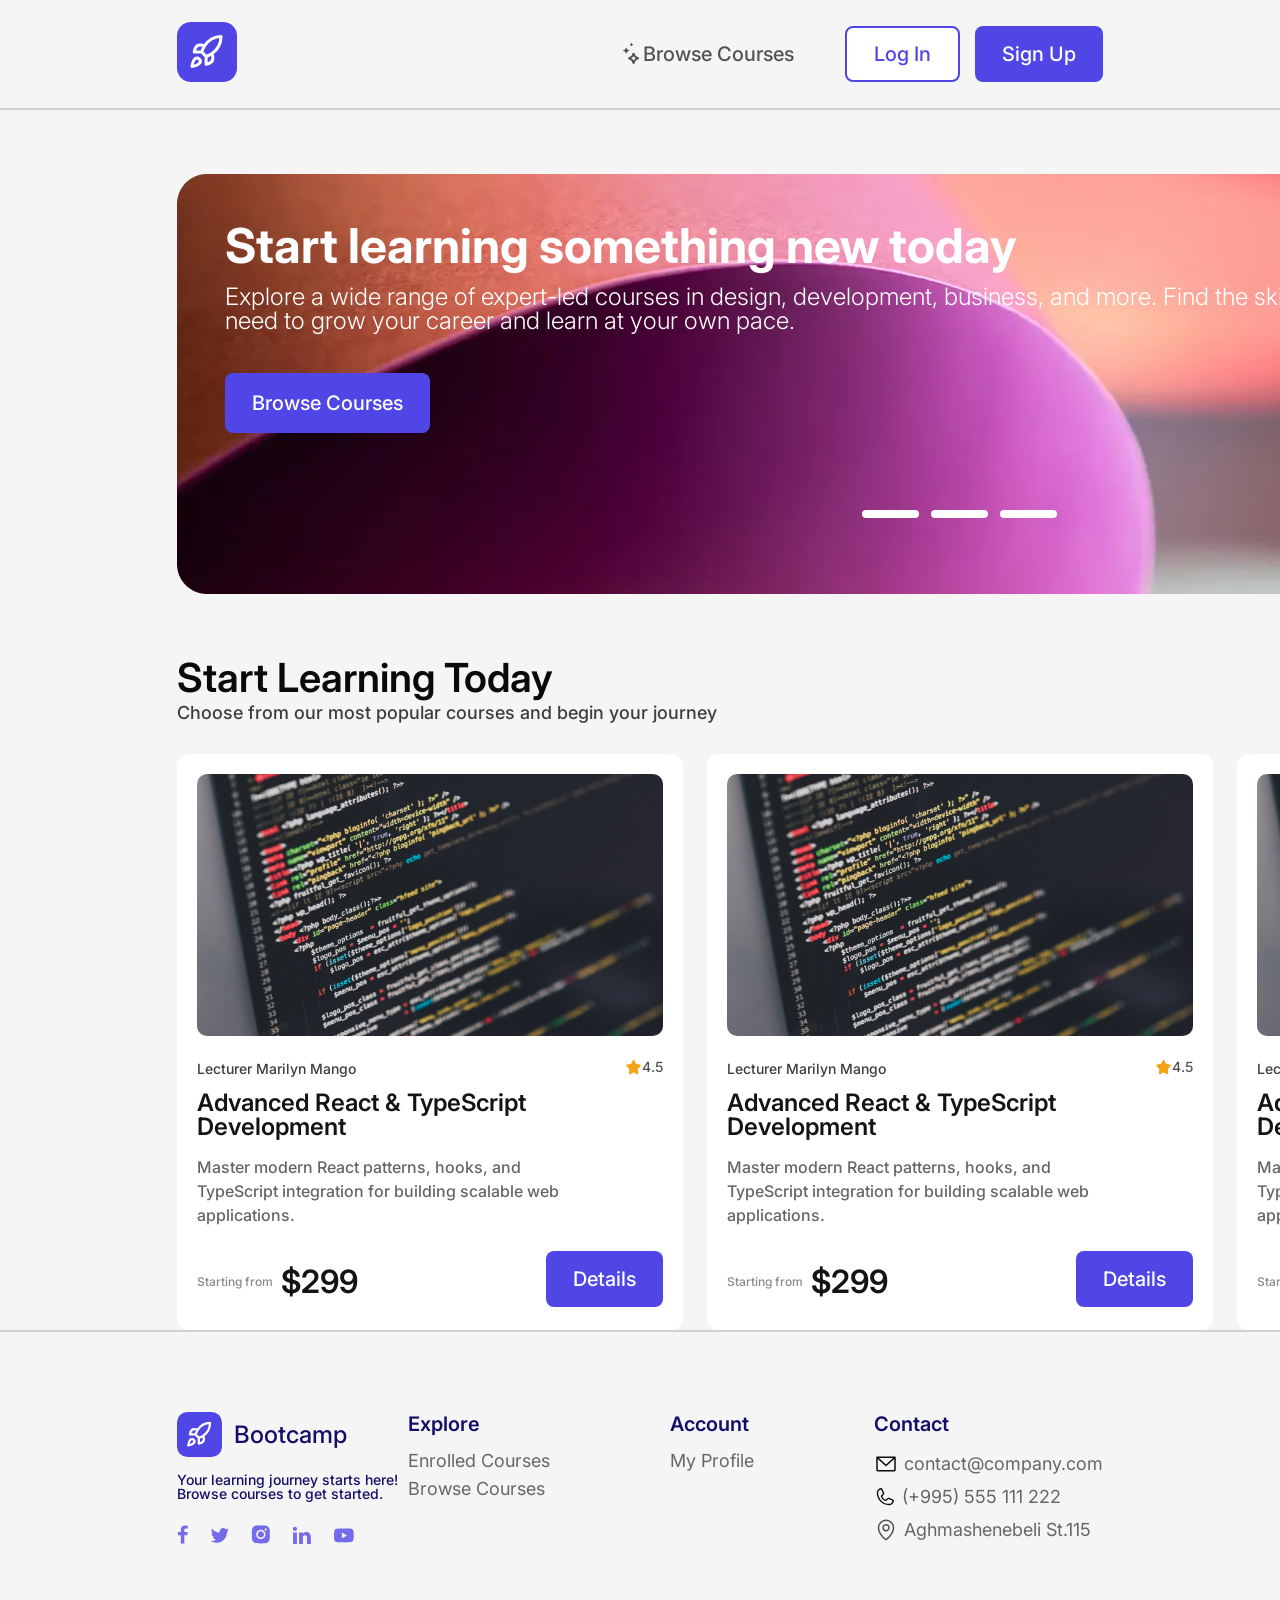
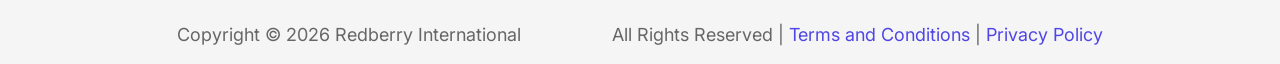
<file: pages/home/index.html>
<!doctype html>
<html lang="en">
  <head>
    <meta charset="UTF-8" />
    <meta name="viewport" content="width=device-width, initial-scale=1.0" />
    <link rel="preconnect" href="https://fonts.googleapis.com" />
    <link rel="preconnect" href="https://fonts.gstatic.com" crossorigin />
    <link
      href="https://fonts.googleapis.com/css2?family=Inter:ital,opsz,wght@0,14..32,100..900;1,14..32,100..900&family=Montserrat:ital,wght@0,100..900;1,100..900&display=swap"
      rel="stylesheet"
    />
    <link rel="stylesheet" href="style.css" />
    <title>redberry</title>
  </head>
  <body>
    <header>
      <nav>
        <a href="#">
          <svg
            width="60"
            height="60"
            viewBox="0 0 60 60"
            fill="none"
            xmlns="http://www.w3.org/2000/svg"
          >
            <rect width="60" height="60" rx="14" fill="#4F46E5" />
            <path
              d="M29.1282 34.5001L24.6667 29.8848M29.1282 34.5001C31.2056 33.6828 33.1984 32.652 35.0769 31.4232M29.1282 34.5001V42.1923C29.1282 42.1923 33.6344 41.3462 35.0769 39.1155C36.6831 36.6232 35.0769 31.4232 35.0769 31.4232M24.6667 29.8848C25.4581 27.7609 26.4546 25.725 27.641 23.808C29.3739 20.9418 31.7867 18.5819 34.6501 16.9528C37.5135 15.3237 40.7322 14.4794 44 14.5004C44 18.6849 42.84 26.0387 35.0769 31.4232M24.6667 29.8848L17.2308 29.8848C17.2308 29.8848 18.0487 25.2233 20.2051 23.731C22.6144 22.0695 27.641 23.731 27.641 23.731M17.9744 36.8078C15.7436 38.7462 15 44.5 15 44.5C15 44.5 20.5621 43.7308 22.4359 41.4231C23.4918 40.1308 23.4769 38.1462 22.3021 36.9463C21.724 36.3755 20.9625 36.0457 20.1638 36.0201C19.3651 35.9946 18.5854 36.2751 17.9744 36.8078Z"
              stroke="white"
              stroke-width="3"
              stroke-linecap="round"
              stroke-linejoin="round"
            />
          </svg>
        </a>

        <div class="nav-links">
          <a href="#" class="browse-courses-link">
            <div class="browse-courses">
              <svg
                width="21"
                height="25"
                viewBox="0 0 21 25"
                fill="none"
                xmlns="http://www.w3.org/2000/svg"
              >
                <path
                  d="M11.5723 11.0898C11.6488 11.4409 11.7309 11.7706 11.8232 12.0791C12.1308 13.1068 12.5574 13.9663 13.2334 14.6484C14.0546 15.4771 15.1528 15.9446 16.5537 16.2568C15.1528 16.5691 14.0546 17.0366 13.2334 17.8652C12.5575 18.5473 12.1308 19.407 11.8232 20.4346C11.7272 20.7556 11.6416 21.0997 11.5625 21.4668C11.4818 21.1049 11.3957 20.7662 11.2988 20.4502C10.9866 19.4318 10.5582 18.5847 9.88379 17.9111C9.20883 17.2371 8.36376 16.8131 7.35156 16.5078C7.07723 16.4251 6.78608 16.35 6.47754 16.2803C7.92999 15.9681 9.06485 15.4993 9.9082 14.6494C10.5847 13.9676 11.0117 13.108 11.3203 12.0801C11.413 11.7713 11.4954 11.4412 11.5723 11.0898ZM19.5098 15.8076H19.5068C19.5091 15.8073 19.5114 15.8069 19.5137 15.8066L19.5098 15.8076ZM4.18164 7.55957C4.29457 7.77278 4.43599 7.97475 4.61914 8.15625C4.83142 8.36652 5.07063 8.5218 5.32422 8.6416C5.0754 8.76131 4.84018 8.91326 4.63086 9.11621C4.45973 9.28216 4.32484 9.46504 4.21484 9.6582C4.10281 9.4501 3.96405 9.25294 3.78418 9.0752C3.56392 8.85762 3.31402 8.69822 3.0498 8.5752C3.30172 8.45787 3.5417 8.30917 3.75488 8.10742C3.93104 7.94066 4.06861 7.75548 4.18164 7.55957ZM9.50195 2.52539C9.53598 2.56115 9.5709 2.59494 9.60645 2.62695C9.56574 2.66227 9.5261 2.70011 9.4873 2.74023C9.47534 2.75261 9.46363 2.76577 9.45215 2.77832C9.44215 2.76758 9.43321 2.75573 9.42285 2.74512C9.38387 2.70516 9.34361 2.66795 9.30273 2.63281C9.34127 2.5984 9.37926 2.56224 9.41602 2.52344C9.43086 2.50776 9.44392 2.49055 9.45801 2.47461C9.47274 2.49124 9.4864 2.50904 9.50195 2.52539Z"
                  stroke="#525252"
                  stroke-width="2"
                />
              </svg>

              <span>Browse Courses</span>
            </div>
          </a>

          <div id="guest-zone">
            <button class="btn-login" id="openLoginBtn">Log In</button>
            <button class="btn-signup" id="openModalBtn">Sign Up</button>
          </div>

          <div id="user-zone" class="user-profile hidden">
            <a href="#" class="enrolled-courses-link">Enrolled Courses</a>
            <div class="user-avatar">
              <img
                src="../../assets/icons/Avatar.svg"
                alt="User Avatar"
                id="headerAvatar"
              />
            </div>
          </div>
        </div>
      </nav>
    </header>
    <hr class="xazi" />
    <main>
      <section class="img-section">
        <div class="img-section-container">
          <div class="img-section-text">
            <h1>Start learning something new today</h1>
            <p>
              Explore a wide range of expert-led courses in design, development,
              business, and more. Find the skills you <br />
              need to grow your career and learn at your own pace.
            </p>
            <button class="btn-Browse-Courses">Browse Courses</button>
          </div>
          <div class="xazebi">
            <span></span>
            <span></span>
            <span></span>
            <div class="arrows">
              <svg
                class="arrows-left"
                width="54"
                height="54"
                viewBox="0 0 54 54"
                fill="none"
                xmlns="http://www.w3.org/2000/svg"
              >
                <g opacity="0.7">
                  <path
                    d="M27 5.0625C22.6612 5.0625 18.4198 6.34911 14.8122 8.75964C11.2046 11.1702 8.3928 14.5963 6.7324 18.6049C5.07201 22.6134 4.63757 27.0243 5.48403 31.2798C6.3305 35.5353 8.41984 39.4441 11.4879 42.5122C14.5559 45.5802 18.4648 47.6695 22.7202 48.516C26.9757 49.3624 31.3866 48.928 35.3951 47.2676C39.4037 45.6072 42.8298 42.7954 45.2404 39.1878C47.6509 35.5802 48.9375 31.3388 48.9375 27C48.9314 21.1837 46.6181 15.6074 42.5054 11.4946C38.3926 7.38188 32.8163 5.06864 27 5.0625ZM27 45.5625C23.3287 45.5625 19.7398 44.4738 16.6872 42.4342C13.6346 40.3945 11.2554 37.4954 9.8505 34.1036C8.44554 30.7117 8.07794 26.9794 8.79418 23.3786C9.51042 19.7779 11.2783 16.4703 13.8743 13.8743C16.4704 11.2783 19.7779 9.51041 23.3786 8.79417C26.9794 8.07793 30.7117 8.44553 34.1036 9.85049C37.4954 11.2554 40.3945 13.6346 42.4342 16.6872C44.4738 19.7398 45.5625 23.3287 45.5625 27C45.5569 31.9214 43.5994 36.6396 40.1195 40.1195C36.6396 43.5994 31.9214 45.5569 27 45.5625ZM31.5689 19.7564L24.3232 27L31.5689 34.2436C31.7257 34.4004 31.8501 34.5865 31.9349 34.7914C32.0198 34.9962 32.0634 35.2158 32.0634 35.4375C32.0634 35.6592 32.0198 35.8788 31.9349 36.0836C31.8501 36.2885 31.7257 36.4746 31.5689 36.6314C31.4121 36.7882 31.226 36.9126 31.0211 36.9974C30.8163 37.0823 30.5967 37.1259 30.375 37.1259C30.1533 37.1259 29.9337 37.0823 29.7289 36.9974C29.524 36.9126 29.3379 36.7882 29.1811 36.6314L20.7436 28.1939C20.5867 28.0372 20.4622 27.8511 20.3773 27.6462C20.2924 27.4414 20.2487 27.2218 20.2487 27C20.2487 26.7782 20.2924 26.5586 20.3773 26.3538C20.4622 26.1489 20.5867 25.9628 20.7436 25.8061L29.1811 17.3686C29.3379 17.2118 29.524 17.0874 29.7289 17.0026C29.9337 16.9177 30.1533 16.8741 30.375 16.8741C30.5967 16.8741 30.8163 16.9177 31.0211 17.0026C31.226 17.0874 31.4121 17.2118 31.5689 17.3686C31.7257 17.5254 31.8501 17.7115 31.9349 17.9164C32.0198 18.1212 32.0634 18.3408 32.0634 18.5625C32.0634 18.7842 32.0198 19.0038 31.9349 19.2086C31.8501 19.4135 31.7257 19.5996 31.5689 19.7564Z"
                    fill="#C1BCBC"
                    fill-opacity="0.5"
                  />
                </g>
              </svg>

              <svg
                class="arrows-right"
                width="54"
                height="54"
                viewBox="0 0 54 54"
                fill="none"
                xmlns="http://www.w3.org/2000/svg"
              >
                <path
                  opacity="0.7"
                  d="M27 5.0625C22.6612 5.0625 18.4198 6.34911 14.8122 8.75964C11.2046 11.1702 8.3928 14.5963 6.7324 18.6049C5.07201 22.6134 4.63757 27.0243 5.48403 31.2798C6.3305 35.5353 8.41984 39.4441 11.4879 42.5122C14.5559 45.5802 18.4648 47.6695 22.7202 48.516C26.9757 49.3624 31.3866 48.928 35.3951 47.2676C39.4037 45.6072 42.8298 42.7954 45.2404 39.1878C47.6509 35.5802 48.9375 31.3388 48.9375 27C48.9314 21.1837 46.6181 15.6074 42.5054 11.4946C38.3926 7.38188 32.8163 5.06864 27 5.0625ZM27 45.5625C23.3287 45.5625 19.7398 44.4738 16.6872 42.4342C13.6346 40.3945 11.2554 37.4954 9.8505 34.1036C8.44554 30.7117 8.07794 26.9794 8.79418 23.3786C9.51042 19.7779 11.2783 16.4703 13.8743 13.8743C16.4704 11.2783 19.7779 9.51041 23.3786 8.79417C26.9794 8.07793 30.7117 8.44553 34.1036 9.85049C37.4954 11.2554 40.3945 13.6346 42.4342 16.6872C44.4738 19.7398 45.5625 23.3287 45.5625 27C45.5569 31.9214 43.5994 36.6396 40.1195 40.1195C36.6396 43.5994 31.9214 45.5569 27 45.5625ZM33.2564 25.8061C33.4133 25.9628 33.5378 26.1489 33.6227 26.3538C33.7076 26.5586 33.7513 26.7782 33.7513 27C33.7513 27.2218 33.7076 27.4414 33.6227 27.6462C33.5378 27.8511 33.4133 28.0372 33.2564 28.1939L24.8189 36.6314C24.6621 36.7882 24.476 36.9126 24.2711 36.9974C24.0663 37.0823 23.8467 37.1259 23.625 37.1259C23.4033 37.1259 23.1837 37.0823 22.9789 36.9974C22.774 36.9126 22.5879 36.7882 22.4311 36.6314C22.2743 36.4746 22.1499 36.2885 22.0651 36.0836C21.9802 35.8788 21.9366 35.6592 21.9366 35.4375C21.9366 35.2158 21.9802 34.9962 22.0651 34.7914C22.1499 34.5865 22.2743 34.4004 22.4311 34.2436L29.6768 27L22.4311 19.7564C22.1145 19.4398 21.9366 19.0103 21.9366 18.5625C21.9366 18.1147 22.1145 17.6852 22.4311 17.3686C22.7477 17.0519 23.1772 16.8741 23.625 16.8741C24.0728 16.8741 24.5023 17.0519 24.8189 17.3686L33.2564 25.8061Z"
                  fill="white"
                />
              </svg>
            </div>
          </div>
        </div>
      </section>

      <section class="cards-section">
        <h1>Start Learning Today</h1>
        <p>Choose from our most popular courses and begin your journey</p>
        <div class="card-wrapper">
          <div class="card">
            <div class="card-inside-wrapper">
              <img
                src="../../assets/images/269283b9163a230a81cd5602149953a8d051a0d1.jpg"
                alt="code"
              />
              <div class="star-rating">
                <p>Lecturer Marilyn Mango</p>
                <span>
                  <svg
                    width="18"
                    height="18"
                    viewBox="0 0 18 18"
                    fill="none"
                    xmlns="http://www.w3.org/2000/svg"
                  >
                    <path
                      d="M11.9023 5.51174C12.044 5.81362 12.3268 6.025 12.6565 6.07537L15.9454 6.57782C16.75 6.70075 17.0786 7.68212 16.5102 8.26471L14.0684 10.7673C13.8467 10.9945 13.7461 11.3134 13.7972 11.6267L14.365 15.1081C14.4993 15.9319 13.6248 16.5481 12.8943 16.1443L10.0454 14.5698C9.74435 14.4034 9.37893 14.4034 9.07789 14.5698L6.23007 16.144C5.49951 16.5479 4.62495 15.9318 4.75932 15.1079L5.32707 11.6267C5.37816 11.3134 5.27748 10.9945 5.05578 10.7673L2.61352 8.26479C2.04499 7.68223 2.37353 6.70073 3.1782 6.57782L6.46763 6.07537C6.79735 6.02501 7.08026 5.81356 7.22194 5.5116L8.65651 2.45414C9.01634 1.68722 10.1071 1.68715 10.467 2.454L11.9023 5.51174Z"
                      fill="#F4A316"
                    />
                  </svg>
                  4.5
                </span>
              </div>
              <div class="card-text">
                <h2>Advanced React & TypeScript Development</h2>
                <p>
                  Master modern React patterns, hooks, and <br />
                  TypeScript integration for building scalable web <br />
                  applications.
                </p>
              </div>
              <div class="card-footer">
                <p>Starting from <span>$299</span></p>
                <button class="card-footer-btn">Details</button>
              </div>
            </div>
          </div>
          <div class="card">
            <div class="card-inside-wrapper">
              <img
                src="../../assets/images/269283b9163a230a81cd5602149953a8d051a0d1.jpg"
                alt="code"
              />
              <div class="star-rating">
                <p>Lecturer Marilyn Mango</p>
                <span>
                  <svg
                    width="18"
                    height="18"
                    viewBox="0 0 18 18"
                    fill="none"
                    xmlns="http://www.w3.org/2000/svg"
                  >
                    <path
                      d="M11.9023 5.51174C12.044 5.81362 12.3268 6.025 12.6565 6.07537L15.9454 6.57782C16.75 6.70075 17.0786 7.68212 16.5102 8.26471L14.0684 10.7673C13.8467 10.9945 13.7461 11.3134 13.7972 11.6267L14.365 15.1081C14.4993 15.9319 13.6248 16.5481 12.8943 16.1443L10.0454 14.5698C9.74435 14.4034 9.37893 14.4034 9.07789 14.5698L6.23007 16.144C5.49951 16.5479 4.62495 15.9318 4.75932 15.1079L5.32707 11.6267C5.37816 11.3134 5.27748 10.9945 5.05578 10.7673L2.61352 8.26479C2.04499 7.68223 2.37353 6.70073 3.1782 6.57782L6.46763 6.07537C6.79735 6.02501 7.08026 5.81356 7.22194 5.5116L8.65651 2.45414C9.01634 1.68722 10.1071 1.68715 10.467 2.454L11.9023 5.51174Z"
                      fill="#F4A316"
                    />
                  </svg>
                  4.5
                </span>
              </div>
              <div class="card-text">
                <h2>Advanced React & TypeScript Development</h2>
                <p>
                  Master modern React patterns, hooks, and <br />
                  TypeScript integration for building scalable web <br />
                  applications.
                </p>
              </div>
              <div class="card-footer">
                <p>Starting from <span>$299</span></p>
                <button class="card-footer-btn">Details</button>
              </div>
            </div>
          </div>
          <div class="card">
            <div class="card-inside-wrapper">
              <img
                src="../../assets/images/269283b9163a230a81cd5602149953a8d051a0d1.jpg"
                alt="code"
              />
              <div class="star-rating">
                <p>Lecturer Marilyn Mango</p>
                <span>
                  <svg
                    width="18"
                    height="18"
                    viewBox="0 0 18 18"
                    fill="none"
                    xmlns="http://www.w3.org/2000/svg"
                  >
                    <path
                      d="M11.9023 5.51174C12.044 5.81362 12.3268 6.025 12.6565 6.07537L15.9454 6.57782C16.75 6.70075 17.0786 7.68212 16.5102 8.26471L14.0684 10.7673C13.8467 10.9945 13.7461 11.3134 13.7972 11.6267L14.365 15.1081C14.4993 15.9319 13.6248 16.5481 12.8943 16.1443L10.0454 14.5698C9.74435 14.4034 9.37893 14.4034 9.07789 14.5698L6.23007 16.144C5.49951 16.5479 4.62495 15.9318 4.75932 15.1079L5.32707 11.6267C5.37816 11.3134 5.27748 10.9945 5.05578 10.7673L2.61352 8.26479C2.04499 7.68223 2.37353 6.70073 3.1782 6.57782L6.46763 6.07537C6.79735 6.02501 7.08026 5.81356 7.22194 5.5116L8.65651 2.45414C9.01634 1.68722 10.1071 1.68715 10.467 2.454L11.9023 5.51174Z"
                      fill="#F4A316"
                    />
                  </svg>
                  4.5
                </span>
              </div>
              <div class="card-text">
                <h2>Advanced React & TypeScript Development</h2>
                <p>
                  Master modern React patterns, hooks, and <br />
                  TypeScript integration for building scalable web <br />
                  applications.
                </p>
              </div>
              <div class="card-footer">
                <p>Starting from <span>$299</span></p>
                <button class="card-footer-btn">Details</button>
              </div>
            </div>
          </div>
        </div>
      </section>
    </main>
    <hr class="xazi" />
    <footer>
      <div class="footer-wrapper">
        <div class="footer-left-side">
          <div class="footer-logo">
            <svg
              width="45"
              height="45"
              viewBox="0 0 60 60"
              fill="none"
              xmlns="http://www.w3.org/2000/svg"
            >
              <rect width="60" height="60" rx="14" fill="#4F46E5" />
              <path
                d="M29.1282 34.5001L24.6667 29.8848M29.1282 34.5001C31.2056 33.6828 33.1984 32.652 35.0769 31.4232M29.1282 34.5001V42.1923C29.1282 42.1923 33.6344 41.3462 35.0769 39.1155C36.6831 36.6232 35.0769 31.4232 35.0769 31.4232M24.6667 29.8848C25.4581 27.7609 26.4546 25.725 27.641 23.808C29.3739 20.9418 31.7867 18.5819 34.6501 16.9528C37.5135 15.3237 40.7322 14.4794 44 14.5004C44 18.6849 42.84 26.0387 35.0769 31.4232M24.6667 29.8848L17.2308 29.8848C17.2308 29.8848 18.0487 25.2233 20.2051 23.731C22.6144 22.0695 27.641 23.731 27.641 23.731M17.9744 36.8078C15.7436 38.7462 15 44.5 15 44.5C15 44.5 20.5621 43.7308 22.4359 41.4231C23.4918 40.1308 23.4769 38.1462 22.3021 36.9463C21.724 36.3755 20.9625 36.0457 20.1638 36.0201C19.3651 35.9946 18.5854 36.2751 17.9744 36.8078Z"
                stroke="white"
                stroke-width="3"
                stroke-linecap="round"
                stroke-linejoin="round"
              />
            </svg>
            <span> Bootcamp </span>
          </div>
          <p>
            Your learning journey starts here! <br />
            Browse courses to get started.
          </p>
          <div class="footer-social-links">
            <a href="https://www.facebook.com/" target="_blank">
              <svg
                width="11"
                height="19"
                viewBox="0 0 11 19"
                fill="none"
                xmlns="http://www.w3.org/2000/svg"
              >
                <path
                  d="M7.31339 18.3945V10.1839H10.2081L10.6415 6.98403H7.31331V4.94106C7.31331 4.01463 7.58348 3.38332 8.97893 3.38332L10.7586 3.38252V0.520603C10.4508 0.481677 9.39429 0.394531 8.16531 0.394531C5.59929 0.394531 3.84255 1.88571 3.84255 4.62426V6.98403H0.94043V10.1839H3.84255V18.3945H7.31339V18.3945Z"
                  fill="#736BEA"
                />
              </svg>
            </a>
            <a href="https://x.com/" target="_blank">
              <svg
                width="19"
                height="15"
                viewBox="0 0 19 15"
                fill="none"
                xmlns="http://www.w3.org/2000/svg"
              >
                <path
                  d="M12.8767 0.0969917V0.09375H13.7207L14.029 0.155342C14.2346 0.195328 14.4213 0.24773 14.589 0.312564C14.7567 0.377397 14.9191 0.453042 15.0759 0.539481C15.2328 0.625921 15.3751 0.713997 15.5028 0.803678C15.6294 0.89229 15.743 0.986298 15.8437 1.0857C15.9432 1.1862 16.0985 1.21213 16.3095 1.1635C16.5205 1.11488 16.7477 1.04734 16.9912 0.9609C17.2346 0.87446 17.4754 0.77721 17.7135 0.669149C17.9515 0.561087 18.0965 0.492477 18.1485 0.463302C18.1993 0.433057 18.2264 0.416848 18.2296 0.414676L18.2328 0.409814L18.2491 0.40171L18.2653 0.393606L18.2815 0.385501L18.2978 0.377397L18.301 0.372535L18.3059 0.369293L18.3108 0.366051L18.314 0.361189L18.3302 0.356326L18.3465 0.353085L18.3432 0.377397L18.3383 0.40171L18.3302 0.426022L18.3221 0.450335L18.314 0.466543L18.3059 0.482752L18.2978 0.507064C18.2924 0.523273 18.287 0.544879 18.2815 0.571898C18.2761 0.598917 18.2247 0.706963 18.1273 0.896066C18.03 1.08517 17.9082 1.27696 17.7621 1.47146C17.6161 1.66597 17.4851 1.81291 17.3694 1.91233C17.2525 2.01283 17.1751 2.08306 17.1373 2.12304C17.0994 2.1641 17.0534 2.20191 16.9993 2.2365L16.9181 2.28999L16.9019 2.29809L16.8857 2.3062L16.8824 2.31106L16.8776 2.3143L16.8727 2.31754L16.8694 2.32241L16.8532 2.33051L16.837 2.33861L16.8338 2.34348L16.8289 2.34672L16.824 2.34996L16.8208 2.35482L16.8175 2.35969L16.8126 2.36293L16.8078 2.36617L16.8045 2.37103H16.8857L17.3401 2.27378C17.6431 2.20895 17.9326 2.13061 18.2085 2.03876L18.6467 1.89288L18.6954 1.87667L18.7198 1.86857L18.736 1.86047L18.7522 1.85236L18.7685 1.84426L18.7847 1.83615L18.8171 1.83129L18.8496 1.82805V1.86047L18.8415 1.86371L18.8334 1.86857L18.8301 1.87343L18.8253 1.87667L18.8204 1.87992L18.8171 1.88478L18.8139 1.88964L18.809 1.89288L18.8042 1.89612L18.8009 1.90099L18.7977 1.90585L18.7928 1.90909L18.7847 1.9253L18.7766 1.94151L18.7717 1.94475C18.7695 1.94799 18.7008 2.03983 18.5656 2.22029C18.4303 2.40183 18.3573 2.49366 18.3465 2.49584C18.3356 2.49908 18.3205 2.51529 18.301 2.54446C18.2826 2.57471 18.1679 2.6952 17.9569 2.90591C17.7459 3.11662 17.5393 3.30408 17.3369 3.46834C17.1335 3.63367 17.0307 3.83681 17.0285 4.07778C17.0253 4.31766 17.0128 4.58889 16.9912 4.89144C16.9695 5.194 16.929 5.52086 16.8694 5.87205C16.8099 6.22324 16.718 6.62034 16.5935 7.06337C16.4691 7.50639 16.3176 7.93862 16.1391 8.36004C15.9605 8.78146 15.7739 9.15965 15.5791 9.49463C15.3843 9.82961 15.2058 10.1133 15.0435 10.3456C14.8812 10.5779 14.7162 10.7967 14.5484 11.002C14.3807 11.2073 14.1687 11.4386 13.9122 11.6957C13.6547 11.9518 13.514 12.0923 13.4902 12.1171C13.4653 12.1409 13.3593 12.2295 13.1721 12.383C12.986 12.5375 12.7858 12.692 12.5715 12.8465C12.3584 13 12.1625 13.128 11.984 13.2307C11.8054 13.3333 11.5901 13.4505 11.338 13.5824C11.087 13.7153 10.8153 13.8385 10.5232 13.9519C10.231 14.0654 9.92265 14.1708 9.59803 14.268C9.27341 14.3653 8.95962 14.4409 8.65664 14.4949C8.35368 14.5489 8.01012 14.5949 7.62598 14.6327L7.04979 14.6894V14.6975H5.99479V14.6894L5.85682 14.6813C5.76486 14.6759 5.68911 14.6705 5.62959 14.6651C5.57009 14.6597 5.34555 14.63 4.95601 14.576C4.56647 14.5219 4.2608 14.4679 4.03897 14.4139C3.81716 14.3599 3.48712 14.2572 3.04889 14.1059C2.61066 13.9546 2.23572 13.8017 1.92409 13.6472C1.61355 13.4938 1.41878 13.3965 1.33978 13.3555C1.26187 13.3155 1.17423 13.2658 1.07684 13.2064L0.930764 13.1172L0.927534 13.1123L0.922648 13.1091L0.917779 13.1059L0.914533 13.101L0.898302 13.0929L0.882071 13.0848L0.878841 13.0799L0.873956 13.0767L0.869086 13.0734L0.86584 13.0686L0.86261 13.0637L0.857725 13.0605H0.849609V13.0281L0.86584 13.0313L0.882071 13.0362L0.95511 13.0443C1.0038 13.0497 1.13636 13.0578 1.35277 13.0686C1.56919 13.0794 1.79911 13.0794 2.04258 13.0686C2.28604 13.0578 2.53492 13.0335 2.78919 12.9956C3.04348 12.9578 3.34375 12.893 3.69001 12.8011C4.03627 12.7093 4.3544 12.6002 4.6444 12.4737C4.9333 12.3462 5.13888 12.2511 5.26117 12.1885C5.38235 12.1269 5.56738 12.0123 5.81625 11.8448L6.18956 11.5936L6.1928 11.5888L6.19767 11.5855L6.20256 11.5823L6.20579 11.5774L6.20903 11.5725L6.2139 11.5693L6.21879 11.5661L6.22202 11.5612L6.23825 11.5563L6.25448 11.5531L6.25772 11.5369L6.26259 11.5207L6.26748 11.5174L6.27071 11.5126L6.14086 11.5045C6.0543 11.4991 5.97044 11.4937 5.88928 11.4883C5.80813 11.4829 5.68099 11.4586 5.50786 11.4153C5.33474 11.3721 5.14809 11.3073 4.9479 11.2208C4.74772 11.1344 4.55295 11.0317 4.36359 10.9129C4.17424 10.794 4.03735 10.6951 3.95295 10.6162C3.86963 10.5384 3.76142 10.4282 3.62833 10.2856C3.49632 10.1419 3.38162 9.99438 3.28424 9.84311C3.18685 9.69183 3.0938 9.5173 3.00508 9.31958L2.87035 9.02458L2.86223 9.00027L2.85412 8.97596L2.84925 8.95975L2.846 8.94354L2.87035 8.94678L2.8947 8.95164L3.07323 8.97596C3.19227 8.99217 3.37893 8.99756 3.6332 8.99217C3.88749 8.98677 4.06332 8.97596 4.1607 8.95975C4.25809 8.94354 4.3176 8.93273 4.33924 8.92733L4.3717 8.91923L4.41228 8.91112L4.45286 8.90302L4.4561 8.89816L4.46097 8.89492L4.46586 8.89167L4.46909 8.88681L4.43662 8.87871L4.40416 8.8706L4.3717 8.8625L4.33924 8.85439L4.30678 8.84629C4.28514 8.84089 4.24728 8.83008 4.19316 8.81387C4.13906 8.79767 3.99299 8.73823 3.75493 8.63558C3.51689 8.53293 3.32752 8.43298 3.18685 8.33573C3.04583 8.23819 2.91137 8.13153 2.78433 8.01642C2.65772 7.89972 2.51869 7.74952 2.36719 7.56583C2.21571 7.38214 2.08046 7.16872 1.96142 6.92559C1.8424 6.68247 1.75313 6.45015 1.69361 6.22863C1.63433 6.00842 1.59522 5.78327 1.57677 5.55598L1.54754 5.21561L1.56377 5.21885L1.58 5.22371L1.59623 5.23182L1.61246 5.23992L1.62869 5.24802L1.64492 5.25613L1.8965 5.36959C2.06423 5.44523 2.27252 5.51007 2.52139 5.56409C2.77027 5.61811 2.91904 5.64784 2.96773 5.65323L3.04077 5.66134H3.18685L3.18362 5.65648L3.17873 5.65323L3.17387 5.64999L3.17062 5.64513L3.16739 5.64027L3.1625 5.63703L3.15763 5.63378L3.15439 5.62892L3.13816 5.62082L3.12193 5.61271L3.1187 5.60785L3.11381 5.60461L3.10894 5.60137L3.1057 5.5965L3.08947 5.5884L3.07323 5.5803L3.07 5.57543C3.06676 5.57326 3.02022 5.53869 2.9304 5.4717C2.84167 5.40362 2.74862 5.31556 2.65123 5.2075C2.55385 5.09944 2.45646 4.98598 2.35908 4.86713C2.26151 4.748 2.17461 4.62054 2.09938 4.48623C2.02365 4.35116 1.94357 4.17934 1.85917 3.9708C1.77585 3.76333 1.71255 3.55425 1.66927 3.34354C1.626 3.13283 1.60165 2.92482 1.59623 2.71951C1.59082 2.5142 1.59623 2.33861 1.61246 2.19274C1.62869 2.04686 1.66115 1.88207 1.70984 1.69838C1.75854 1.51469 1.82888 1.32019 1.92084 1.11488L2.05881 0.80692L2.06692 0.782607L2.07504 0.758295L2.07992 0.755053L2.08315 0.750191L2.0864 0.745328L2.09127 0.742086L2.09615 0.745328L2.09938 0.750191L2.10263 0.755053L2.1075 0.758295L2.11238 0.761536L2.11561 0.766399L2.11886 0.771261L2.12373 0.774503L2.13185 0.790712L2.13996 0.80692L2.14485 0.810162L2.14808 0.815024L2.36719 1.05815C2.51327 1.22023 2.6864 1.40123 2.88658 1.60113C3.08677 1.80103 3.19768 1.90476 3.21931 1.91233C3.24096 1.92097 3.268 1.94582 3.30047 1.98689C3.33293 2.02688 3.44114 2.12251 3.62508 2.27378C3.80904 2.42505 4.0498 2.60066 4.34736 2.80055C4.64493 3.00045 4.97495 3.19766 5.33744 3.39216C5.69994 3.58666 6.08948 3.76225 6.50606 3.91893C6.92265 4.07562 7.21481 4.17827 7.38252 4.22689C7.55025 4.27552 7.83699 4.33765 8.24276 4.41329C8.64853 4.48894 8.95422 4.53756 9.1598 4.55917C9.36539 4.58077 9.50607 4.5932 9.5818 4.59645L9.69542 4.59969L9.69219 4.57538L9.6873 4.55106L9.65484 4.34846C9.6332 4.21339 9.62238 4.02429 9.62238 3.78116C9.62238 3.53804 9.64132 3.31383 9.67919 3.10851C9.71707 2.9032 9.77388 2.6952 9.84961 2.48449C9.92536 2.27378 9.99949 2.10466 10.072 1.97717C10.1456 1.85074 10.2419 1.70649 10.3609 1.5444C10.4799 1.38232 10.6341 1.21484 10.8235 1.04194C11.0128 0.869047 11.2292 0.715067 11.4727 0.580002C11.7162 0.444938 11.9407 0.342274 12.1463 0.272042C12.3519 0.201811 12.525 0.155877 12.6657 0.134271C12.8063 0.112665 12.8767 0.100233 12.8767 0.0969917Z"
                  fill="#736BEA"
                />
              </svg>
            </a>
            <a href="https://www.instagram.com/" target="_blank">
              <svg
                width="19"
                height="19"
                viewBox="0 0 19 19"
                fill="none"
                xmlns="http://www.w3.org/2000/svg"
              >
                <path
                  d="M9.84961 0.394531C13.4447 0.394531 15.2424 0.394336 16.5371 1.25098C17.1153 1.63353 17.6106 2.12887 17.9932 2.70703C18.8498 4.00176 18.8496 5.79946 18.8496 9.39453C18.8496 12.9896 18.8498 14.7873 17.9932 16.082C17.6106 16.6602 17.1153 17.1555 16.5371 17.5381C15.2424 18.3947 13.4447 18.3945 9.84961 18.3945C6.25454 18.3945 4.45684 18.3947 3.16211 17.5381C2.58395 17.1555 2.08861 16.6602 1.70605 16.082C0.849414 14.7873 0.849609 12.9896 0.849609 9.39453C0.849609 5.79946 0.849414 4.00176 1.70605 2.70703C2.08861 2.12887 2.58395 1.63353 3.16211 1.25098C4.45684 0.394336 6.25454 0.394531 9.84961 0.394531ZM9.84961 4.73438C7.27643 4.73438 5.19065 6.82042 5.19043 9.39355C5.19043 11.9669 7.27629 14.0537 9.84961 14.0537C12.4229 14.0536 14.5088 11.9668 14.5088 9.39355C14.5086 6.82048 12.4227 4.73446 9.84961 4.73438ZM9.84961 6.31055C11.5521 6.31063 12.9324 7.6911 12.9326 9.39355C12.9326 11.0962 11.5522 12.4765 9.84961 12.4766C8.14691 12.4766 6.7666 11.0963 6.7666 9.39355C6.76682 7.69105 8.14705 6.31055 9.84961 6.31055ZM14.6934 3.40625C14.0888 3.40625 13.5978 3.89645 13.5977 4.50098C13.5977 5.10563 14.0887 5.5957 14.6934 5.5957C15.2978 5.59545 15.7881 5.10547 15.7881 4.50098C15.7879 3.89661 15.2977 3.40651 14.6934 3.40625Z"
                  fill="#736BEA"
                />
              </svg>
            </a>
            <a href="https://www.linkedin.com/" target="_blank">
              <svg
                width="19"
                height="18"
                viewBox="0 0 19 18"
                fill="none"
                xmlns="http://www.w3.org/2000/svg"
              >
                <path
                  d="M0.849609 2.81556C0.849609 2.23835 1.05232 1.76216 1.45772 1.38699C1.86312 1.0118 2.39016 0.824219 3.0388 0.824219C3.67587 0.824219 4.1913 1.00891 4.58513 1.37833C4.99053 1.75928 5.19324 2.25566 5.19324 2.86751C5.19324 3.42162 4.99633 3.88337 4.6025 4.25279C4.19711 4.63374 3.66428 4.82422 3.00405 4.82422H2.98668C2.3496 4.82422 1.83417 4.63374 1.44034 4.25279C1.04651 3.87184 0.849609 3.39275 0.849609 2.81556ZM1.07548 17.9671V6.39997H4.93262V17.9671H1.07548ZM7.06969 17.9671H10.9268V11.5082C10.9268 11.1041 10.9732 10.7925 11.0658 10.5731C11.228 10.1806 11.4741 9.84873 11.8042 9.57746C12.1344 9.30617 12.5484 9.17054 13.0465 9.17054C14.3438 9.17054 14.9925 10.0421 14.9925 11.7853V17.9671H18.8496V11.335C18.8496 9.62652 18.4442 8.33071 17.6334 7.44759C16.8226 6.56448 15.7512 6.12292 14.4191 6.12292C12.9249 6.12292 11.7608 6.76361 10.9268 8.04499V8.07963H10.9095L10.9268 8.04499V6.39997H7.06969C7.09285 6.76938 7.10444 7.918 7.10444 9.84586C7.10444 11.7737 7.09285 14.4808 7.06969 17.9671Z"
                  fill="#736BEA"
                />
              </svg>
            </a>
            <a href="https://www.youtube.com/" target="_blank">
              <svg
                width="21"
                height="15"
                viewBox="0 0 21 15"
                fill="none"
                xmlns="http://www.w3.org/2000/svg"
              >
                <path
                  d="M11.2879 14.3747L7.22568 14.2988C5.91044 14.2723 4.59191 14.3251 3.30246 14.051C1.34089 13.6415 1.20193 11.6336 1.05652 9.94939C0.856153 7.58155 0.933719 5.17074 1.31183 2.82266C1.52528 1.50514 2.36532 0.718973 3.6644 0.633423C8.04975 0.322948 12.4643 0.359743 16.8399 0.50459C17.302 0.517869 17.7673 0.590445 18.223 0.673056C20.4723 1.07597 20.5271 3.35137 20.673 5.26683C20.8184 7.20205 20.757 9.14721 20.479 11.0693C20.2561 12.6607 19.8295 13.9952 18.0291 14.124C15.7733 14.2925 13.5693 14.4281 11.3072 14.3849C11.3073 14.3747 11.2943 14.3747 11.2879 14.3747ZM8.8997 10.3457C10.5996 9.34831 12.2671 8.36752 13.9573 7.3768C12.2542 6.37939 10.5899 5.3986 8.8997 4.40788V10.3457Z"
                  fill="#736BEA"
                />
              </svg>
            </a>
          </div>
        </div>
        <div class="footer-right-side">
          <div class="footer-column">
            <h4>Explore</h4>
            <ul>
              <li><a href="#">Enrolled Courses</a></li>
              <li><a href="#">Browse Courses</a></li>
            </ul>
          </div>

          <div class="footer-column">
            <h4>Account</h4>
            <ul>
              <li><a href="#">My Profile</a></li>
            </ul>
          </div>

          <div class="footer-column">
            <h4>Contact</h4>
            <ul>
              <li>
                <svg
                  width="24"
                  height="24"
                  viewBox="0 0 24 24"
                  fill="none"
                  xmlns="http://www.w3.org/2000/svg"
                >
                  <path
                    d="M21 4.5H3C2.80109 4.5 2.61032 4.57902 2.46967 4.71967C2.32902 4.86032 2.25 5.05109 2.25 5.25V18C2.25 18.3978 2.40804 18.7794 2.68934 19.0607C2.97064 19.342 3.35218 19.5 3.75 19.5H20.25C20.6478 19.5 21.0294 19.342 21.3107 19.0607C21.592 18.7794 21.75 18.3978 21.75 18V5.25C21.75 5.05109 21.671 4.86032 21.5303 4.71967C21.3897 4.57902 21.1989 4.5 21 4.5ZM19.0716 6L12 12.4828L4.92844 6H19.0716ZM20.25 18H3.75V6.95531L11.4928 14.0531C11.6312 14.1801 11.8122 14.2506 12 14.2506C12.1878 14.2506 12.3688 14.1801 12.5072 14.0531L20.25 6.95531V18Z"
                    fill="#0A0A0A"
                  />
                </svg>

                <a href="mailto:contact@company.com">contact@company.com</a>
              </li>
              <li>
                <svg
                  width="22"
                  height="22"
                  viewBox="0 0 22 22"
                  fill="none"
                  xmlns="http://www.w3.org/2000/svg"
                >
                  <path
                    d="M19.1099 13.6175L15.0614 11.8033L15.0502 11.7982C14.8401 11.7083 14.6108 11.6722 14.3832 11.6932C14.1555 11.7142 13.9367 11.7917 13.7466 11.9185C13.7242 11.9333 13.7027 11.9494 13.6821 11.9666L11.5904 13.7498C10.2652 13.1062 8.89711 11.7483 8.25344 10.4404L10.0392 8.31686C10.0564 8.29537 10.0727 8.27389 10.0882 8.25069C10.2123 8.06102 10.2876 7.84362 10.3074 7.61782C10.3272 7.39202 10.2909 7.16483 10.2016 6.95647V6.94615L8.38234 2.89076C8.26439 2.61857 8.06156 2.39182 7.80414 2.24437C7.54673 2.09693 7.24853 2.03668 6.95406 2.07264C5.78958 2.22587 4.7207 2.79775 3.94705 3.68147C3.1734 4.56519 2.74789 5.70031 2.75 6.87483C2.75 13.6983 8.30156 19.2498 15.125 19.2498C16.2995 19.2519 17.4346 18.8264 18.3184 18.0528C19.2021 17.2791 19.774 16.2102 19.9272 15.0458C19.9632 14.7514 19.9031 14.4533 19.7558 14.1959C19.6085 13.9385 19.382 13.7356 19.1099 13.6175ZM15.125 17.8748C12.2086 17.8716 9.41255 16.7117 7.35034 14.6495C5.28813 12.5873 4.12818 9.79123 4.125 6.87483C4.12177 6.03564 4.42411 5.22396 4.97555 4.59139C5.527 3.95881 6.28985 3.54859 7.12164 3.43733C7.1213 3.44076 7.1213 3.44421 7.12164 3.44764L8.92633 7.4867L7.15 9.61279C7.13197 9.63354 7.11559 9.65567 7.10102 9.67897C6.97169 9.87741 6.89583 10.1059 6.88077 10.3423C6.86571 10.5787 6.91198 10.8149 7.01508 11.0282C7.79367 12.6206 9.39813 14.213 11.0077 14.9908C11.2225 15.0929 11.4602 15.1376 11.6974 15.1204C11.9347 15.1032 12.1634 15.0248 12.3612 14.8928C12.3833 14.8779 12.4045 14.8619 12.4248 14.8447L14.514 13.0623L18.553 14.8713C18.553 14.8713 18.5599 14.8713 18.5625 14.8713C18.4526 15.7043 18.043 16.4687 17.4103 17.0215C16.7776 17.5743 15.9652 17.8777 15.125 17.8748Z"
                    fill="#0A0A0A"
                  />
                </svg>

                <a href="tel:+995555111222">(+995) 555 111 222</a>
              </li>
              <li>
                <svg
                  width="24"
                  height="24"
                  viewBox="0 0 24 24"
                  fill="none"
                  xmlns="http://www.w3.org/2000/svg"
                >
                  <path
                    d="M12 6C11.2583 6 10.5333 6.21993 9.91661 6.63199C9.29993 7.04404 8.81928 7.62971 8.53545 8.31494C8.25162 9.00016 8.17736 9.75416 8.32205 10.4816C8.46675 11.209 8.8239 11.8772 9.34835 12.4017C9.8728 12.9261 10.541 13.2833 11.2684 13.4279C11.9958 13.5726 12.7498 13.4984 13.4351 13.2145C14.1203 12.9307 14.706 12.4501 15.118 11.8334C15.5301 11.2167 15.75 10.4917 15.75 9.75C15.75 8.75544 15.3549 7.80161 14.6517 7.09835C13.9484 6.39509 12.9946 6 12 6ZM12 12C11.555 12 11.12 11.868 10.75 11.6208C10.38 11.3736 10.0916 11.0222 9.92127 10.611C9.75097 10.1999 9.70642 9.7475 9.79323 9.31105C9.88005 8.87459 10.0943 8.47368 10.409 8.15901C10.7237 7.84434 11.1246 7.63005 11.561 7.54323C11.9975 7.45642 12.4499 7.50097 12.861 7.67127C13.2722 7.84157 13.6236 8.12996 13.8708 8.49997C14.118 8.86998 14.25 9.30499 14.25 9.75C14.25 10.3467 14.0129 10.919 13.591 11.341C13.169 11.7629 12.5967 12 12 12ZM12 1.5C9.81273 1.50248 7.71575 2.37247 6.16911 3.91911C4.62247 5.46575 3.75248 7.56273 3.75 9.75C3.75 12.6938 5.11031 15.8138 7.6875 18.7734C8.84552 20.1108 10.1489 21.3151 11.5734 22.3641C11.6995 22.4524 11.8498 22.4998 12.0037 22.4998C12.1577 22.4998 12.308 22.4524 12.4341 22.3641C13.856 21.3147 15.1568 20.1104 16.3125 18.7734C18.8859 15.8138 20.25 12.6938 20.25 9.75C20.2475 7.56273 19.3775 5.46575 17.8309 3.91911C16.2843 2.37247 14.1873 1.50248 12 1.5ZM12 20.8125C10.4503 19.5938 5.25 15.1172 5.25 9.75C5.25 7.95979 5.96116 6.2429 7.22703 4.97703C8.4929 3.71116 10.2098 3 12 3C13.7902 3 15.5071 3.71116 16.773 4.97703C18.0388 6.2429 18.75 7.95979 18.75 9.75C18.75 15.1153 13.5497 19.5938 12 20.8125Z"
                    fill="#525252"
                  />
                </svg>
                <a href="#">Aghmashenebeli St.115</a>
              </li>
            </ul>
          </div>
        </div>
      </div>
      <div class="footer-bottom">
        <p class="footer-bottom-left-text">
          Copyright © 2026 Redberry International
        </p>
        <p class="footer-bottom-right-text">
          <span>All Rights Reserved</span> <span>|</span> Terms and Conditions
          <span>|</span> Privacy Policy
        </p>
      </div>
    </footer>

    <!-- რეგისტრაციის მოდალი -->

    <div id="signupModal" class="modal-overlay">
      <div class="modal-content">
        <div class="modal-header">
          <button id="backBtn" class="hidden">
            <img src="../../assets/icons/weui_arrow-outlined.svg" alt="Back" />
          </button>
          <button id="closeModal">
            <img src="../../assets/icons/ic_round-close.svg" alt="Close" />
          </button>
        </div>

        <div class="modal-title">
          <h2 id="stepTitle">Create Account</h2>
          <p id="stepSubtitle">Join and start learning today</p>
        </div>

        <div class="progress-bar">
          <span class="line active"></span>
          <span class="line"></span>
          <span class="line"></span>
        </div>

        <form id="signupForm" novalidate>
          <div class="form-step step-1 active">
            <div class="input-group">
              <label>Email*</label>
              <input
                type="email"
                id="email"
                placeholder="you@example.com"
                required
              />
              <span class="error-msg"></span>
            </div>
            <button type="button" class="primary-btn next-btn">Next</button>
          </div>

          <div class="form-step step-2">
            <div class="input-group">
              <label>Password*</label>
              <div class="password-wrapper">
                <input
                  type="password"
                  id="password"
                  placeholder="Password"
                  required
                />
                <img
                  src="../../assets/icons/Icon Set=eye open.svg"
                  class="toggle-password"
                  data-target="password"
                  alt="Toggle Password"
                />
              </div>
              <span class="error-msg"></span>
            </div>

            <div class="input-group">
              <label>Confirm Password*</label>
              <div class="password-wrapper">
                <input
                  type="password"
                  id="confirmPassword"
                  placeholder="Confirm Password"
                  required
                />
                <img
                  src="../../assets/icons/Icon Set=eye closed.svg"
                  class="toggle-password"
                  data-target="confirmPassword"
                  alt="Toggle Password"
                />
              </div>
              <span class="error-msg"></span>
            </div>

            <button type="button" class="primary-btn next-btn">Next</button>
          </div>

          <div class="form-step step-3">
            <div class="input-group">
              <label>Username*</label>
              <input
                type="text"
                id="username"
                placeholder="Username"
                required
              />
              <span class="error-msg"></span>
            </div>
            <div class="upload-avatar">
              <label>Upload Avatar</label>
              <div class="upload-dropzone" id="dropzone">
                <input type="file" id="avatarInput" hidden accept="image/*" />
                <img src="../../assets/icons/Icon upload.svg" alt="" />
                <p id="uploadText">Drag and drop or <span>Upload file</span></p>
              </div>
            </div>
            <button type="submit" class="primary-btn">Sign Up</button>
          </div>
        </form>
        <div class="modal-footer">
          <div class="or-divider"><span>or</span></div>
          <p>
            Already have an account? <a href="#" id="switchToLogin">Log In</a>
          </p>
        </div>
      </div>
    </div>

    <!-- ლოგინის მოდალი -->

    <div id="loginModal" class="modal-overlay">
      <div class="modal-content">
        <div class="modal-header">
          <div></div>
          <button id="closeLoginModal">
            <img src="../../assets/icons/ic_round-close.svg" alt="Close" />
          </button>
        </div>

        <div class="modal-title">
          <h2>Welcome Back</h2>
          <p>Log in to your account to continue</p>
        </div>

        <form id="loginForm" novalidate>
          <div class="input-group">
            <label>Email*</label>
            <input
              type="email"
              id="loginEmail"
              placeholder="you@example.com"
              required
            />
            <span class="error-msg"></span>
          </div>

          <div class="input-group">
            <label>Password*</label>
            <div class="password-wrapper">
              <input
                type="password"
                id="loginPassword"
                placeholder="Password"
                required
              />
              <img
                src="../../assets/icons/Icon Set=eye closed.svg"
                class="toggle-password"
                data-target="loginPassword"
                alt="Toggle"
              />
            </div>
            <span class="error-msg"></span>
          </div>

          <button type="submit" class="primary-btn">Log In</button>
        </form>

        <div class="modal-footer">
          <div class="or-divider"><span>or</span></div>
          <p>
            Don't have an account? <a href="#" id="switchToSignup">Sign Up</a>
          </p>
        </div>
      </div>
    </div>

    <!-- ავატარის მოდალი  -->

    <div id="profileModal" class="modal-overlay" style="display: none">
      <div class="modal-content">
        <div class="modal-header">
          <div style="width: 24px"></div>
          <button id="closeProfileModal">
            <img src="../../assets/icons/ic_round-close.svg" alt="Close" />
          </button>
        </div>

        <div class="modal-title modal-title-avatar">
          <h2>Profile</h2>
        </div>

        <div
          class="profile-preview"
          style="text-align: center; margin-bottom: 20px"
        >
          <img
            id="profilePreviewImg"
            src="../../assets/icons/Avatar.svg"
            alt="User"
            style="
              width: 56px;
              height: 56px;
              border-radius: 50%;
              object-fit: cover;
            "
          />
          <div class="profile-preview-text">
            <h3 id="profileNameDisplay">Username</h3>
            <p style="color: #10b981; font-size: 12px">Profile is Complete</p>
          </div>
        </div>

        <form id="profileUpdateForm">
          <div class="input-group">
            <label>Full Name</label>
            <input type="text" id="profileFullName" placeholder="Username" />
          </div>

          <div class="input-group">
            <label>Email</label>
            <input
              type="email"
              id="profileEmail"
              placeholder="Email@gmail.com"
              readonly
            />
          </div>

          <div style="display: flex; gap: 15px">
            <div class="input-group" style="flex: 2">
              <label>Mobile Number</label>
              <input
                type="text"
                id="profileMobile"
                placeholder="+995 599209820"
              />
            </div>
            <div class="input-group" style="flex: 1">
              <label>Age</label>
              <input type="number" id="profileAge" placeholder="29" />
            </div>
          </div>

          <div class="upload-avatar">
            <label>Upload Avatar</label>
            <div class="upload-dropzone" id="profileDropzone">
              <input
                type="file"
                id="profileAvatarInput"
                hidden
                accept="image/*"
              />
              <img src="../../assets/icons/Icon upload.svg" alt="" />
              <p>
                Drag and drop or
                <span
                  style="
                    color: #4f46e5;
                    cursor: pointer;
                    text-decoration: underline;
                  "
                  >Upload file</span
                >
              </p>
              <p style="font-size: 11px; color: #6b7280">JPG, PNG or WebP</p>
            </div>
          </div>

          <button
            type="submit"
            class="primary-btn"
            id="updateProfileBtn"
            style="margin-top: 20px"
          >
            Update Profile
          </button>
          <button
            type="submit"
            class="primary-btn"
            id="logout"
            style="margin-top: 20px"
          >
            Log Out
          </button>
        </form>
      </div>
    </div>

    <script src="script.js"></script>
    <script src="../../src/register.js"></script>
    <script src="../../src/login.js"></script>
    <script src="../../src/avatarmodal.js"></script>
  </body>
</html>
</file>
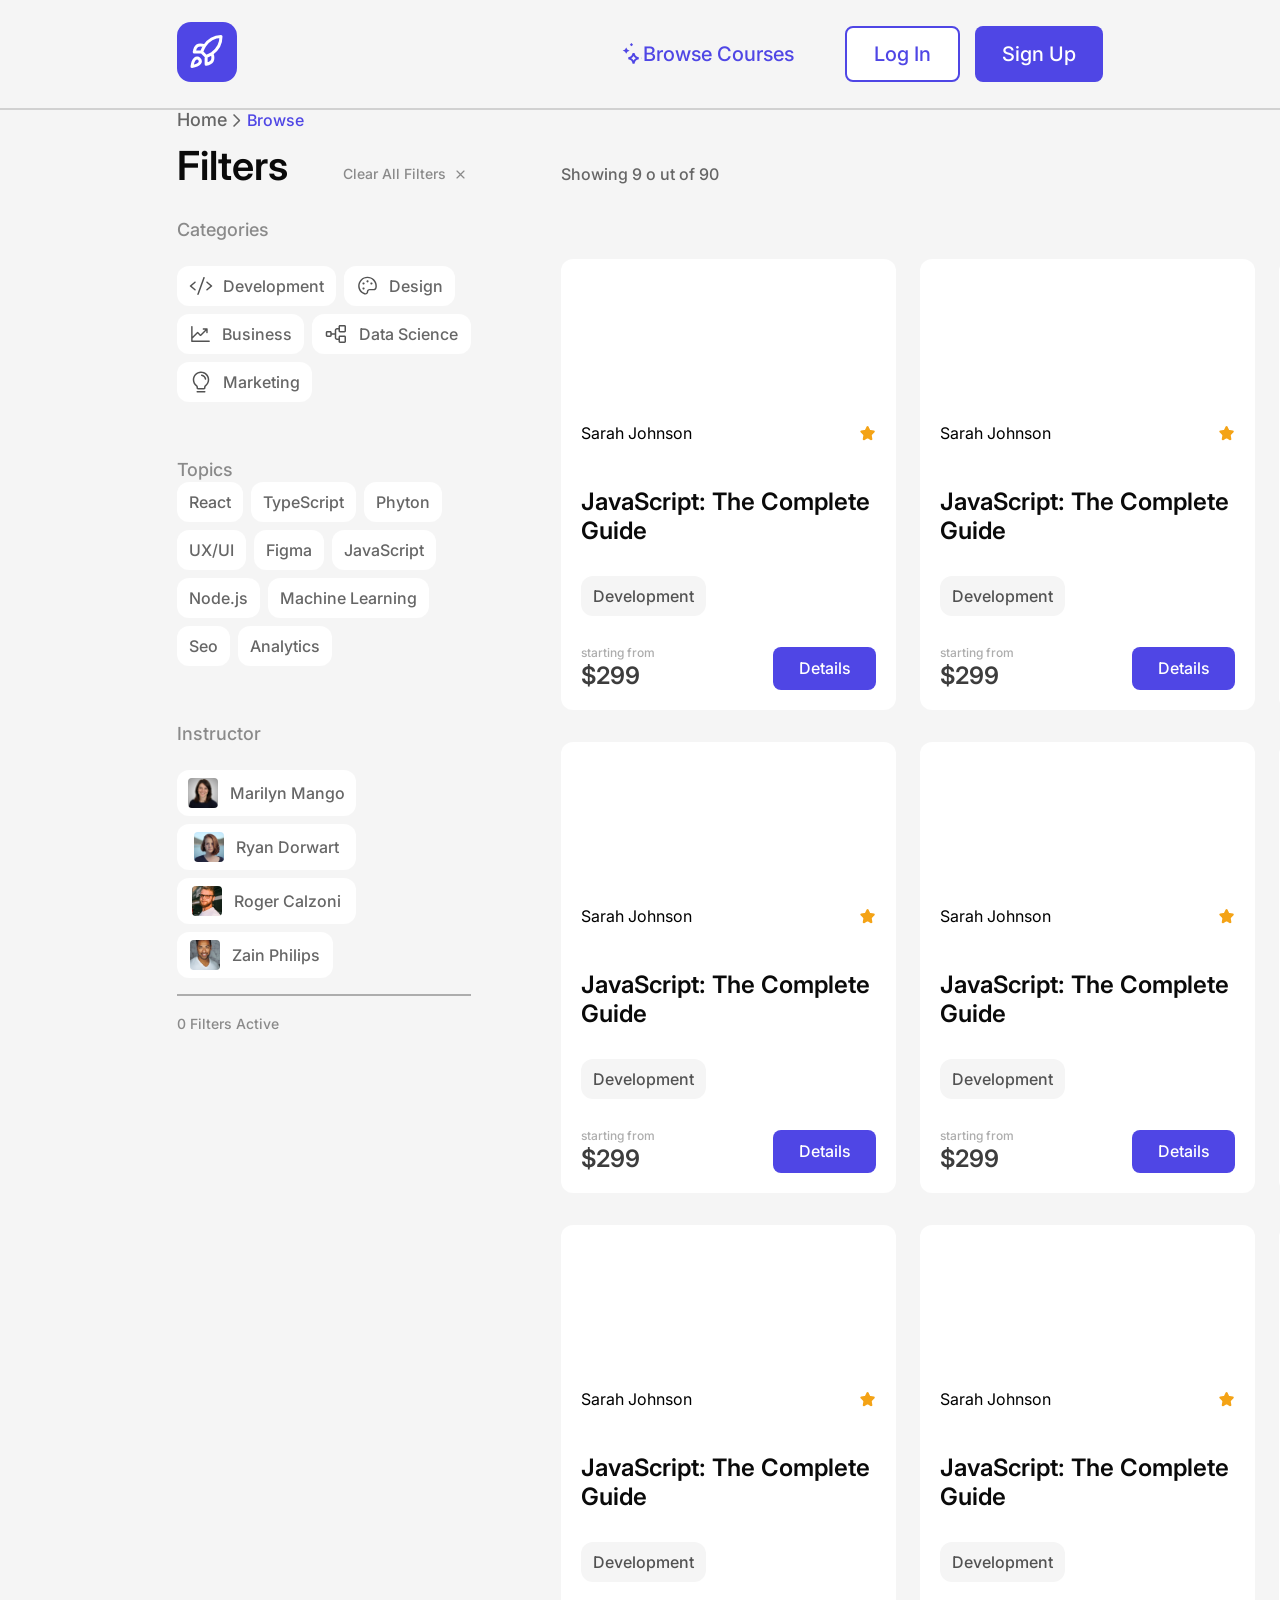
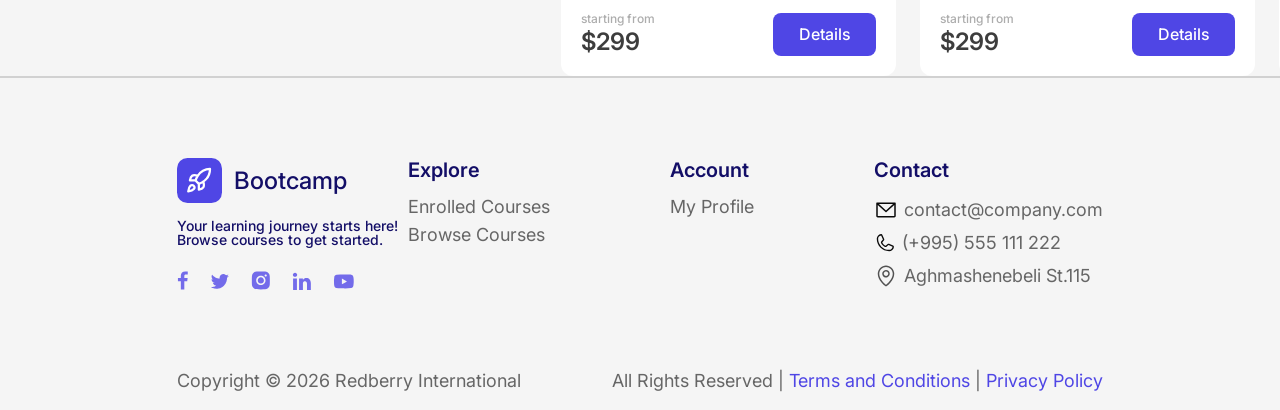
<file: pages/BrowseCourses/browse.html>
<!doctype html>
<html lang="en">
  <head>
    <meta charset="UTF-8" />
    <meta name="viewport" content="width=device-width, initial-scale=1.0" />
    <link rel="preconnect" href="https://fonts.googleapis.com" />
    <link rel="preconnect" href="https://fonts.gstatic.com" crossorigin />
    <link
      href="https://fonts.googleapis.com/css2?family=Inter:ital,opsz,wght@0,14..32,100..900;1,14..32,100..900&family=Montserrat:ital,wght@0,100..900;1,100..900&display=swap"
      rel="stylesheet"
    />
    <link rel="stylesheet" href="style.css" />
    <title>redberry</title>
  </head>
  <body>
    <header>
      <nav>
        <a href="../home/index.html">
          <svg
            width="60"
            height="60"
            viewBox="0 0 60 60"
            fill="none"
            xmlns="http://www.w3.org/2000/svg"
          >
            <rect width="60" height="60" rx="14" fill="#4F46E5" />
            <path
              d="M29.1282 34.5001L24.6667 29.8848M29.1282 34.5001C31.2056 33.6828 33.1984 32.652 35.0769 31.4232M29.1282 34.5001V42.1923C29.1282 42.1923 33.6344 41.3462 35.0769 39.1155C36.6831 36.6232 35.0769 31.4232 35.0769 31.4232M24.6667 29.8848C25.4581 27.7609 26.4546 25.725 27.641 23.808C29.3739 20.9418 31.7867 18.5819 34.6501 16.9528C37.5135 15.3237 40.7322 14.4794 44 14.5004C44 18.6849 42.84 26.0387 35.0769 31.4232M24.6667 29.8848L17.2308 29.8848C17.2308 29.8848 18.0487 25.2233 20.2051 23.731C22.6144 22.0695 27.641 23.731 27.641 23.731M17.9744 36.8078C15.7436 38.7462 15 44.5 15 44.5C15 44.5 20.5621 43.7308 22.4359 41.4231C23.4918 40.1308 23.4769 38.1462 22.3021 36.9463C21.724 36.3755 20.9625 36.0457 20.1638 36.0201C19.3651 35.9946 18.5854 36.2751 17.9744 36.8078Z"
              stroke="white"
              stroke-width="3"
              stroke-linecap="round"
              stroke-linejoin="round"
            />
          </svg>
        </a>

        <div class="nav-links">
          <a href="#" class="browse-courses-link">
            <div class="browse-courses">
              <svg
                width="21"
                height="25"
                viewBox="0 0 21 25"
                fill="none"
                xmlns="http://www.w3.org/2000/svg"
              >
                <path
                  d="M11.5723 11.0898C11.6488 11.4409 11.7309 11.7706 11.8232 12.0791C12.1308 13.1068 12.5574 13.9663 13.2334 14.6484C14.0546 15.4771 15.1528 15.9446 16.5537 16.2568C15.1528 16.5691 14.0546 17.0366 13.2334 17.8652C12.5575 18.5473 12.1308 19.407 11.8232 20.4346C11.7272 20.7556 11.6416 21.0997 11.5625 21.4668C11.4818 21.1049 11.3957 20.7662 11.2988 20.4502C10.9866 19.4318 10.5582 18.5847 9.88379 17.9111C9.20883 17.2371 8.36376 16.8131 7.35156 16.5078C7.07723 16.4251 6.78608 16.35 6.47754 16.2803C7.92999 15.9681 9.06485 15.4993 9.9082 14.6494C10.5847 13.9676 11.0117 13.108 11.3203 12.0801C11.413 11.7713 11.4954 11.4412 11.5723 11.0898ZM19.5098 15.8076H19.5068C19.5091 15.8073 19.5114 15.8069 19.5137 15.8066L19.5098 15.8076ZM4.18164 7.55957C4.29457 7.77278 4.43599 7.97475 4.61914 8.15625C4.83142 8.36652 5.07063 8.5218 5.32422 8.6416C5.0754 8.76131 4.84018 8.91326 4.63086 9.11621C4.45973 9.28216 4.32484 9.46504 4.21484 9.6582C4.10281 9.4501 3.96405 9.25294 3.78418 9.0752C3.56392 8.85762 3.31402 8.69822 3.0498 8.5752C3.30172 8.45787 3.5417 8.30917 3.75488 8.10742C3.93104 7.94066 4.06861 7.75548 4.18164 7.55957ZM9.50195 2.52539C9.53598 2.56115 9.5709 2.59494 9.60645 2.62695C9.56574 2.66227 9.5261 2.70011 9.4873 2.74023C9.47534 2.75261 9.46363 2.76577 9.45215 2.77832C9.44215 2.76758 9.43321 2.75573 9.42285 2.74512C9.38387 2.70516 9.34361 2.66795 9.30273 2.63281C9.34127 2.5984 9.37926 2.56224 9.41602 2.52344C9.43086 2.50776 9.44392 2.49055 9.45801 2.47461C9.47274 2.49124 9.4864 2.50904 9.50195 2.52539Z"
                  stroke="#4F46E5"
                  stroke-width="2"
                />
              </svg>

              <span>Browse Courses</span>
            </div>
          </a>

          <div id="guest-zone">
            <button class="btn-login" id="openLoginBtn">Log In</button>
            <button class="btn-signup" id="openModalBtn">Sign Up</button>
          </div>

          <div id="user-zone" class="user-profile hidden">
            <a href="#" class="enrolled-courses-link">Enrolled Courses</a>
            <div class="user-avatar">
              <img
                src="../../assets/icons/Avatar.svg"
                alt="User Avatar"
                id="headerAvatar"
              />
            </div>
          </div>
        </div>
      </nav>
    </header>
    <hr class="xazi" />
    <main>
      <section class="browse-card-section">
        <nav class="breadcrumb-nav">
          <ul class="breadcrumb-list">
            <li><a href="../home/index.html">Home</a></li>
            <img src="../../assets/icons/RightArrow (1).svg" alt="arrow" />
            <li class="active" id="courseCategoryName">Browse</li>
          </ul>
        </nav>

        <div class="browse-course-wrapper">
          <div class="filter-section">
            <div class="satauri">
              <h1>Filters</h1>
              <p>
                Clear All Filters
                <svg
                  width="15"
                  height="15"
                  viewBox="0 0 24 24"
                  fill="none"
                  xmlns="http://www.w3.org/2000/svg"
                >
                  <path
                    d="M18.3002 5.71022C18.2077 5.61752 18.0978 5.54397 17.9768 5.49379C17.8559 5.44361 17.7262 5.41778 17.5952 5.41778C17.4643 5.41778 17.3346 5.44361 17.2136 5.49379C17.0926 5.54397 16.9827 5.61752 16.8902 5.71022L12.0002 10.5902L7.11022 5.70022C7.01764 5.60764 6.90773 5.5342 6.78677 5.4841C6.6658 5.43399 6.53615 5.4082 6.40522 5.4082C6.27429 5.4082 6.14464 5.43399 6.02368 5.4841C5.90272 5.5342 5.79281 5.60764 5.70022 5.70022C5.60764 5.79281 5.5342 5.90272 5.4841 6.02368C5.43399 6.14464 5.4082 6.27429 5.4082 6.40522C5.4082 6.53615 5.43399 6.6658 5.4841 6.78677C5.5342 6.90773 5.60764 7.01764 5.70022 7.11022L10.5902 12.0002L5.70022 16.8902C5.60764 16.9828 5.5342 17.0927 5.4841 17.2137C5.43399 17.3346 5.4082 17.4643 5.4082 17.5952C5.4082 17.7262 5.43399 17.8558 5.4841 17.9768C5.5342 18.0977 5.60764 18.2076 5.70022 18.3002C5.79281 18.3928 5.90272 18.4662 6.02368 18.5163C6.14464 18.5665 6.27429 18.5922 6.40522 18.5922C6.53615 18.5922 6.6658 18.5665 6.78677 18.5163C6.90773 18.4662 7.01764 18.3928 7.11022 18.3002L12.0002 13.4102L16.8902 18.3002C16.9828 18.3928 17.0927 18.4662 17.2137 18.5163C17.3346 18.5665 17.4643 18.5922 17.5952 18.5922C17.7262 18.5922 17.8558 18.5665 17.9768 18.5163C18.0977 18.4662 18.2076 18.3928 18.3002 18.3002C18.3928 18.2076 18.4662 18.0977 18.5163 17.9768C18.5665 17.8558 18.5922 17.7262 18.5922 17.5952C18.5922 17.4643 18.5665 17.3346 18.5163 17.2137C18.4662 17.0927 18.3928 16.9828 18.3002 16.8902L13.4102 12.0002L18.3002 7.11022C18.6802 6.73022 18.6802 6.09022 18.3002 5.71022Z"
                    fill="#8A8A8A"
                  />
                </svg>
              </p>
            </div>
            <div class="Categories">
              <h2>Categories</h2>
              <div class="first-line">
                <span class="filter-box">
                  <svg
                    width="24"
                    height="24"
                    viewBox="0 0 24 24"
                    fill="none"
                    xmlns="http://www.w3.org/2000/svg"
                  >
                    <path
                      d="M6.47977 8.82659L2.67165 12L6.47977 15.1735C6.55763 15.2358 6.62227 15.313 6.66992 15.4006C6.71757 15.4882 6.74727 15.5845 6.75728 15.6837C6.76729 15.7829 6.75741 15.8831 6.72822 15.9785C6.69903 16.0739 6.65111 16.1624 6.58727 16.2391C6.52343 16.3157 6.44495 16.3788 6.35643 16.4247C6.2679 16.4706 6.17111 16.4984 6.07171 16.5065C5.9723 16.5146 5.87229 16.5027 5.77752 16.4717C5.68275 16.4406 5.59513 16.391 5.51977 16.3256L1.01978 12.5757C0.935337 12.5053 0.867403 12.4172 0.820784 12.3176C0.774165 12.2181 0.75 12.1095 0.75 11.9996C0.75 11.8896 0.774165 11.781 0.820784 11.6815C0.867403 11.5819 0.935337 11.4938 1.01978 11.4235L5.51977 7.67346C5.67269 7.54616 5.86991 7.48481 6.06805 7.50292C6.2662 7.52103 6.44903 7.61711 6.57634 7.77002C6.70364 7.92294 6.76499 8.12016 6.74688 8.3183C6.72877 8.51645 6.63269 8.69928 6.47977 8.82659ZM22.9798 11.4235L18.4798 7.67346C18.4041 7.61043 18.3167 7.56292 18.2226 7.53366C18.1285 7.5044 18.0296 7.49396 17.9315 7.50292C17.8334 7.51189 17.738 7.54009 17.6508 7.58592C17.5636 7.63175 17.4862 7.69431 17.4232 7.77002C17.2959 7.92294 17.2346 8.12016 17.2527 8.3183C17.2708 8.51645 17.3669 8.69928 17.5198 8.82659L21.3279 12L17.5198 15.1735C17.4419 15.2358 17.3773 15.313 17.3296 15.4006C17.282 15.4882 17.2523 15.5845 17.2423 15.6837C17.2323 15.7829 17.2421 15.8831 17.2713 15.9785C17.3005 16.0739 17.3484 16.1624 17.4123 16.2391C17.4761 16.3157 17.5546 16.3788 17.6431 16.4247C17.7316 16.4706 17.8284 16.4984 17.9278 16.5065C18.0272 16.5146 18.1273 16.5027 18.222 16.4717C18.3168 16.4406 18.4044 16.391 18.4798 16.3256L22.9798 12.5757C23.0642 12.5053 23.1321 12.4172 23.1788 12.3176C23.2254 12.2181 23.2495 12.1095 23.2495 11.9996C23.2495 11.8896 23.2254 11.781 23.1788 11.6815C23.1321 11.5819 23.0642 11.4938 22.9798 11.4235ZM15.2557 3.04502C15.1631 3.01141 15.0648 2.99636 14.9664 3.00074C14.868 3.00512 14.7715 3.02883 14.6822 3.07053C14.593 3.11223 14.5129 3.1711 14.4464 3.24377C14.3799 3.31645 14.3284 3.4015 14.2948 3.49409L8.29477 19.9941C8.26102 20.0867 8.24586 20.1851 8.25016 20.2836C8.25447 20.3821 8.27815 20.4788 8.31986 20.5681C8.36157 20.6575 8.42049 20.7377 8.49324 20.8043C8.56599 20.8708 8.65114 20.9224 8.74384 20.956C8.826 20.9852 8.91257 21.0001 8.99977 21C9.1538 21 9.30409 20.9526 9.43022 20.8642C9.55635 20.7758 9.65221 20.6507 9.70477 20.506L15.7048 4.00596C15.7384 3.91338 15.7534 3.81508 15.7491 3.71669C15.7447 3.61829 15.721 3.52172 15.6793 3.43249C15.6376 3.34325 15.5787 3.26311 15.506 3.19663C15.4334 3.13015 15.3483 3.07863 15.2557 3.04502Z"
                      fill="#525252"
                    />
                  </svg>

                  Development
                </span>
                <span class="filter-box">
                  <svg
                    width="24"
                    height="24"
                    viewBox="0 0 24 24"
                    fill="none"
                    xmlns="http://www.w3.org/2000/svg"
                  >
                    <path
                      d="M18.8222 5.05219C17.0069 3.25462 14.5547 2.24739 12 2.25001H11.8997C9.33125 2.27643 6.87699 3.31532 5.07015 5.14094C3.26331 6.96656 2.24986 9.43143 2.25 12C2.25 16.0313 4.74187 19.4119 8.7525 20.8284C9.20485 20.9879 9.68885 21.0366 10.1639 20.9704C10.639 20.9043 11.0912 20.7252 11.4828 20.4481C11.8743 20.1711 12.1937 19.8042 12.4142 19.3782C12.6347 18.9523 12.7499 18.4797 12.75 18C12.75 17.6022 12.908 17.2207 13.1893 16.9393C13.4706 16.658 13.8522 16.5 14.25 16.5H18.5822C19.2627 16.5033 19.9239 16.2737 20.4559 15.8495C20.988 15.4252 21.3589 14.8317 21.5072 14.1675C21.6748 13.4294 21.7563 12.6744 21.75 11.9175C21.7404 10.6364 21.4767 9.36988 20.9742 8.19141C20.4716 7.01294 19.7401 5.94592 18.8222 5.05219ZM20.0409 13.8375C19.9664 14.1684 19.7813 14.464 19.516 14.6753C19.2508 14.8867 18.9214 15.0012 18.5822 15H14.25C13.4543 15 12.6913 15.3161 12.1287 15.8787C11.5661 16.4413 11.25 17.2044 11.25 18C11.2497 18.2396 11.1919 18.4756 11.0816 18.6883C10.9713 18.901 10.8117 19.0842 10.6161 19.2225C10.4205 19.3609 10.1946 19.4503 9.95726 19.4834C9.71997 19.5166 9.4782 19.4923 9.25219 19.4128C5.85844 18.2156 3.75 15.375 3.75 12C3.74988 9.82667 4.60736 7.74108 6.13613 6.19633C7.6649 4.65158 9.74147 3.77248 11.9147 3.75001H11.9991C14.1724 3.75845 16.2553 4.62073 17.7986 6.15091C19.3419 7.68109 20.222 9.75654 20.2491 11.9297C20.2546 12.5714 20.1861 13.2116 20.0447 13.8375H20.0409ZM13.125 7.12501C13.125 7.34751 13.059 7.56502 12.9354 7.75002C12.8118 7.93503 12.6361 8.07922 12.4305 8.16437C12.225 8.24952 11.9988 8.2718 11.7805 8.22839C11.5623 8.18498 11.3618 8.07783 11.2045 7.9205C11.0472 7.76317 10.94 7.56271 10.8966 7.34448C10.8532 7.12625 10.8755 6.90005 10.9606 6.69449C11.0458 6.48892 11.19 6.31322 11.375 6.1896C11.56 6.06599 11.7775 6.00001 12 6.00001C12.2984 6.00001 12.5845 6.11853 12.7955 6.32951C13.0065 6.54049 13.125 6.82664 13.125 7.12501ZM9 9.37501C9 9.59751 8.93402 9.81502 8.8104 10C8.68679 10.185 8.51109 10.3292 8.30552 10.4144C8.09995 10.4995 7.87375 10.5218 7.65552 10.4784C7.43729 10.435 7.23684 10.3278 7.0795 10.1705C6.92217 10.0132 6.81502 9.81271 6.77162 9.59448C6.72821 9.37625 6.75049 9.15005 6.83564 8.94449C6.92078 8.73892 7.06498 8.56322 7.24998 8.4396C7.43499 8.31599 7.6525 8.25001 7.875 8.25001C8.17337 8.25001 8.45952 8.36853 8.67049 8.57951C8.88147 8.79049 9 9.07664 9 9.37501ZM9 14.625C9 14.8475 8.93402 15.065 8.8104 15.25C8.68679 15.435 8.51109 15.5792 8.30552 15.6644C8.09995 15.7495 7.87375 15.7718 7.65552 15.7284C7.43729 15.685 7.23684 15.5778 7.0795 15.4205C6.92217 15.2632 6.81502 15.0627 6.77162 14.8445C6.72821 14.6263 6.75049 14.4001 6.83564 14.1945C6.92078 13.9889 7.06498 13.8132 7.24998 13.6896C7.43499 13.566 7.6525 13.5 7.875 13.5C8.17337 13.5 8.45952 13.6185 8.67049 13.8295C8.88147 14.0405 9 14.3266 9 14.625ZM17.25 9.37501C17.25 9.59751 17.184 9.81502 17.0604 10C16.9368 10.185 16.7611 10.3292 16.5555 10.4144C16.3499 10.4995 16.1238 10.5218 15.9055 10.4784C15.6873 10.435 15.4868 10.3278 15.3295 10.1705C15.1722 10.0132 15.065 9.81271 15.0216 9.59448C14.9782 9.37625 15.0005 9.15005 15.0856 8.94449C15.1708 8.73892 15.315 8.56322 15.5 8.4396C15.685 8.31599 15.9025 8.25001 16.125 8.25001C16.4234 8.25001 16.7095 8.36853 16.9205 8.57951C17.1315 8.79049 17.25 9.07664 17.25 9.37501Z"
                      fill="#525252"
                    />
                  </svg>

                  Design
                </span>
              </div>
              <div class="second-line">
                <span class="filter-box">
                  <svg
                    width="24"
                    height="24"
                    viewBox="0 0 24 24"
                    fill="none"
                    xmlns="http://www.w3.org/2000/svg"
                  >
                    <path
                      d="M21.75 19.5C21.75 19.6989 21.671 19.8897 21.5303 20.0303C21.3897 20.171 21.1989 20.25 21 20.25H3C2.80109 20.25 2.61032 20.171 2.46967 20.0303C2.32902 19.8897 2.25 19.6989 2.25 19.5V4.5C2.25 4.30109 2.32902 4.11032 2.46967 3.96967C2.61032 3.82902 2.80109 3.75 3 3.75C3.19891 3.75 3.38968 3.82902 3.53033 3.96967C3.67098 4.11032 3.75 4.30109 3.75 4.5V14.6897L8.46937 9.96937C8.53903 9.89964 8.62175 9.84432 8.71279 9.80658C8.80384 9.76884 8.90144 9.74941 9 9.74941C9.09856 9.74941 9.19616 9.76884 9.28721 9.80658C9.37825 9.84432 9.46097 9.89964 9.53063 9.96937L12 12.4397L16.9397 7.5H15C14.8011 7.5 14.6103 7.42098 14.4697 7.28033C14.329 7.13968 14.25 6.94891 14.25 6.75C14.25 6.55109 14.329 6.36032 14.4697 6.21967C14.6103 6.07902 14.8011 6 15 6H18.75C18.9489 6 19.1397 6.07902 19.2803 6.21967C19.421 6.36032 19.5 6.55109 19.5 6.75V10.5C19.5 10.6989 19.421 10.8897 19.2803 11.0303C19.1397 11.171 18.9489 11.25 18.75 11.25C18.5511 11.25 18.3603 11.171 18.2197 11.0303C18.079 10.8897 18 10.6989 18 10.5V8.56031L12.5306 14.0306C12.461 14.1004 12.3783 14.1557 12.2872 14.1934C12.1962 14.2312 12.0986 14.2506 12 14.2506C11.9014 14.2506 11.8038 14.2312 11.7128 14.1934C11.6217 14.1557 11.539 14.1004 11.4694 14.0306L9 11.5603L3.75 16.8103V18.75H21C21.1989 18.75 21.3897 18.829 21.5303 18.9697C21.671 19.1103 21.75 19.3011 21.75 19.5Z"
                      fill="#525252"
                    />
                  </svg>
                  Business
                </span>
                <span class="filter-box">
                  <svg
                    width="24"
                    height="24"
                    viewBox="0 0 24 24"
                    fill="none"
                    xmlns="http://www.w3.org/2000/svg"
                  >
                    <path
                      d="M15 10.5H19.5C19.8978 10.5 20.2794 10.342 20.5607 10.0607C20.842 9.77936 21 9.39782 21 9V4.5C21 4.10218 20.842 3.72064 20.5607 3.43934C20.2794 3.15804 19.8978 3 19.5 3H15C14.6022 3 14.2206 3.15804 13.9393 3.43934C13.658 3.72064 13.5 4.10218 13.5 4.5V6H12C11.4033 6 10.831 6.23705 10.409 6.65901C9.98705 7.08097 9.75 7.65326 9.75 8.25V11.25H6.75V10.5C6.75 10.1022 6.59196 9.72064 6.31066 9.43934C6.02936 9.15804 5.64782 9 5.25 9H2.25C1.85218 9 1.47064 9.15804 1.18934 9.43934C0.908035 9.72064 0.75 10.1022 0.75 10.5V13.5C0.75 13.8978 0.908035 14.2794 1.18934 14.5607C1.47064 14.842 1.85218 15 2.25 15H5.25C5.64782 15 6.02936 14.842 6.31066 14.5607C6.59196 14.2794 6.75 13.8978 6.75 13.5V12.75H9.75V15.75C9.75 16.3467 9.98705 16.919 10.409 17.341C10.831 17.7629 11.4033 18 12 18H13.5V19.5C13.5 19.8978 13.658 20.2794 13.9393 20.5607C14.2206 20.842 14.6022 21 15 21H19.5C19.8978 21 20.2794 20.842 20.5607 20.5607C20.842 20.2794 21 19.8978 21 19.5V15C21 14.6022 20.842 14.2206 20.5607 13.9393C20.2794 13.658 19.8978 13.5 19.5 13.5H15C14.6022 13.5 14.2206 13.658 13.9393 13.9393C13.658 14.2206 13.5 14.6022 13.5 15V16.5H12C11.8011 16.5 11.6103 16.421 11.4697 16.2803C11.329 16.1397 11.25 15.9489 11.25 15.75V8.25C11.25 8.05109 11.329 7.86032 11.4697 7.71967C11.6103 7.57902 11.8011 7.5 12 7.5H13.5V9C13.5 9.39782 13.658 9.77936 13.9393 10.0607C14.2206 10.342 14.6022 10.5 15 10.5ZM5.25 13.5H2.25V10.5H5.25V13.5ZM15 15H19.5V19.5H15V15ZM15 4.5H19.5V9H15V4.5Z"
                      fill="#525252"
                    />
                  </svg>

                  Data Science
                </span>
              </div>
              <div class="third-line">
                <span class="filter-box">
                  <svg
                    width="24"
                    height="24"
                    viewBox="0 0 24 24"
                    fill="none"
                    xmlns="http://www.w3.org/2000/svg"
                  >
                    <path
                      d="M16.5 21.7504C16.5 21.9494 16.421 22.1401 16.2803 22.2808C16.1397 22.4214 15.9489 22.5004 15.75 22.5004H8.25C8.05109 22.5004 7.86032 22.4214 7.71967 22.2808C7.57902 22.1401 7.5 21.9494 7.5 21.7504C7.5 21.5515 7.57902 21.3608 7.71967 21.2201C7.86032 21.0795 8.05109 21.0004 8.25 21.0004H15.75C15.9489 21.0004 16.1397 21.0795 16.2803 21.2201C16.421 21.3608 16.5 21.5515 16.5 21.7504ZM20.25 9.75044C20.2532 11.0007 19.9708 12.2352 19.4242 13.3597C18.8776 14.4842 18.0814 15.469 17.0963 16.2389C16.912 16.3801 16.7626 16.5615 16.6592 16.7693C16.5559 16.9772 16.5014 17.2059 16.5 17.4379V18.0004C16.5 18.3983 16.342 18.7798 16.0607 19.0611C15.7794 19.3424 15.3978 19.5004 15 19.5004H9C8.60218 19.5004 8.22065 19.3424 7.93934 19.0611C7.65804 18.7798 7.5 18.3983 7.5 18.0004V17.4379C7.49985 17.2086 7.44712 16.9824 7.34587 16.7766C7.24462 16.5709 7.09754 16.3911 6.91594 16.2511C5.93325 15.4857 5.13754 14.5069 4.58904 13.3886C4.04054 12.2703 3.75362 11.0419 3.75 9.79638C3.72563 5.32825 7.33688 1.60732 11.8013 1.50044C12.9013 1.47393 13.9955 1.66774 15.0195 2.07046C16.0434 2.47317 16.9765 3.07666 17.7638 3.8454C18.5511 4.61414 19.1766 5.5326 19.6035 6.54671C20.0305 7.56083 20.2503 8.65011 20.25 9.75044ZM18.75 9.75044C18.7503 8.85012 18.5704 7.95885 18.221 7.12909C17.8717 6.29932 17.3598 5.54783 16.7157 4.91886C16.0715 4.28988 15.308 3.79613 14.4701 3.46667C13.6322 3.1372 12.7369 2.97868 11.8369 3.00044C8.18063 3.08669 5.23031 6.13075 5.25 9.787C5.25343 10.8057 5.4885 11.8102 5.93743 12.7247C6.38635 13.6391 7.03738 14.4394 7.84125 15.0651C8.2026 15.346 8.49489 15.7059 8.69574 16.1172C8.89658 16.5285 9.00066 16.9802 9 17.4379V18.0004H15V17.4379C15.001 16.9789 15.1069 16.5262 15.3095 16.1144C15.5121 15.7025 15.8061 15.3423 16.1691 15.0614C16.9754 14.4312 17.6271 13.6252 18.0744 12.7047C18.5217 11.7843 18.7528 10.7738 18.75 9.75044ZM17.2397 8.87482C17.0452 7.78853 16.5226 6.78791 15.7422 6.00766C14.9618 5.22741 13.961 4.705 12.8747 4.51075C12.7776 4.49438 12.6781 4.4973 12.5821 4.51934C12.4861 4.54139 12.3954 4.58213 12.3151 4.63924C12.2349 4.69634 12.1666 4.7687 12.1143 4.85218C12.062 4.93566 12.0267 5.02862 12.0103 5.12575C11.9939 5.22289 11.9969 5.3223 12.0189 5.41831C12.0409 5.51432 12.0817 5.60505 12.1388 5.68531C12.1959 5.76558 12.2683 5.83381 12.3517 5.88611C12.4352 5.93841 12.5282 5.97376 12.6253 5.99013C14.1788 6.25169 15.4969 7.56982 15.7603 9.12607C15.79 9.30074 15.8806 9.45927 16.0159 9.57356C16.1513 9.68785 16.3228 9.75051 16.5 9.75044C16.5424 9.75019 16.5847 9.74674 16.6266 9.74013C16.8226 9.70666 16.9973 9.5967 17.1123 9.43443C17.2273 9.27216 17.2731 9.07087 17.2397 8.87482Z"
                      fill="#525252"
                    />
                  </svg>

                  Marketing
                </span>
              </div>
            </div>
            <div class="Topics">
              <h2>Topics</h2>
              <div class="Topics-first-line">
                <span class="filter-box"> React </span>
                <span class="filter-box"> TypeScript </span>
                <span class="filter-box"> Phyton </span>
              </div>
              <div class="Topics-second-line">
                <span class="filter-box"> UX/UI </span>
                <span class="filter-box"> Figma </span>
                <span class="filter-box"> JavaScript </span>
              </div>
              <div class="Topics-second-line">
                <span class="filter-box"> Node.js </span>
                <span class="filter-box"> Machine Learning </span>
              </div>
              <div class="Topics-second-line">
                <span class="filter-box"> Seo</span>
                <span class="filter-box"> Analytics </span>
              </div>
            </div>
            <div class="instructors">
              <h2>Instructor</h2>
              <div class="instructor-card-wrapper">
                <div class="instructor-card">
                  <img
                    id="instructorAvatar"
                    src="../../assets/images/39aab73a45c612abf014cd8387797410e717c3ab.jpg"
                    alt="Marilyn Mango"
                    class="instructor-avatar"
                  />
                  <span class="instructor-name" id="instructorName"
                    >Marilyn Mango</span
                  >
                </div>

                <div class="instructor-card">
                  <img
                    id="instructorAvatar"
                    src="../../assets/images/5aab5459786b226d5d70e39a1dfa0e817fee1e4d.jpg"
                    alt="Marilyn Mango"
                    class="instructor-avatar"
                  />
                  <span class="instructor-name" id="instructorName"
                    >Ryan Dorwart</span
                  >
                </div>

                <div class="instructor-card">
                  <img
                    id="instructorAvatar"
                    src="../../assets/images/1a024f1ba7d6591588d5c4607b823a60b7bbbda5.jpg"
                    alt="Marilyn Mango"
                    class="instructor-avatar"
                  />
                  <span class="instructor-name" id="instructorName"
                    >Roger Calzoni</span
                  >
                </div>

                <div class="instructor-card">
                  <img
                    id="instructorAvatar"
                    src="../../assets/images/01376a01f8898b4d066033af55f17b0f52d39b46.jpg"
                    alt="Marilyn Mango"
                    class="instructor-avatar"
                  />
                  <span class="instructor-name" id="instructorName"
                    >Zain Philips</span
                  >
                </div>
              </div>
            </div>
            <hr />
            <p>0 Filters Active</p>
          </div>
          <div class="card-section">
            <div class="card-section-top">
              <h2>Showing 9 o ut of 90</h2>
              <div class="sort-by">
                <p>Sort By: <span>Newest First</span></p>
                <svg
                  width="28"
                  height="28"
                  viewBox="0 0 28 28"
                  fill="none"
                  xmlns="http://www.w3.org/2000/svg"
                >
                  <path
                    d="M7.0643 10.7603C6.99213 10.6983 6.90723 10.6499 6.81445 10.6177C6.72168 10.5855 6.62284 10.5703 6.52358 10.5729C6.42432 10.5754 6.32659 10.5957 6.23596 10.6326C6.14533 10.6695 6.06358 10.7222 5.99538 10.7878C5.92718 10.8534 5.87386 10.9306 5.83847 11.0149C5.80308 11.0992 5.78631 11.189 5.78912 11.2792C5.79193 11.3695 5.81426 11.4583 5.85484 11.5407C5.89542 11.623 5.95345 11.6973 6.02562 11.7593L12.8292 17.5993C12.9696 17.7199 13.1554 17.7871 13.3485 17.7871C13.5417 17.7871 13.7275 17.7199 13.8679 17.5993L20.6722 11.7593C20.746 11.6977 20.8055 11.6234 20.8474 11.5408C20.8893 11.4581 20.9127 11.3687 20.9163 11.2777C20.9198 11.1868 20.9035 11.0961 20.8681 11.0109C20.8328 10.9257 20.7792 10.8478 20.7104 10.7816C20.6417 10.7154 20.5591 10.6623 20.4676 10.6254C20.3761 10.5885 20.2774 10.5684 20.1773 10.5664C20.0771 10.5645 19.9776 10.5806 19.8844 10.6139C19.7912 10.6471 19.7061 10.6969 19.6343 10.7603L13.3485 16.1551L7.0643 10.7603Z"
                    fill="#666666"
                  />
                </svg>
              </div>
            </div>
            <div class="cards-wrapper">
              <div class="cards-line-one">
                <div class="card">
                  <div class="img"></div>
                  <div class="card-body">
                    <div class="rate">
                      <span>Sarah Johnson</span
                      ><img src="../../assets/icons/Icon_Set.svg" alt="star" />
                    </div>
                    <h3>JavaScript: The Complete Guide</h3>
                    <p class="category">Development</p>
                    <div class="price-box">
                      <div class="pirce">
                        <p>starting from</p>
                        <span>$299</span>
                      </div>
                      <button>Details</button>
                    </div>
                  </div>
                </div>
                <!-- 2 -->
                <div class="card">
                  <div class="img"></div>
                  <div class="card-body">
                    <div class="rate">
                      <span>Sarah Johnson</span
                      ><img src="../../assets/icons/Icon_Set.svg" alt="star" />
                    </div>
                    <h3>JavaScript: The Complete Guide</h3>
                    <p class="category">Development</p>
                    <div class="price-box">
                      <div class="pirce">
                        <p>starting from</p>
                        <span>$299</span>
                      </div>
                      <button>Details</button>
                    </div>
                  </div>
                </div>
                <!-- 3 -->
                <div class="card">
                  <div class="img"></div>
                  <div class="card-body">
                    <div class="rate">
                      <span>Sarah Johnson</span
                      ><img src="../../assets/icons/Icon_Set.svg" alt="star" />
                    </div>
                    <h3>JavaScript: The Complete Guide</h3>
                    <p class="category">Development</p>
                    <div class="price-box">
                      <div class="pirce">
                        <p>starting from</p>
                        <span>$299</span>
                      </div>
                      <button>Details</button>
                    </div>
                  </div>
                </div>
              </div>
              <!-- --- -->
              <div class="cards-line-one">
                <div class="card">
                  <div class="img"></div>
                  <div class="card-body">
                    <div class="rate">
                      <span>Sarah Johnson</span
                      ><img src="../../assets/icons/Icon_Set.svg" alt="star" />
                    </div>
                    <h3>JavaScript: The Complete Guide</h3>
                    <p class="category">Development</p>
                    <div class="price-box">
                      <div class="pirce">
                        <p>starting from</p>
                        <span>$299</span>
                      </div>
                      <button>Details</button>
                    </div>
                  </div>
                </div>
                <!-- 2 -->
                <div class="card">
                  <div class="img"></div>
                  <div class="card-body">
                    <div class="rate">
                      <span>Sarah Johnson</span
                      ><img src="../../assets/icons/Icon_Set.svg" alt="star" />
                    </div>
                    <h3>JavaScript: The Complete Guide</h3>
                    <p class="category">Development</p>
                    <div class="price-box">
                      <div class="pirce">
                        <p>starting from</p>
                        <span>$299</span>
                      </div>
                      <button>Details</button>
                    </div>
                  </div>
                </div>
                <!-- 3 -->
                <div class="card">
                  <div class="img"></div>
                  <div class="card-body">
                    <div class="rate">
                      <span>Sarah Johnson</span
                      ><img src="../../assets/icons/Icon_Set.svg" alt="star" />
                    </div>
                    <h3>JavaScript: The Complete Guide</h3>
                    <p class="category">Development</p>
                    <div class="price-box">
                      <div class="pirce">
                        <p>starting from</p>
                        <span>$299</span>
                      </div>
                      <button>Details</button>
                    </div>
                  </div>
                </div>
              </div>
              <!-- --- -->
              <div class="cards-line-one">
                <div class="card">
                  <div class="img"></div>
                  <div class="card-body">
                    <div class="rate">
                      <span>Sarah Johnson</span
                      ><img src="../../assets/icons/Icon_Set.svg" alt="star" />
                    </div>
                    <h3>JavaScript: The Complete Guide</h3>
                    <p class="category">Development</p>
                    <div class="price-box">
                      <div class="pirce">
                        <p>starting from</p>
                        <span>$299</span>
                      </div>
                      <button>Details</button>
                    </div>
                  </div>
                </div>
                <!-- 2 -->
                <div class="card">
                  <div class="img"></div>
                  <div class="card-body">
                    <div class="rate">
                      <span> Sarah Johnson </span>
                      <img src="../../assets/icons/Icon_Set.svg" alt="star" />
                    </div>

                    <h3>JavaScript: The Complete Guide</h3>
                    <p class="category">Development</p>
                    <div class="price-box">
                      <div class="pirce">
                        <p>starting from</p>
                        <span>$299</span>
                      </div>
                      <button>Details</button>
                    </div>
                  </div>
                </div>
                <!-- 3 -->
                <div class="card">
                  <div class="img"></div>
                  <div class="card-body">
                    <div class="rate">
                      <span>Sarah Johnson</span
                      ><img src="../../assets/icons/Icon_Set.svg" alt="star" />
                    </div>
                    <h3>JavaScript: The Complete Guide</h3>
                    <p class="category">Development</p>
                    <div class="price-box">
                      <div class="pirce">
                        <p>starting from</p>
                        <span>$299</span>
                      </div>
                      <button>Details</button>
                    </div>
                  </div>
                </div>
              </div>
            </div>
          </div>
        </div>
      </section>
    </main>
    <hr class="xazi" />
    <footer>
      <div class="footer-wrapper">
        <div class="footer-left-side">
          <div class="footer-logo">
            <svg
              width="45"
              height="45"
              viewBox="0 0 60 60"
              fill="none"
              xmlns="http://www.w3.org/2000/svg"
            >
              <rect width="60" height="60" rx="14" fill="#4F46E5" />
              <path
                d="M29.1282 34.5001L24.6667 29.8848M29.1282 34.5001C31.2056 33.6828 33.1984 32.652 35.0769 31.4232M29.1282 34.5001V42.1923C29.1282 42.1923 33.6344 41.3462 35.0769 39.1155C36.6831 36.6232 35.0769 31.4232 35.0769 31.4232M24.6667 29.8848C25.4581 27.7609 26.4546 25.725 27.641 23.808C29.3739 20.9418 31.7867 18.5819 34.6501 16.9528C37.5135 15.3237 40.7322 14.4794 44 14.5004C44 18.6849 42.84 26.0387 35.0769 31.4232M24.6667 29.8848L17.2308 29.8848C17.2308 29.8848 18.0487 25.2233 20.2051 23.731C22.6144 22.0695 27.641 23.731 27.641 23.731M17.9744 36.8078C15.7436 38.7462 15 44.5 15 44.5C15 44.5 20.5621 43.7308 22.4359 41.4231C23.4918 40.1308 23.4769 38.1462 22.3021 36.9463C21.724 36.3755 20.9625 36.0457 20.1638 36.0201C19.3651 35.9946 18.5854 36.2751 17.9744 36.8078Z"
                stroke="white"
                stroke-width="3"
                stroke-linecap="round"
                stroke-linejoin="round"
              />
            </svg>
            <span> Bootcamp </span>
          </div>
          <p>
            Your learning journey starts here! <br />
            Browse courses to get started.
          </p>
          <div class="footer-social-links">
            <a href="https://www.facebook.com/" target="_blank">
              <svg
                width="11"
                height="19"
                viewBox="0 0 11 19"
                fill="none"
                xmlns="http://www.w3.org/2000/svg"
              >
                <path
                  d="M7.31339 18.3945V10.1839H10.2081L10.6415 6.98403H7.31331V4.94106C7.31331 4.01463 7.58348 3.38332 8.97893 3.38332L10.7586 3.38252V0.520603C10.4508 0.481677 9.39429 0.394531 8.16531 0.394531C5.59929 0.394531 3.84255 1.88571 3.84255 4.62426V6.98403H0.94043V10.1839H3.84255V18.3945H7.31339V18.3945Z"
                  fill="#736BEA"
                />
              </svg>
            </a>
            <a href="https://x.com/" target="_blank">
              <svg
                width="19"
                height="15"
                viewBox="0 0 19 15"
                fill="none"
                xmlns="http://www.w3.org/2000/svg"
              >
                <path
                  d="M12.8767 0.0969917V0.09375H13.7207L14.029 0.155342C14.2346 0.195328 14.4213 0.24773 14.589 0.312564C14.7567 0.377397 14.9191 0.453042 15.0759 0.539481C15.2328 0.625921 15.3751 0.713997 15.5028 0.803678C15.6294 0.89229 15.743 0.986298 15.8437 1.0857C15.9432 1.1862 16.0985 1.21213 16.3095 1.1635C16.5205 1.11488 16.7477 1.04734 16.9912 0.9609C17.2346 0.87446 17.4754 0.77721 17.7135 0.669149C17.9515 0.561087 18.0965 0.492477 18.1485 0.463302C18.1993 0.433057 18.2264 0.416848 18.2296 0.414676L18.2328 0.409814L18.2491 0.40171L18.2653 0.393606L18.2815 0.385501L18.2978 0.377397L18.301 0.372535L18.3059 0.369293L18.3108 0.366051L18.314 0.361189L18.3302 0.356326L18.3465 0.353085L18.3432 0.377397L18.3383 0.40171L18.3302 0.426022L18.3221 0.450335L18.314 0.466543L18.3059 0.482752L18.2978 0.507064C18.2924 0.523273 18.287 0.544879 18.2815 0.571898C18.2761 0.598917 18.2247 0.706963 18.1273 0.896066C18.03 1.08517 17.9082 1.27696 17.7621 1.47146C17.6161 1.66597 17.4851 1.81291 17.3694 1.91233C17.2525 2.01283 17.1751 2.08306 17.1373 2.12304C17.0994 2.1641 17.0534 2.20191 16.9993 2.2365L16.9181 2.28999L16.9019 2.29809L16.8857 2.3062L16.8824 2.31106L16.8776 2.3143L16.8727 2.31754L16.8694 2.32241L16.8532 2.33051L16.837 2.33861L16.8338 2.34348L16.8289 2.34672L16.824 2.34996L16.8208 2.35482L16.8175 2.35969L16.8126 2.36293L16.8078 2.36617L16.8045 2.37103H16.8857L17.3401 2.27378C17.6431 2.20895 17.9326 2.13061 18.2085 2.03876L18.6467 1.89288L18.6954 1.87667L18.7198 1.86857L18.736 1.86047L18.7522 1.85236L18.7685 1.84426L18.7847 1.83615L18.8171 1.83129L18.8496 1.82805V1.86047L18.8415 1.86371L18.8334 1.86857L18.8301 1.87343L18.8253 1.87667L18.8204 1.87992L18.8171 1.88478L18.8139 1.88964L18.809 1.89288L18.8042 1.89612L18.8009 1.90099L18.7977 1.90585L18.7928 1.90909L18.7847 1.9253L18.7766 1.94151L18.7717 1.94475C18.7695 1.94799 18.7008 2.03983 18.5656 2.22029C18.4303 2.40183 18.3573 2.49366 18.3465 2.49584C18.3356 2.49908 18.3205 2.51529 18.301 2.54446C18.2826 2.57471 18.1679 2.6952 17.9569 2.90591C17.7459 3.11662 17.5393 3.30408 17.3369 3.46834C17.1335 3.63367 17.0307 3.83681 17.0285 4.07778C17.0253 4.31766 17.0128 4.58889 16.9912 4.89144C16.9695 5.194 16.929 5.52086 16.8694 5.87205C16.8099 6.22324 16.718 6.62034 16.5935 7.06337C16.4691 7.50639 16.3176 7.93862 16.1391 8.36004C15.9605 8.78146 15.7739 9.15965 15.5791 9.49463C15.3843 9.82961 15.2058 10.1133 15.0435 10.3456C14.8812 10.5779 14.7162 10.7967 14.5484 11.002C14.3807 11.2073 14.1687 11.4386 13.9122 11.6957C13.6547 11.9518 13.514 12.0923 13.4902 12.1171C13.4653 12.1409 13.3593 12.2295 13.1721 12.383C12.986 12.5375 12.7858 12.692 12.5715 12.8465C12.3584 13 12.1625 13.128 11.984 13.2307C11.8054 13.3333 11.5901 13.4505 11.338 13.5824C11.087 13.7153 10.8153 13.8385 10.5232 13.9519C10.231 14.0654 9.92265 14.1708 9.59803 14.268C9.27341 14.3653 8.95962 14.4409 8.65664 14.4949C8.35368 14.5489 8.01012 14.5949 7.62598 14.6327L7.04979 14.6894V14.6975H5.99479V14.6894L5.85682 14.6813C5.76486 14.6759 5.68911 14.6705 5.62959 14.6651C5.57009 14.6597 5.34555 14.63 4.95601 14.576C4.56647 14.5219 4.2608 14.4679 4.03897 14.4139C3.81716 14.3599 3.48712 14.2572 3.04889 14.1059C2.61066 13.9546 2.23572 13.8017 1.92409 13.6472C1.61355 13.4938 1.41878 13.3965 1.33978 13.3555C1.26187 13.3155 1.17423 13.2658 1.07684 13.2064L0.930764 13.1172L0.927534 13.1123L0.922648 13.1091L0.917779 13.1059L0.914533 13.101L0.898302 13.0929L0.882071 13.0848L0.878841 13.0799L0.873956 13.0767L0.869086 13.0734L0.86584 13.0686L0.86261 13.0637L0.857725 13.0605H0.849609V13.0281L0.86584 13.0313L0.882071 13.0362L0.95511 13.0443C1.0038 13.0497 1.13636 13.0578 1.35277 13.0686C1.56919 13.0794 1.79911 13.0794 2.04258 13.0686C2.28604 13.0578 2.53492 13.0335 2.78919 12.9956C3.04348 12.9578 3.34375 12.893 3.69001 12.8011C4.03627 12.7093 4.3544 12.6002 4.6444 12.4737C4.9333 12.3462 5.13888 12.2511 5.26117 12.1885C5.38235 12.1269 5.56738 12.0123 5.81625 11.8448L6.18956 11.5936L6.1928 11.5888L6.19767 11.5855L6.20256 11.5823L6.20579 11.5774L6.20903 11.5725L6.2139 11.5693L6.21879 11.5661L6.22202 11.5612L6.23825 11.5563L6.25448 11.5531L6.25772 11.5369L6.26259 11.5207L6.26748 11.5174L6.27071 11.5126L6.14086 11.5045C6.0543 11.4991 5.97044 11.4937 5.88928 11.4883C5.80813 11.4829 5.68099 11.4586 5.50786 11.4153C5.33474 11.3721 5.14809 11.3073 4.9479 11.2208C4.74772 11.1344 4.55295 11.0317 4.36359 10.9129C4.17424 10.794 4.03735 10.6951 3.95295 10.6162C3.86963 10.5384 3.76142 10.4282 3.62833 10.2856C3.49632 10.1419 3.38162 9.99438 3.28424 9.84311C3.18685 9.69183 3.0938 9.5173 3.00508 9.31958L2.87035 9.02458L2.86223 9.00027L2.85412 8.97596L2.84925 8.95975L2.846 8.94354L2.87035 8.94678L2.8947 8.95164L3.07323 8.97596C3.19227 8.99217 3.37893 8.99756 3.6332 8.99217C3.88749 8.98677 4.06332 8.97596 4.1607 8.95975C4.25809 8.94354 4.3176 8.93273 4.33924 8.92733L4.3717 8.91923L4.41228 8.91112L4.45286 8.90302L4.4561 8.89816L4.46097 8.89492L4.46586 8.89167L4.46909 8.88681L4.43662 8.87871L4.40416 8.8706L4.3717 8.8625L4.33924 8.85439L4.30678 8.84629C4.28514 8.84089 4.24728 8.83008 4.19316 8.81387C4.13906 8.79767 3.99299 8.73823 3.75493 8.63558C3.51689 8.53293 3.32752 8.43298 3.18685 8.33573C3.04583 8.23819 2.91137 8.13153 2.78433 8.01642C2.65772 7.89972 2.51869 7.74952 2.36719 7.56583C2.21571 7.38214 2.08046 7.16872 1.96142 6.92559C1.8424 6.68247 1.75313 6.45015 1.69361 6.22863C1.63433 6.00842 1.59522 5.78327 1.57677 5.55598L1.54754 5.21561L1.56377 5.21885L1.58 5.22371L1.59623 5.23182L1.61246 5.23992L1.62869 5.24802L1.64492 5.25613L1.8965 5.36959C2.06423 5.44523 2.27252 5.51007 2.52139 5.56409C2.77027 5.61811 2.91904 5.64784 2.96773 5.65323L3.04077 5.66134H3.18685L3.18362 5.65648L3.17873 5.65323L3.17387 5.64999L3.17062 5.64513L3.16739 5.64027L3.1625 5.63703L3.15763 5.63378L3.15439 5.62892L3.13816 5.62082L3.12193 5.61271L3.1187 5.60785L3.11381 5.60461L3.10894 5.60137L3.1057 5.5965L3.08947 5.5884L3.07323 5.5803L3.07 5.57543C3.06676 5.57326 3.02022 5.53869 2.9304 5.4717C2.84167 5.40362 2.74862 5.31556 2.65123 5.2075C2.55385 5.09944 2.45646 4.98598 2.35908 4.86713C2.26151 4.748 2.17461 4.62054 2.09938 4.48623C2.02365 4.35116 1.94357 4.17934 1.85917 3.9708C1.77585 3.76333 1.71255 3.55425 1.66927 3.34354C1.626 3.13283 1.60165 2.92482 1.59623 2.71951C1.59082 2.5142 1.59623 2.33861 1.61246 2.19274C1.62869 2.04686 1.66115 1.88207 1.70984 1.69838C1.75854 1.51469 1.82888 1.32019 1.92084 1.11488L2.05881 0.80692L2.06692 0.782607L2.07504 0.758295L2.07992 0.755053L2.08315 0.750191L2.0864 0.745328L2.09127 0.742086L2.09615 0.745328L2.09938 0.750191L2.10263 0.755053L2.1075 0.758295L2.11238 0.761536L2.11561 0.766399L2.11886 0.771261L2.12373 0.774503L2.13185 0.790712L2.13996 0.80692L2.14485 0.810162L2.14808 0.815024L2.36719 1.05815C2.51327 1.22023 2.6864 1.40123 2.88658 1.60113C3.08677 1.80103 3.19768 1.90476 3.21931 1.91233C3.24096 1.92097 3.268 1.94582 3.30047 1.98689C3.33293 2.02688 3.44114 2.12251 3.62508 2.27378C3.80904 2.42505 4.0498 2.60066 4.34736 2.80055C4.64493 3.00045 4.97495 3.19766 5.33744 3.39216C5.69994 3.58666 6.08948 3.76225 6.50606 3.91893C6.92265 4.07562 7.21481 4.17827 7.38252 4.22689C7.55025 4.27552 7.83699 4.33765 8.24276 4.41329C8.64853 4.48894 8.95422 4.53756 9.1598 4.55917C9.36539 4.58077 9.50607 4.5932 9.5818 4.59645L9.69542 4.59969L9.69219 4.57538L9.6873 4.55106L9.65484 4.34846C9.6332 4.21339 9.62238 4.02429 9.62238 3.78116C9.62238 3.53804 9.64132 3.31383 9.67919 3.10851C9.71707 2.9032 9.77388 2.6952 9.84961 2.48449C9.92536 2.27378 9.99949 2.10466 10.072 1.97717C10.1456 1.85074 10.2419 1.70649 10.3609 1.5444C10.4799 1.38232 10.6341 1.21484 10.8235 1.04194C11.0128 0.869047 11.2292 0.715067 11.4727 0.580002C11.7162 0.444938 11.9407 0.342274 12.1463 0.272042C12.3519 0.201811 12.525 0.155877 12.6657 0.134271C12.8063 0.112665 12.8767 0.100233 12.8767 0.0969917Z"
                  fill="#736BEA"
                />
              </svg>
            </a>
            <a href="https://www.instagram.com/" target="_blank">
              <svg
                width="19"
                height="19"
                viewBox="0 0 19 19"
                fill="none"
                xmlns="http://www.w3.org/2000/svg"
              >
                <path
                  d="M9.84961 0.394531C13.4447 0.394531 15.2424 0.394336 16.5371 1.25098C17.1153 1.63353 17.6106 2.12887 17.9932 2.70703C18.8498 4.00176 18.8496 5.79946 18.8496 9.39453C18.8496 12.9896 18.8498 14.7873 17.9932 16.082C17.6106 16.6602 17.1153 17.1555 16.5371 17.5381C15.2424 18.3947 13.4447 18.3945 9.84961 18.3945C6.25454 18.3945 4.45684 18.3947 3.16211 17.5381C2.58395 17.1555 2.08861 16.6602 1.70605 16.082C0.849414 14.7873 0.849609 12.9896 0.849609 9.39453C0.849609 5.79946 0.849414 4.00176 1.70605 2.70703C2.08861 2.12887 2.58395 1.63353 3.16211 1.25098C4.45684 0.394336 6.25454 0.394531 9.84961 0.394531ZM9.84961 4.73438C7.27643 4.73438 5.19065 6.82042 5.19043 9.39355C5.19043 11.9669 7.27629 14.0537 9.84961 14.0537C12.4229 14.0536 14.5088 11.9668 14.5088 9.39355C14.5086 6.82048 12.4227 4.73446 9.84961 4.73438ZM9.84961 6.31055C11.5521 6.31063 12.9324 7.6911 12.9326 9.39355C12.9326 11.0962 11.5522 12.4765 9.84961 12.4766C8.14691 12.4766 6.7666 11.0963 6.7666 9.39355C6.76682 7.69105 8.14705 6.31055 9.84961 6.31055ZM14.6934 3.40625C14.0888 3.40625 13.5978 3.89645 13.5977 4.50098C13.5977 5.10563 14.0887 5.5957 14.6934 5.5957C15.2978 5.59545 15.7881 5.10547 15.7881 4.50098C15.7879 3.89661 15.2977 3.40651 14.6934 3.40625Z"
                  fill="#736BEA"
                />
              </svg>
            </a>
            <a href="https://www.linkedin.com/" target="_blank">
              <svg
                width="19"
                height="18"
                viewBox="0 0 19 18"
                fill="none"
                xmlns="http://www.w3.org/2000/svg"
              >
                <path
                  d="M0.849609 2.81556C0.849609 2.23835 1.05232 1.76216 1.45772 1.38699C1.86312 1.0118 2.39016 0.824219 3.0388 0.824219C3.67587 0.824219 4.1913 1.00891 4.58513 1.37833C4.99053 1.75928 5.19324 2.25566 5.19324 2.86751C5.19324 3.42162 4.99633 3.88337 4.6025 4.25279C4.19711 4.63374 3.66428 4.82422 3.00405 4.82422H2.98668C2.3496 4.82422 1.83417 4.63374 1.44034 4.25279C1.04651 3.87184 0.849609 3.39275 0.849609 2.81556ZM1.07548 17.9671V6.39997H4.93262V17.9671H1.07548ZM7.06969 17.9671H10.9268V11.5082C10.9268 11.1041 10.9732 10.7925 11.0658 10.5731C11.228 10.1806 11.4741 9.84873 11.8042 9.57746C12.1344 9.30617 12.5484 9.17054 13.0465 9.17054C14.3438 9.17054 14.9925 10.0421 14.9925 11.7853V17.9671H18.8496V11.335C18.8496 9.62652 18.4442 8.33071 17.6334 7.44759C16.8226 6.56448 15.7512 6.12292 14.4191 6.12292C12.9249 6.12292 11.7608 6.76361 10.9268 8.04499V8.07963H10.9095L10.9268 8.04499V6.39997H7.06969C7.09285 6.76938 7.10444 7.918 7.10444 9.84586C7.10444 11.7737 7.09285 14.4808 7.06969 17.9671Z"
                  fill="#736BEA"
                />
              </svg>
            </a>
            <a href="https://www.youtube.com/" target="_blank">
              <svg
                width="21"
                height="15"
                viewBox="0 0 21 15"
                fill="none"
                xmlns="http://www.w3.org/2000/svg"
              >
                <path
                  d="M11.2879 14.3747L7.22568 14.2988C5.91044 14.2723 4.59191 14.3251 3.30246 14.051C1.34089 13.6415 1.20193 11.6336 1.05652 9.94939C0.856153 7.58155 0.933719 5.17074 1.31183 2.82266C1.52528 1.50514 2.36532 0.718973 3.6644 0.633423C8.04975 0.322948 12.4643 0.359743 16.8399 0.50459C17.302 0.517869 17.7673 0.590445 18.223 0.673056C20.4723 1.07597 20.5271 3.35137 20.673 5.26683C20.8184 7.20205 20.757 9.14721 20.479 11.0693C20.2561 12.6607 19.8295 13.9952 18.0291 14.124C15.7733 14.2925 13.5693 14.4281 11.3072 14.3849C11.3073 14.3747 11.2943 14.3747 11.2879 14.3747ZM8.8997 10.3457C10.5996 9.34831 12.2671 8.36752 13.9573 7.3768C12.2542 6.37939 10.5899 5.3986 8.8997 4.40788V10.3457Z"
                  fill="#736BEA"
                />
              </svg>
            </a>
          </div>
        </div>
        <div class="footer-right-side">
          <div class="footer-column">
            <h4>Explore</h4>
            <ul>
              <li><a href="#">Enrolled Courses</a></li>
              <li><a href="#">Browse Courses</a></li>
            </ul>
          </div>

          <div class="footer-column">
            <h4>Account</h4>
            <ul>
              <li><a href="#">My Profile</a></li>
            </ul>
          </div>

          <div class="footer-column">
            <h4>Contact</h4>
            <ul>
              <li>
                <svg
                  width="24"
                  height="24"
                  viewBox="0 0 24 24"
                  fill="none"
                  xmlns="http://www.w3.org/2000/svg"
                >
                  <path
                    d="M21 4.5H3C2.80109 4.5 2.61032 4.57902 2.46967 4.71967C2.32902 4.86032 2.25 5.05109 2.25 5.25V18C2.25 18.3978 2.40804 18.7794 2.68934 19.0607C2.97064 19.342 3.35218 19.5 3.75 19.5H20.25C20.6478 19.5 21.0294 19.342 21.3107 19.0607C21.592 18.7794 21.75 18.3978 21.75 18V5.25C21.75 5.05109 21.671 4.86032 21.5303 4.71967C21.3897 4.57902 21.1989 4.5 21 4.5ZM19.0716 6L12 12.4828L4.92844 6H19.0716ZM20.25 18H3.75V6.95531L11.4928 14.0531C11.6312 14.1801 11.8122 14.2506 12 14.2506C12.1878 14.2506 12.3688 14.1801 12.5072 14.0531L20.25 6.95531V18Z"
                    fill="#0A0A0A"
                  />
                </svg>

                <a href="mailto:contact@company.com">contact@company.com</a>
              </li>
              <li>
                <svg
                  width="22"
                  height="22"
                  viewBox="0 0 22 22"
                  fill="none"
                  xmlns="http://www.w3.org/2000/svg"
                >
                  <path
                    d="M19.1099 13.6175L15.0614 11.8033L15.0502 11.7982C14.8401 11.7083 14.6108 11.6722 14.3832 11.6932C14.1555 11.7142 13.9367 11.7917 13.7466 11.9185C13.7242 11.9333 13.7027 11.9494 13.6821 11.9666L11.5904 13.7498C10.2652 13.1062 8.89711 11.7483 8.25344 10.4404L10.0392 8.31686C10.0564 8.29537 10.0727 8.27389 10.0882 8.25069C10.2123 8.06102 10.2876 7.84362 10.3074 7.61782C10.3272 7.39202 10.2909 7.16483 10.2016 6.95647V6.94615L8.38234 2.89076C8.26439 2.61857 8.06156 2.39182 7.80414 2.24437C7.54673 2.09693 7.24853 2.03668 6.95406 2.07264C5.78958 2.22587 4.7207 2.79775 3.94705 3.68147C3.1734 4.56519 2.74789 5.70031 2.75 6.87483C2.75 13.6983 8.30156 19.2498 15.125 19.2498C16.2995 19.2519 17.4346 18.8264 18.3184 18.0528C19.2021 17.2791 19.774 16.2102 19.9272 15.0458C19.9632 14.7514 19.9031 14.4533 19.7558 14.1959C19.6085 13.9385 19.382 13.7356 19.1099 13.6175ZM15.125 17.8748C12.2086 17.8716 9.41255 16.7117 7.35034 14.6495C5.28813 12.5873 4.12818 9.79123 4.125 6.87483C4.12177 6.03564 4.42411 5.22396 4.97555 4.59139C5.527 3.95881 6.28985 3.54859 7.12164 3.43733C7.1213 3.44076 7.1213 3.44421 7.12164 3.44764L8.92633 7.4867L7.15 9.61279C7.13197 9.63354 7.11559 9.65567 7.10102 9.67897C6.97169 9.87741 6.89583 10.1059 6.88077 10.3423C6.86571 10.5787 6.91198 10.8149 7.01508 11.0282C7.79367 12.6206 9.39813 14.213 11.0077 14.9908C11.2225 15.0929 11.4602 15.1376 11.6974 15.1204C11.9347 15.1032 12.1634 15.0248 12.3612 14.8928C12.3833 14.8779 12.4045 14.8619 12.4248 14.8447L14.514 13.0623L18.553 14.8713C18.553 14.8713 18.5599 14.8713 18.5625 14.8713C18.4526 15.7043 18.043 16.4687 17.4103 17.0215C16.7776 17.5743 15.9652 17.8777 15.125 17.8748Z"
                    fill="#0A0A0A"
                  />
                </svg>

                <a href="tel:+995555111222">(+995) 555 111 222</a>
              </li>
              <li>
                <svg
                  width="24"
                  height="24"
                  viewBox="0 0 24 24"
                  fill="none"
                  xmlns="http://www.w3.org/2000/svg"
                >
                  <path
                    d="M12 6C11.2583 6 10.5333 6.21993 9.91661 6.63199C9.29993 7.04404 8.81928 7.62971 8.53545 8.31494C8.25162 9.00016 8.17736 9.75416 8.32205 10.4816C8.46675 11.209 8.8239 11.8772 9.34835 12.4017C9.8728 12.9261 10.541 13.2833 11.2684 13.4279C11.9958 13.5726 12.7498 13.4984 13.4351 13.2145C14.1203 12.9307 14.706 12.4501 15.118 11.8334C15.5301 11.2167 15.75 10.4917 15.75 9.75C15.75 8.75544 15.3549 7.80161 14.6517 7.09835C13.9484 6.39509 12.9946 6 12 6ZM12 12C11.555 12 11.12 11.868 10.75 11.6208C10.38 11.3736 10.0916 11.0222 9.92127 10.611C9.75097 10.1999 9.70642 9.7475 9.79323 9.31105C9.88005 8.87459 10.0943 8.47368 10.409 8.15901C10.7237 7.84434 11.1246 7.63005 11.561 7.54323C11.9975 7.45642 12.4499 7.50097 12.861 7.67127C13.2722 7.84157 13.6236 8.12996 13.8708 8.49997C14.118 8.86998 14.25 9.30499 14.25 9.75C14.25 10.3467 14.0129 10.919 13.591 11.341C13.169 11.7629 12.5967 12 12 12ZM12 1.5C9.81273 1.50248 7.71575 2.37247 6.16911 3.91911C4.62247 5.46575 3.75248 7.56273 3.75 9.75C3.75 12.6938 5.11031 15.8138 7.6875 18.7734C8.84552 20.1108 10.1489 21.3151 11.5734 22.3641C11.6995 22.4524 11.8498 22.4998 12.0037 22.4998C12.1577 22.4998 12.308 22.4524 12.4341 22.3641C13.856 21.3147 15.1568 20.1104 16.3125 18.7734C18.8859 15.8138 20.25 12.6938 20.25 9.75C20.2475 7.56273 19.3775 5.46575 17.8309 3.91911C16.2843 2.37247 14.1873 1.50248 12 1.5ZM12 20.8125C10.4503 19.5938 5.25 15.1172 5.25 9.75C5.25 7.95979 5.96116 6.2429 7.22703 4.97703C8.4929 3.71116 10.2098 3 12 3C13.7902 3 15.5071 3.71116 16.773 4.97703C18.0388 6.2429 18.75 7.95979 18.75 9.75C18.75 15.1153 13.5497 19.5938 12 20.8125Z"
                    fill="#525252"
                  />
                </svg>
                <a href="#">Aghmashenebeli St.115</a>
              </li>
            </ul>
          </div>
        </div>
      </div>
      <div class="footer-bottom">
        <p class="footer-bottom-left-text">
          Copyright © 2026 Redberry International
        </p>
        <p class="footer-bottom-right-text">
          <span>All Rights Reserved</span> <span>|</span> Terms and Conditions
          <span>|</span> Privacy Policy
        </p>
      </div>
    </footer>

    <!-- რეგისტრაციის მოდალი -->

    <div id="signupModal" class="modal-overlay">
      <div class="modal-content">
        <div class="modal-header">
          <button id="backBtn" class="hidden">
            <img src="../../assets/icons/weui_arrow-outlined.svg" alt="Back" />
          </button>
          <button id="closeModal">
            <img src="../../assets/icons/ic_round-close.svg" alt="Close" />
          </button>
        </div>

        <div class="modal-title">
          <h2 id="stepTitle">Create Account</h2>
          <p id="stepSubtitle">Join and start learning today</p>
        </div>

        <div class="progress-bar">
          <span class="line active"></span>
          <span class="line"></span>
          <span class="line"></span>
        </div>

        <form id="signupForm" novalidate>
          <div class="form-step step-1 active">
            <div class="input-group">
              <label>Email*</label>
              <input
                type="email"
                id="email"
                placeholder="you@example.com"
                required
              />
              <span class="error-msg"></span>
            </div>
            <button type="button" class="primary-btn next-btn">Next</button>
          </div>

          <div class="form-step step-2">
            <div class="input-group">
              <label>Password*</label>
              <div class="password-wrapper">
                <input
                  type="password"
                  id="password"
                  placeholder="Password"
                  required
                />
                <img
                  src="../../assets/icons/Icon Set=eye open.svg"
                  class="toggle-password"
                  data-target="password"
                  alt="Toggle Password"
                />
              </div>
              <span class="error-msg"></span>
            </div>

            <div class="input-group">
              <label>Confirm Password*</label>
              <div class="password-wrapper">
                <input
                  type="password"
                  id="confirmPassword"
                  placeholder="Confirm Password"
                  required
                />
                <img
                  src="../../assets/icons/Icon Set=eye closed.svg"
                  class="toggle-password"
                  data-target="confirmPassword"
                  alt="Toggle Password"
                />
              </div>
              <span class="error-msg"></span>
            </div>

            <button type="button" class="primary-btn next-btn">Next</button>
          </div>

          <div class="form-step step-3">
            <div class="input-group">
              <label>Username*</label>
              <input
                type="text"
                id="username"
                placeholder="Username"
                required
              />
              <span class="error-msg"></span>
            </div>
            <div class="upload-avatar">
              <label>Upload Avatar</label>
              <div class="upload-dropzone" id="dropzone">
                <input type="file" id="avatarInput" hidden accept="image/*" />
                <img src="../../assets/icons/Icon upload.svg" alt="" />
                <p id="uploadText">Drag and drop or <span>Upload file</span></p>
              </div>
            </div>
            <button type="submit" class="primary-btn">Sign Up</button>
          </div>
        </form>
        <div class="modal-footer">
          <div class="or-divider"><span>or</span></div>
          <p>
            Already have an account? <a href="#" id="switchToLogin">Log In</a>
          </p>
        </div>
      </div>
    </div>

    <!-- ლოგინის მოდალი -->

    <div id="loginModal" class="modal-overlay">
      <div class="modal-content">
        <div class="modal-header">
          <div></div>
          <button id="closeLoginModal">
            <img src="../../assets/icons/ic_round-close.svg" alt="Close" />
          </button>
        </div>

        <div class="modal-title">
          <h2>Welcome Back</h2>
          <p>Log in to your account to continue</p>
        </div>

        <form id="loginForm" novalidate>
          <div class="input-group">
            <label>Email*</label>
            <input
              type="email"
              id="loginEmail"
              placeholder="you@example.com"
              required
            />
            <span class="error-msg"></span>
          </div>

          <div class="input-group">
            <label>Password*</label>
            <div class="password-wrapper">
              <input
                type="password"
                id="loginPassword"
                placeholder="Password"
                required
              />
              <img
                src="../../assets/icons/Icon Set=eye closed.svg"
                class="toggle-password"
                data-target="loginPassword"
                alt="Toggle"
              />
            </div>
            <span class="error-msg"></span>
          </div>

          <button type="submit" class="primary-btn">Log In</button>
        </form>

        <div class="modal-footer">
          <div class="or-divider"><span>or</span></div>
          <p>
            Don't have an account? <a href="#" id="switchToSignup">Sign Up</a>
          </p>
        </div>
      </div>
    </div>

    <!-- ავატარის მოდალი  -->

    <div id="profileModal" class="modal-overlay" style="display: none">
      <div class="modal-content">
        <div class="modal-header">
          <div style="width: 24px"></div>
          <button id="closeProfileModal">
            <img src="../../assets/icons/ic_round-close.svg" alt="Close" />
          </button>
        </div>

        <div class="modal-title modal-title-avatar">
          <h2>Profile</h2>
        </div>

        <div
          class="profile-preview"
          style="text-align: center; margin-bottom: 20px"
        >
          <img
            id="profilePreviewImg"
            src="../../assets/icons/Avatar.svg"
            alt="User"
            style="
              width: 56px;
              height: 56px;
              border-radius: 50%;
              object-fit: cover;
            "
          />
          <div class="profile-preview-text">
            <h3 id="profileNameDisplay">Username</h3>
            <p style="color: #10b981; font-size: 12px">Profile is Complete</p>
          </div>
        </div>

        <form id="profileUpdateForm">
          <div class="input-group">
            <label>Full Name</label>
            <input type="text" id="profileFullName" placeholder="Username" />
          </div>

          <div class="input-group">
            <label>Email</label>
            <input
              type="email"
              id="profileEmail"
              placeholder="Email@gmail.com"
              readonly
            />
          </div>

          <div style="display: flex; gap: 15px">
            <div class="input-group" style="flex: 2">
              <label>Mobile Number</label>
              <input
                type="text"
                id="profileMobile"
                placeholder="+995 599209820"
              />
            </div>
            <div class="input-group" style="flex: 1">
              <label>Age</label>
              <input type="number" id="profileAge" placeholder="29" />
            </div>
          </div>

          <div class="upload-avatar">
            <label>Upload Avatar</label>
            <div class="upload-dropzone" id="profileDropzone">
              <input
                type="file"
                id="profileAvatarInput"
                hidden
                accept="image/*"
              />
              <img src="../../assets/icons/Icon upload.svg" alt="" />
              <p>
                Drag and drop or
                <span
                  style="
                    color: #4f46e5;
                    cursor: pointer;
                    text-decoration: underline;
                  "
                  >Upload file</span
                >
              </p>
              <p style="font-size: 11px; color: #6b7280">JPG, PNG or WebP</p>
            </div>
          </div>

          <button
            type="submit"
            class="primary-btn"
            id="updateProfileBtn"
            style="margin-top: 20px"
          >
            Update Profile
          </button>
          <button
            type="submit"
            class="primary-btn"
            id="logout"
            style="margin-top: 20px"
          >
            Log Out
          </button>
        </form>
      </div>
    </div>

    <script src="script.js"></script>
    <script src="../../src/register.js"></script>
    <script src="../../src/login.js"></script>
    <script src="../../src/avatarmodal.js"></script>
    <script src="../../src/course.js"></script>
  </body>
</html>
</file>
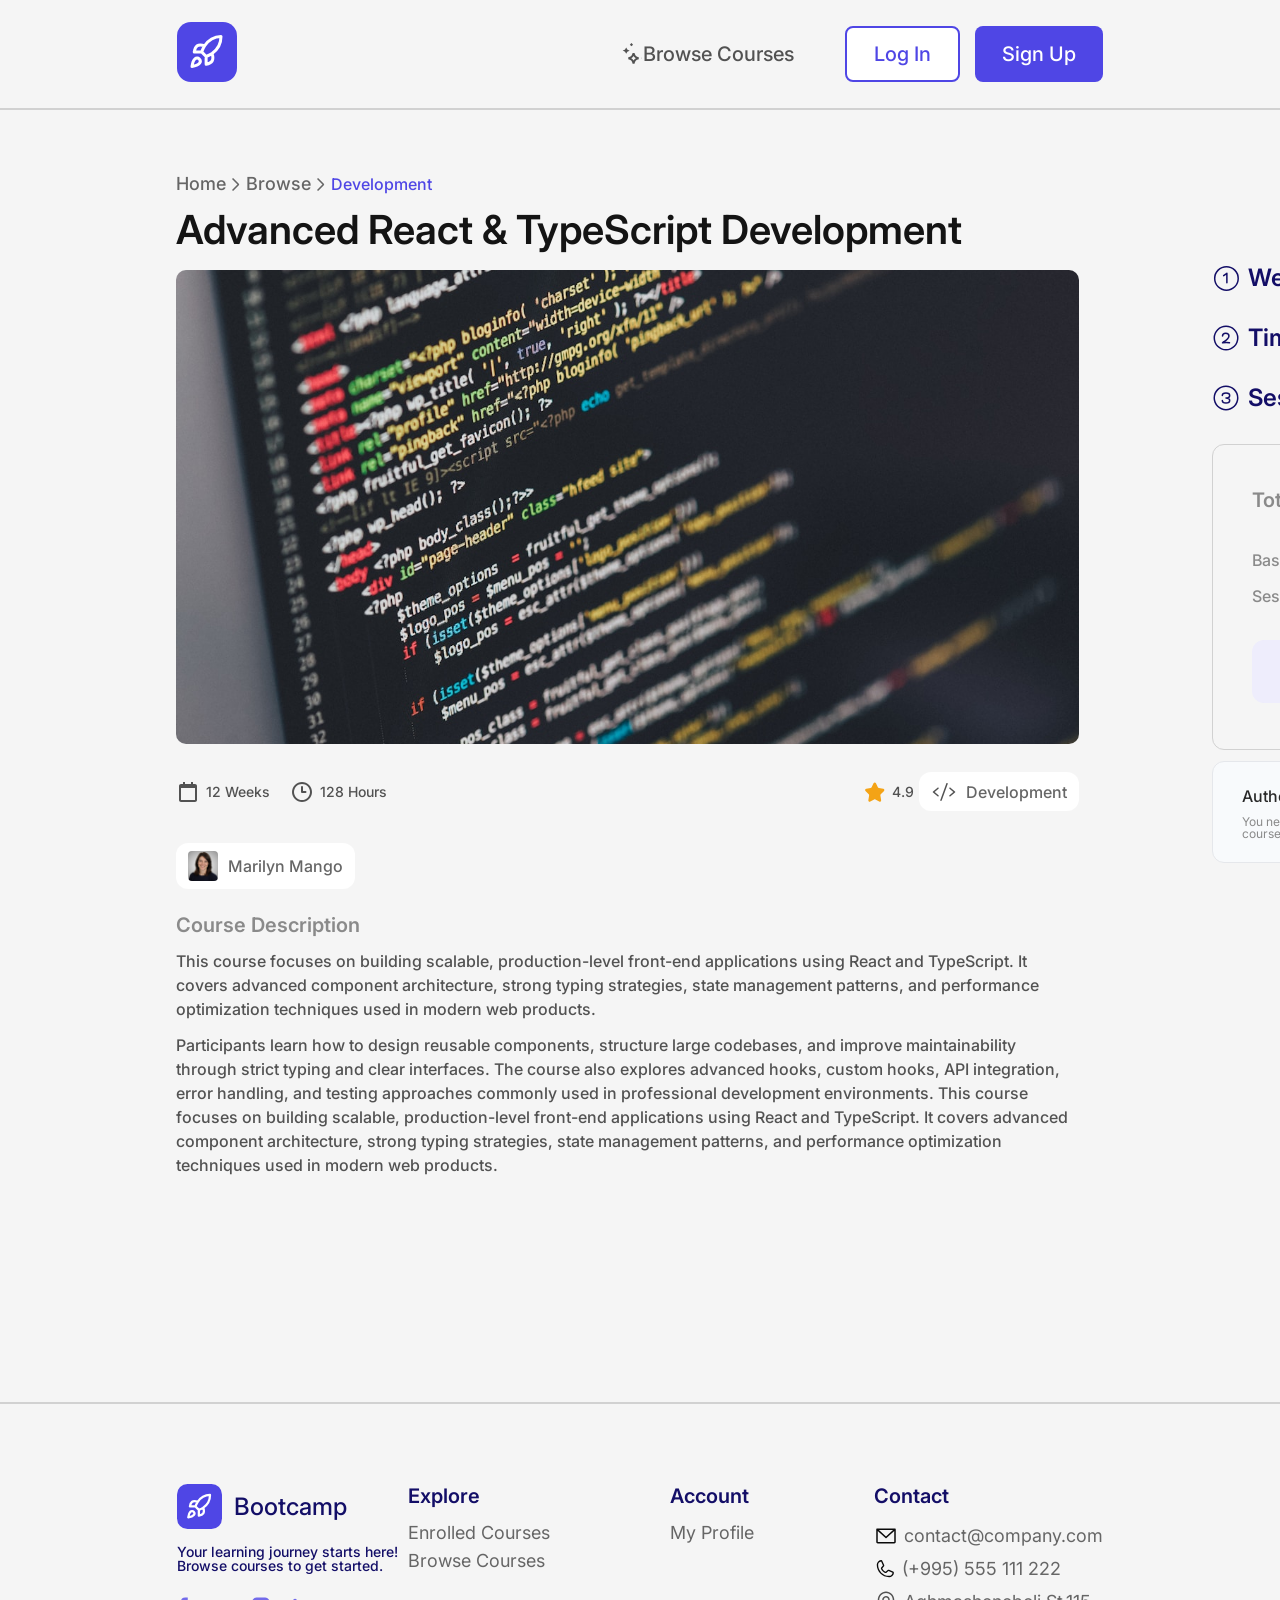
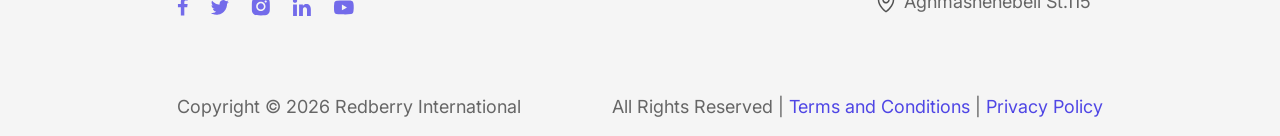
<file: pages/details/details.html>
<!doctype html>
<html lang="en">
  <head>
    <meta charset="UTF-8" />
    <meta name="viewport" content="width=device-width, initial-scale=1.0" />
    <link rel="preconnect" href="https://fonts.googleapis.com" />
    <link rel="preconnect" href="https://fonts.gstatic.com" crossorigin />
    <link
      href="https://fonts.googleapis.com/css2?family=Inter:ital,opsz,wght@0,14..32,100..900;1,14..32,100..900&family=Montserrat:ital,wght@0,100..900;1,100..900&display=swap"
      rel="stylesheet"
    />
    <link rel="stylesheet" href="style.css" />
    <title>redberry</title>
  </head>
  <body>
    <header>
      <nav>
        <a href="../home/index.html">
          <svg
            width="60"
            height="60"
            viewBox="0 0 60 60"
            fill="none"
            xmlns="http://www.w3.org/2000/svg"
          >
            <rect width="60" height="60" rx="14" fill="#4F46E5" />
            <path
              d="M29.1282 34.5001L24.6667 29.8848M29.1282 34.5001C31.2056 33.6828 33.1984 32.652 35.0769 31.4232M29.1282 34.5001V42.1923C29.1282 42.1923 33.6344 41.3462 35.0769 39.1155C36.6831 36.6232 35.0769 31.4232 35.0769 31.4232M24.6667 29.8848C25.4581 27.7609 26.4546 25.725 27.641 23.808C29.3739 20.9418 31.7867 18.5819 34.6501 16.9528C37.5135 15.3237 40.7322 14.4794 44 14.5004C44 18.6849 42.84 26.0387 35.0769 31.4232M24.6667 29.8848L17.2308 29.8848C17.2308 29.8848 18.0487 25.2233 20.2051 23.731C22.6144 22.0695 27.641 23.731 27.641 23.731M17.9744 36.8078C15.7436 38.7462 15 44.5 15 44.5C15 44.5 20.5621 43.7308 22.4359 41.4231C23.4918 40.1308 23.4769 38.1462 22.3021 36.9463C21.724 36.3755 20.9625 36.0457 20.1638 36.0201C19.3651 35.9946 18.5854 36.2751 17.9744 36.8078Z"
              stroke="white"
              stroke-width="3"
              stroke-linecap="round"
              stroke-linejoin="round"
            />
          </svg>
        </a>

        <div class="nav-links">
          <a href="#" class="browse-courses-link">
            <div class="browse-courses">
              <svg
                width="21"
                height="25"
                viewBox="0 0 21 25"
                fill="none"
                xmlns="http://www.w3.org/2000/svg"
              >
                <path
                  d="M11.5723 11.0898C11.6488 11.4409 11.7309 11.7706 11.8232 12.0791C12.1308 13.1068 12.5574 13.9663 13.2334 14.6484C14.0546 15.4771 15.1528 15.9446 16.5537 16.2568C15.1528 16.5691 14.0546 17.0366 13.2334 17.8652C12.5575 18.5473 12.1308 19.407 11.8232 20.4346C11.7272 20.7556 11.6416 21.0997 11.5625 21.4668C11.4818 21.1049 11.3957 20.7662 11.2988 20.4502C10.9866 19.4318 10.5582 18.5847 9.88379 17.9111C9.20883 17.2371 8.36376 16.8131 7.35156 16.5078C7.07723 16.4251 6.78608 16.35 6.47754 16.2803C7.92999 15.9681 9.06485 15.4993 9.9082 14.6494C10.5847 13.9676 11.0117 13.108 11.3203 12.0801C11.413 11.7713 11.4954 11.4412 11.5723 11.0898ZM19.5098 15.8076H19.5068C19.5091 15.8073 19.5114 15.8069 19.5137 15.8066L19.5098 15.8076ZM4.18164 7.55957C4.29457 7.77278 4.43599 7.97475 4.61914 8.15625C4.83142 8.36652 5.07063 8.5218 5.32422 8.6416C5.0754 8.76131 4.84018 8.91326 4.63086 9.11621C4.45973 9.28216 4.32484 9.46504 4.21484 9.6582C4.10281 9.4501 3.96405 9.25294 3.78418 9.0752C3.56392 8.85762 3.31402 8.69822 3.0498 8.5752C3.30172 8.45787 3.5417 8.30917 3.75488 8.10742C3.93104 7.94066 4.06861 7.75548 4.18164 7.55957ZM9.50195 2.52539C9.53598 2.56115 9.5709 2.59494 9.60645 2.62695C9.56574 2.66227 9.5261 2.70011 9.4873 2.74023C9.47534 2.75261 9.46363 2.76577 9.45215 2.77832C9.44215 2.76758 9.43321 2.75573 9.42285 2.74512C9.38387 2.70516 9.34361 2.66795 9.30273 2.63281C9.34127 2.5984 9.37926 2.56224 9.41602 2.52344C9.43086 2.50776 9.44392 2.49055 9.45801 2.47461C9.47274 2.49124 9.4864 2.50904 9.50195 2.52539Z"
                  stroke="#525252"
                  stroke-width="2"
                />
              </svg>

              <span>Browse Courses</span>
            </div>
          </a>

          <div id="guest-zone">
            <button class="btn-login" id="openLoginBtn">Log In</button>
            <button class="btn-signup" id="openModalBtn">Sign Up</button>
          </div>

          <div id="user-zone" class="user-profile hidden">
            <a href="#" class="enrolled-courses-link">Enrolled Courses</a>
            <div class="user-avatar">
              <img
                src="../../assets/icons/Avatar.svg"
                alt="User Avatar"
                id="headerAvatar"
              />
            </div>
          </div>
        </div>
      </nav>
    </header>
    <hr class="xazi" />
    <main>
      <section class="details-section">
        <div class="details-wrapper">
          <div class="details-left-side">
            <nav class="breadcrumb-nav">
              <ul class="breadcrumb-list">
                <li><a href="../home/index.html">Home</a></li>
                <img src="../../assets/icons/RightArrow (1).svg" alt="arrow" />
                <li><a href="#">Browse</a></li>
                <img src="../../assets/icons/RightArrow (1).svg" alt="arrow" />
                <li class="active" id="courseCategoryName">Development</li>
              </ul>
            </nav>

            <h1 class="course-main-title" id="courseTitle">
              Advanced React & TypeScript Development
            </h1>

            <div class="course-banner">
              <img
                id="courseBanner"
                src="../../assets/images/269283b9163a230a81cd5602149953a8d051a0d1.jpg"
                alt="Course Banner"
                class="banner-img"
              />
            </div>

            <div class="course-stats-bar">
              <div class="stat-item">
                <img
                  src="../../assets/icons/boxicons_calendar.svg"
                  alt="Calendar"
                  class="stat-icon"
                />
                <span class="stat-text" id="courseWeeks">12 Weeks</span>
              </div>

              <div class="stat-item">
                <img
                  src="../../assets/icons/tabler_clock-hour-3.svg"
                  alt="Clock"
                  class="stat-icon"
                />
                <span class="stat-text">128 Hours</span>
              </div>

              <div class="stat-tag">
                <div class="stat-item">
                  <img
                    src="../../assets/icons/Icon_Set.svg"
                    alt="Rating"
                    class="stat-icon"
                  />
                  <span class="stat-text" id="courseRating">4.9</span>
                </div>
                <div class="stat-bgcolor" id="courseTopicName">
                  <img src="../../assets/icons/Icon_Set2 (1).svg" alt="" />
                  Development
                </div>
              </div>
            </div>

            <div class="instructor-card">
              <img
                id="instructorAvatar"
                src="../../assets/images/39aab73a45c612abf014cd8387797410e717c3ab.jpg"
                alt="Marilyn Mango"
                class="instructor-avatar"
              />
              <span class="instructor-name" id="instructorName"
                >Marilyn Mango</span
              >
            </div>

            <section class="description-section">
              <h2 class="section-title">Course Description</h2>
              <div class="description-text" id="courseDescription">
                <p>
                  This course focuses on building scalable, production-level
                  front-end applications using React and TypeScript. It covers
                  advanced component architecture, strong typing strategies,
                  state management patterns, and performance optimization
                  techniques used in modern web products.
                </p>
                <p>
                  Participants learn how to design reusable components,
                  structure large codebases, and improve maintainability through
                  strict typing and clear interfaces. The course also explores
                  advanced hooks, custom hooks, API integration, error handling,
                  and testing approaches commonly used in professional
                  development environments. This course focuses on building
                  scalable, production-level front-end applications using React
                  and TypeScript. It covers advanced component architecture,
                  strong typing strategies, state management patterns, and
                  performance optimization techniques used in modern web
                  products.
                </p>
              </div>
            </section>
          </div>

          <div class="details-right-side">
            <div class="invisible-one" id="selection-container">
              <div class="Weekly-Schedule">
                <div class="Weekly-Schedule-header">
                  <div class="text-and-number">
                    <svg
                      class="step-icon"
                      width="28"
                      height="28"
                      viewBox="0 0 28 28"
                      fill="none"
                      xmlns="http://www.w3.org/2000/svg"
                    >
                      <path
                        d="M14.4541 2.7041C17.5704 2.7041 20.5591 3.94196 22.7627 6.14551C24.9662 8.34906 26.2041 11.3378 26.2041 14.4541C26.2041 15.997 25.9 17.5247 25.3096 18.9502C24.7191 20.3758 23.8538 21.6716 22.7627 22.7627C21.6716 23.8538 20.3758 24.7191 18.9502 25.3096C17.5247 25.9 15.997 26.2041 14.4541 26.2041C12.9112 26.2041 11.3835 25.9 9.95801 25.3096C8.53243 24.7191 7.2366 23.8538 6.14551 22.7627C5.05442 21.6716 4.18913 20.3758 3.59863 18.9502C3.00823 17.5247 2.7041 15.997 2.7041 14.4541C2.7041 11.3378 3.94196 8.34906 6.14551 6.14551C8.34906 3.94196 11.3378 2.7041 14.4541 2.7041Z"
                        stroke="currentColor"
                        stroke-width="1.5"
                        stroke-linecap="round"
                        stroke-linejoin="round"
                      />
                      <path
                        d="M14.8788 18.6866V9.3125L11.6565 11.656"
                        stroke="currentColor"
                        stroke-width="1.5"
                        stroke-linecap="round"
                        stroke-linejoin="round"
                      />
                    </svg>
                    <span>Weekly Schedule</span>
                  </div>
                  <img src="../../assets/icons/arrowdown.svg" alt="arrowdown" />
                </div>
                <div
                  class="Weekly-Schedule-boxs-wrapper"
                  id="weeklySchedulesContainer"
                ></div>
              </div>
              <div class="Weekly-Schedule">
                <div class="Weekly-Schedule-header">
                  <div class="text-and-number">
                    <svg
                      width="28"
                      height="28"
                      viewBox="0 0 28 28"
                      fill="none"
                      xmlns="http://www.w3.org/2000/svg"
                    >
                      <path
                        d="M14.0234 2.27344C17.1397 2.27344 20.1285 3.51129 22.332 5.71484C24.5356 7.9184 25.7734 10.9071 25.7734 14.0234C25.7734 15.5663 25.4693 17.094 24.8789 18.5195C24.2884 19.9451 23.4231 21.2409 22.332 22.332C21.2409 23.4231 19.9451 24.2884 18.5195 24.8789C17.094 25.4693 15.5663 25.7734 14.0234 25.7734C12.4805 25.7734 10.9528 25.4693 9.52734 24.8789C8.10177 24.2884 6.80593 23.4231 5.71484 22.332C4.62376 21.2409 3.75846 19.9451 3.16797 18.5195C2.57757 17.094 2.27344 15.5663 2.27344 14.0234C2.27344 10.9071 3.51129 7.9184 5.71484 5.71484C7.9184 3.51129 10.9071 2.27344 14.0234 2.27344Z"
                        stroke="#130E67"
                        stroke-width="1.5"
                        stroke-linecap="round"
                        stroke-linejoin="round"
                      />
                      <path
                        d="M10.5236 12.0179C10.5236 8.30393 16.941 8.30393 16.941 12.0179C16.941 14.8213 12.7485 17.2385 10.5236 18.7677C10.5236 18.7677 14.6953 18.1717 17.4764 18.7677"
                        stroke="#130E67"
                        stroke-width="1.5"
                        stroke-linecap="round"
                        stroke-linejoin="round"
                      />
                    </svg>

                    <span>Time Slot</span>
                  </div>
                  <img src="../../assets/icons/arrowdown.svg" alt="arrowdown" />
                </div>
                <div
                  class="Time-Slot-boxs-wrapper"
                  id="timeSlotsContainer"
                ></div>
              </div>

              <div class="Weekly-Schedule">
                <div class="Weekly-Schedule-header">
                  <div class="text-and-number">
                    <svg
                      width="28"
                      height="28"
                      viewBox="0 0 28 28"
                      fill="none"
                      xmlns="http://www.w3.org/2000/svg"
                    >
                      <path
                        d="M13.9944 2.15332C17.1107 2.15332 20.0995 3.39117 22.303 5.59473C24.5066 7.79828 25.7444 10.787 25.7444 13.9033C25.7444 15.4462 25.4403 16.9739 24.8499 18.3994C24.2594 19.825 23.3941 21.1208 22.303 22.2119C21.2119 23.303 19.9161 24.1683 18.4905 24.7588C17.065 25.3492 15.5373 25.6533 13.9944 25.6533C12.4515 25.6533 10.9238 25.3492 9.49833 24.7588C8.07275 24.1683 6.77692 23.303 5.68583 22.2119C4.59474 21.1208 3.72945 19.825 3.13895 18.3994C2.54855 16.9739 2.24442 15.4462 2.24442 13.9033C2.24442 10.787 3.48228 7.79828 5.68583 5.59473C7.88938 3.39117 10.8781 2.15332 13.9944 2.15332Z"
                        stroke="#130E67"
                        stroke-width="1.5"
                        stroke-linecap="round"
                        stroke-linejoin="round"
                      />
                      <path
                        d="M10.3224 11.4715C10.3224 8.11886 17.6776 8.11886 17.6776 11.4715C17.6776 11.4715 17.6776 14.0009 14 14.0009C17.6776 14.0009 17.6776 16.5302 17.6776 16.5302C17.6776 19.8829 10.3224 19.8829 10.3224 16.5302"
                        stroke="#130E67"
                        stroke-width="1.5"
                        stroke-linecap="round"
                        stroke-linejoin="round"
                      />
                    </svg>

                    <span>Session Type</span>
                  </div>
                  <img src="../../assets/icons/arrowdown.svg" alt="arrowdown" />
                </div>
                <div
                  class="Session-Type-wrapper-container"
                  id="sessionTypesContainer"
                ></div>
              </div>
              <div class="Enroll-Now">
                <div class="Enroll-Now-inside">
                  <div class="Enroll-Now-inside-top-text">
                    <p>Total Price</p>
                    <span id="totalPriceDisplay">$349</span>
                  </div>
                  <div class="Enroll-Now-inside-bottom-text">
                    <div class="Enroll-Now-inside-bottom-text-one">
                      <p>Base Price</p>
                      <span id="basePriceDisplay"> + $0</span>
                    </div>
                    <div class="Enroll-Now-inside-bottom-text-two">
                      <p>Session Type</p>
                      <span id="modifierDisplay">+ $0</span>
                    </div>
                  </div>
                  <button type="submit" class="Enroll-Now-btn" id="enrollBtn">
                    Enroll Now
                  </button>
                </div>
              </div>
              <div class="Complete-Your-Profile">
                <div class="Complete-Your-Profile-text">
                  <h2>
                    <svg
                      width="22"
                      height="22"
                      viewBox="0 0 16 16"
                      fill="none"
                      xmlns="http://www.w3.org/2000/svg"
                    >
                      <path
                        d="M14.8 11.7557L9.33437 2.26379C9.19779 2.03124 9.00281 1.83843 8.76875 1.70445C8.53469 1.57048 8.26969 1.5 8 1.5C7.73031 1.5 7.4653 1.57048 7.23124 1.70445C6.99719 1.83843 6.8022 2.03124 6.66562 2.26379L1.2 11.7557C1.06858 11.9806 0.999329 12.2364 0.999329 12.4969C0.999329 12.7574 1.06858 13.0132 1.2 13.2382C1.33483 13.4721 1.52948 13.666 1.76397 13.7999C1.99847 13.9338 2.26436 14.0028 2.53437 14H13.4656C13.7354 14.0026 14.0011 13.9334 14.2353 13.7996C14.4696 13.6657 14.664 13.4719 14.7987 13.2382C14.9304 13.0134 14.9998 12.7576 15 12.4971C15.0003 12.2366 14.9312 11.9807 14.8 11.7557ZM13.9331 12.7375C13.8855 12.8188 13.8171 12.886 13.7349 12.9321C13.6528 12.9782 13.5598 13.0017 13.4656 13H2.53437C2.44017 13.0017 2.34723 12.9782 2.26508 12.9321C2.18293 12.886 2.11452 12.8188 2.06687 12.7375C2.02371 12.6645 2.00095 12.5812 2.00095 12.4963C2.00095 12.4114 2.02371 12.3281 2.06687 12.255L7.5325 2.76317C7.58111 2.68227 7.64983 2.61534 7.73197 2.56887C7.81411 2.5224 7.90688 2.49797 8.00125 2.49797C8.09562 2.49797 8.18839 2.5224 8.27053 2.56887C8.35267 2.61534 8.42139 2.68227 8.47 2.76317L13.9356 12.255C13.9784 12.3283 14.0007 12.4118 14.0003 12.4966C13.9999 12.5815 13.9767 12.6647 13.9331 12.7375ZM7.5 9.00004V6.50004C7.5 6.36743 7.55268 6.24026 7.64645 6.14649C7.74021 6.05272 7.86739 6.00004 8 6.00004C8.13261 6.00004 8.25978 6.05272 8.35355 6.14649C8.44732 6.24026 8.5 6.36743 8.5 6.50004V9.00004C8.5 9.13265 8.44732 9.25983 8.35355 9.35359C8.25978 9.44736 8.13261 9.50004 8 9.50004C7.86739 9.50004 7.74021 9.44736 7.64645 9.35359C7.55268 9.25983 7.5 9.13265 7.5 9.00004ZM8.75 11.25C8.75 11.3984 8.70601 11.5434 8.6236 11.6667C8.54119 11.7901 8.42406 11.8862 8.28701 11.943C8.14997 11.9997 7.99917 12.0146 7.85368 11.9856C7.7082 11.9567 7.57456 11.8853 7.46967 11.7804C7.36478 11.6755 7.29335 11.5418 7.26441 11.3964C7.23547 11.2509 7.25032 11.1001 7.30709 10.963C7.36385 10.826 7.45998 10.7088 7.58332 10.6264C7.70666 10.544 7.85166 10.5 8 10.5C8.19891 10.5 8.38968 10.5791 8.53033 10.7197C8.67098 10.8604 8.75 11.0511 8.75 11.25Z"
                        fill="#F4A316"
                      />
                    </svg>

                    Complete Your Profile
                  </h2>
                  <p>
                    You need to fill in your profile details before enrolling in
                    this <br />
                    course.
                  </p>
                </div>
                <div class="Complete-Profile-btn" id="complete-profile">
                  <p>Complete</p>
                  <svg
                    width="16"
                    height="16"
                    viewBox="0 0 24 24"
                    fill="none"
                    xmlns="http://www.w3.org/2000/svg"
                  >
                    <path
                      d="M20.7806 12.531L14.0306 19.281C13.8899 19.4218 13.699 19.5008 13.5 19.5008C13.301 19.5008 13.1101 19.4218 12.9694 19.281C12.8286 19.1403 12.7496 18.9494 12.7496 18.7504C12.7496 18.5514 12.8286 18.3605 12.9694 18.2198L18.4397 12.7504H3.75C3.55109 12.7504 3.36032 12.6714 3.21967 12.5307C3.07902 12.3901 3 12.1993 3 12.0004C3 11.8015 3.07902 11.6107 3.21967 11.4701C3.36032 11.3294 3.55109 11.2504 3.75 11.2504H18.4397L12.9694 5.78104C12.8286 5.64031 12.7496 5.44944 12.7496 5.25042C12.7496 5.05139 12.8286 4.86052 12.9694 4.71979C13.1101 4.57906 13.301 4.5 13.5 4.5C13.699 4.5 13.8899 4.57906 14.0306 4.71979L20.7806 11.4698C20.8504 11.5394 20.9057 11.6222 20.9434 11.7132C20.9812 11.8043 21.0006 11.9019 21.0006 12.0004C21.0006 12.099 20.9812 12.1966 20.9434 12.2876C20.9057 12.3787 20.8504 12.4614 20.7806 12.531Z"
                      fill="#281ED2"
                    />
                  </svg>
                </div>
              </div>
            </div>
            <!-- ენროლი როა კურსის მაგის დეტალი  -->
            <div class="course-card" id="enrolled-card" style="display: none">
              <div class="badge">Enrolled</div>

              <div class="info-item">
                <span class="icon"
                  ><img
                    src="../../assets/icons/Icon Set=CalendarDots.svg"
                    alt="calendar"
                  />
                </span>
                <span>Monday-Wednesday</span>
              </div>

              <div class="info-item">
                <span class="icon"
                  ><img
                    src="../../assets/icons/tabler_clock-hour-3.svg"
                    alt="clocl"
                  />
                </span>
                <span>Evening 6:00 PM - 8:00 PM</span>
              </div>

              <div class="info-item">
                <span class="icon"
                  ><img src="../../assets/icons/computer.svg" alt="computer" />
                </span>
                <span>Online</span>
              </div>

              <div class="info-item">
                <span class="icon">
                  <img
                    src="../../assets/icons/Icon Set=MapPin.svg"
                    alt="location"
                  />
                </span>
                <span>Tbilisi, Chavchavadze St.30</span>
              </div>

              <div class="progress-section">
                <div class="progress-text">65% Complete</div>
                <div class="progress-bar-two">
                  <div class="progress-fill" style="width: 65%"></div>
                </div>
              </div>

              <button class="complete-btn">
                Complete Course
                <span class="check"
                  ><svg
                    width="24"
                    height="24"
                    viewBox="0 0 24 24"
                    fill="none"
                    xmlns="http://www.w3.org/2000/svg"
                  >
                    <path
                      d="M21.5306 7.28104L9.53061 19.281C9.46096 19.3508 9.37824 19.4061 9.2872 19.4438C9.19615 19.4816 9.09855 19.501 8.99999 19.501C8.90143 19.501 8.80383 19.4816 8.71278 19.4438C8.62174 19.4061 8.53902 19.3508 8.46936 19.281L3.21936 14.031C3.07863 13.8903 2.99957 13.6994 2.99957 13.5004C2.99957 13.3014 3.07863 13.1105 3.21936 12.9698C3.3601 12.8291 3.55097 12.75 3.74999 12.75C3.94901 12.75 4.13988 12.8291 4.28061 12.9698L8.99999 17.6901L20.4694 6.21979C20.6101 6.07906 20.801 6 21 6C21.199 6 21.3899 6.07906 21.5306 6.21979C21.6713 6.36052 21.7504 6.55139 21.7504 6.75042C21.7504 6.94944 21.6713 7.14031 21.5306 7.28104Z"
                      fill="#FFFFFF"
                    />
                  </svg>
                </span>
              </button>
              <div class="rating-modal">
                <button class="close-btn">&times;</button>

                <h3 class="rating-title">Rate your experience</h3>

                <div class="stars-container">
                  <div class="star-wrapper active">
                    <svg
                      width="46"
                      height="47"
                      viewBox="0 0 46 47"
                      fill="none"
                      xmlns="http://www.w3.org/2000/svg"
                    >
                      <mask
                        id="path-1-outside-1_1318_9734"
                        maskUnits="userSpaceOnUse"
                        x="-0.92627"
                        y="0.353516"
                        width="47"
                        height="46"
                        fill="black"
                      >
                        <rect
                          fill="white"
                          x="-0.92627"
                          y="0.353516"
                          width="47"
                          height="46"
                        />
                        <path
                          d="M22.0947 1.92862C22.4546 1.16182 23.5453 1.16181 23.9052 1.92862L29.8806 14.6592C30.0223 14.9611 30.3052 15.1725 30.6348 15.2229L44.0762 17.2765C44.8808 17.3994 45.2093 18.3808 44.6409 18.9634L34.8524 28.9958C34.6308 29.223 34.5301 29.5419 34.5812 29.8552L36.8832 43.9675C37.0176 44.7914 36.143 45.4076 35.4125 45.0037L23.4838 38.4097C23.1827 38.2433 22.8172 38.2433 22.5162 38.4097L10.5875 45.0037C9.85689 45.4076 8.98233 44.7914 9.11671 43.9675L11.4187 29.8552C11.4698 29.5419 11.3692 29.223 11.1475 28.9958L1.35904 18.9634C0.79063 18.3808 1.11917 17.3994 1.92376 17.2765L15.3651 15.2229C15.6947 15.1725 15.9776 14.9611 16.1193 14.6592L22.0947 1.92862Z"
                        />
                      </mask>
                      <path
                        d="M22.0947 1.92862C22.4546 1.16182 23.5453 1.16181 23.9052 1.92862L29.8806 14.6592C30.0223 14.9611 30.3052 15.1725 30.6348 15.2229L44.0762 17.2765C44.8808 17.3994 45.2093 18.3808 44.6409 18.9634L34.8524 28.9958C34.6308 29.223 34.5301 29.5419 34.5812 29.8552L36.8832 43.9675C37.0176 44.7914 36.143 45.4076 35.4125 45.0037L23.4838 38.4097C23.1827 38.2433 22.8172 38.2433 22.5162 38.4097L10.5875 45.0037C9.85689 45.4076 8.98233 44.7914 9.11671 43.9675L11.4187 29.8552C11.4698 29.5419 11.3692 29.223 11.1475 28.9958L1.35904 18.9634C0.79063 18.3808 1.11917 17.3994 1.92376 17.2765L15.3651 15.2229C15.6947 15.1725 15.9776 14.9611 16.1193 14.6592L22.0947 1.92862Z"
                        fill="#F4A316"
                      />
                      <path
                        d="M15.3651 15.2229L15.5161 16.2114L15.3651 15.2229ZM1.92376 17.2765L1.77273 16.288L1.92376 17.2765ZM11.1475 28.9958L11.8633 28.2975L11.1475 28.9958ZM10.5875 45.0037L10.1037 44.1285L10.5875 45.0037ZM9.11671 43.9675L8.12976 43.8066L9.11671 43.9675ZM23.4838 38.4097L23.9675 37.5345L23.4838 38.4097ZM22.5162 38.4097L22.0324 37.5345L22.5162 38.4097ZM36.8832 43.9675L35.8963 44.1285L36.8832 43.9675ZM35.4125 45.0037L34.9287 45.8789L35.4125 45.0037ZM34.8524 28.9958L35.5682 29.6942L34.8524 28.9958ZM34.5812 29.8552L35.5682 29.6942L34.5812 29.8552ZM44.0762 17.2765L44.2272 16.288L44.0762 17.2765ZM44.6409 18.9634L43.9251 18.265L44.6409 18.9634ZM30.6348 15.2229L30.4838 16.2114L30.6348 15.2229ZM22.0947 1.92862L21.1895 1.50372L22.0947 1.92862ZM23.9052 1.92862L23 2.35352L28.9754 15.0841L29.8806 14.6592L30.7859 14.2343L24.8104 1.50372L23.9052 1.92862ZM30.6348 15.2229L30.4838 16.2114L43.9251 18.265L44.0762 17.2765L44.2272 16.288L30.7859 14.2343L30.6348 15.2229ZM44.6409 18.9634L43.9251 18.265L34.1367 28.2975L34.8524 28.9958L35.5682 29.6942L45.3566 19.6617L44.6409 18.9634ZM34.5812 29.8552L33.5943 30.0161L35.8963 44.1285L36.8832 43.9675L37.8702 43.8066L35.5682 29.6942L34.5812 29.8552ZM35.4125 45.0037L35.8963 44.1285L23.9675 37.5345L23.4838 38.4097L23 39.2849L34.9287 45.8789L35.4125 45.0037ZM22.5162 38.4097L22.0324 37.5345L10.1037 44.1285L10.5875 45.0037L11.0712 45.8789L23 39.2849L22.5162 38.4097ZM9.11671 43.9675L10.1037 44.1285L12.4057 30.0161L11.4187 29.8552L10.4318 29.6942L8.12976 43.8066L9.11671 43.9675ZM11.1475 28.9958L11.8633 28.2975L2.0748 18.265L1.35904 18.9634L0.643287 19.6617L10.4318 29.6942L11.1475 28.9958ZM1.92376 17.2765L2.0748 18.265L15.5161 16.2114L15.3651 15.2229L15.2141 14.2343L1.77273 16.288L1.92376 17.2765ZM16.1193 14.6592L17.0245 15.0841L23 2.35352L22.0947 1.92862L21.1895 1.50372L15.2141 14.2343L16.1193 14.6592ZM15.3651 15.2229L15.5161 16.2114C16.1754 16.1107 16.7411 15.6879 17.0245 15.0841L16.1193 14.6592L15.2141 14.2343V14.2343L15.3651 15.2229ZM1.35904 18.9634L2.0748 18.265L2.0748 18.265L1.92376 17.2765L1.77273 16.288C0.163538 16.5338 -0.493538 18.4966 0.643287 19.6617L1.35904 18.9634ZM11.4187 29.8552L12.4057 30.0161C12.5079 29.3896 12.3066 28.7518 11.8633 28.2975L11.1475 28.9958L10.4318 29.6942V29.6942L11.4187 29.8552ZM10.5875 45.0037L10.1037 44.1285H10.1037L9.11671 43.9675L8.12976 43.8066C7.86098 45.4543 9.61012 46.6866 11.0712 45.8789L10.5875 45.0037ZM23.4838 38.4097L23.9675 37.5345C23.3654 37.2017 22.6345 37.2017 22.0324 37.5345L22.5162 38.4097L23 39.2849V39.2849L23.4838 38.4097ZM36.8832 43.9675L35.8963 44.1285V44.1285L35.4125 45.0037L34.9287 45.8789C36.3898 46.6866 38.139 45.4543 37.8702 43.8066L36.8832 43.9675ZM34.8524 28.9958L34.1367 28.2975C33.6934 28.7518 33.4921 29.3896 33.5943 30.0161L34.5812 29.8552L35.5682 29.6942V29.6942L34.8524 28.9958ZM44.0762 17.2765L43.9251 18.265L43.9251 18.265L44.6409 18.9634L45.3566 19.6617C46.4935 18.4966 45.8364 16.5338 44.2272 16.288L44.0762 17.2765ZM29.8806 14.6592L28.9754 15.0841C29.2588 15.6879 29.8245 16.1107 30.4838 16.2114L30.6348 15.2229L30.7859 14.2343V14.2343L29.8806 14.6592ZM23.9052 1.92862L24.8104 1.50372C24.0906 -0.0298872 21.9093 -0.0298849 21.1895 1.50372L22.0947 1.92862L23 2.35352V2.35352L23.9052 1.92862Z"
                        fill="#F4A316"
                        mask="url(#path-1-outside-1_1318_9734)"
                      />
                    </svg>
                  </div>
                  <div class="star-wrapper partial">
                    <svg
                      width="46"
                      height="47"
                      viewBox="0 0 46 47"
                      fill="none"
                      xmlns="http://www.w3.org/2000/svg"
                    >
                      <mask
                        id="path-1-outside-1_1318_9734"
                        maskUnits="userSpaceOnUse"
                        x="-0.92627"
                        y="0.353516"
                        width="47"
                        height="46"
                        fill="black"
                      >
                        <rect
                          fill="white"
                          x="-0.92627"
                          y="0.353516"
                          width="47"
                          height="46"
                        />
                        <path
                          d="M22.0947 1.92862C22.4546 1.16182 23.5453 1.16181 23.9052 1.92862L29.8806 14.6592C30.0223 14.9611 30.3052 15.1725 30.6348 15.2229L44.0762 17.2765C44.8808 17.3994 45.2093 18.3808 44.6409 18.9634L34.8524 28.9958C34.6308 29.223 34.5301 29.5419 34.5812 29.8552L36.8832 43.9675C37.0176 44.7914 36.143 45.4076 35.4125 45.0037L23.4838 38.4097C23.1827 38.2433 22.8172 38.2433 22.5162 38.4097L10.5875 45.0037C9.85689 45.4076 8.98233 44.7914 9.11671 43.9675L11.4187 29.8552C11.4698 29.5419 11.3692 29.223 11.1475 28.9958L1.35904 18.9634C0.79063 18.3808 1.11917 17.3994 1.92376 17.2765L15.3651 15.2229C15.6947 15.1725 15.9776 14.9611 16.1193 14.6592L22.0947 1.92862Z"
                        />
                      </mask>
                      <path
                        d="M22.0947 1.92862C22.4546 1.16182 23.5453 1.16181 23.9052 1.92862L29.8806 14.6592C30.0223 14.9611 30.3052 15.1725 30.6348 15.2229L44.0762 17.2765C44.8808 17.3994 45.2093 18.3808 44.6409 18.9634L34.8524 28.9958C34.6308 29.223 34.5301 29.5419 34.5812 29.8552L36.8832 43.9675C37.0176 44.7914 36.143 45.4076 35.4125 45.0037L23.4838 38.4097C23.1827 38.2433 22.8172 38.2433 22.5162 38.4097L10.5875 45.0037C9.85689 45.4076 8.98233 44.7914 9.11671 43.9675L11.4187 29.8552C11.4698 29.5419 11.3692 29.223 11.1475 28.9958L1.35904 18.9634C0.79063 18.3808 1.11917 17.3994 1.92376 17.2765L15.3651 15.2229C15.6947 15.1725 15.9776 14.9611 16.1193 14.6592L22.0947 1.92862Z"
                        fill="#F4A316"
                      />
                      <path
                        d="M15.3651 15.2229L15.5161 16.2114L15.3651 15.2229ZM1.92376 17.2765L1.77273 16.288L1.92376 17.2765ZM11.1475 28.9958L11.8633 28.2975L11.1475 28.9958ZM10.5875 45.0037L10.1037 44.1285L10.5875 45.0037ZM9.11671 43.9675L8.12976 43.8066L9.11671 43.9675ZM23.4838 38.4097L23.9675 37.5345L23.4838 38.4097ZM22.5162 38.4097L22.0324 37.5345L22.5162 38.4097ZM36.8832 43.9675L35.8963 44.1285L36.8832 43.9675ZM35.4125 45.0037L34.9287 45.8789L35.4125 45.0037ZM34.8524 28.9958L35.5682 29.6942L34.8524 28.9958ZM34.5812 29.8552L35.5682 29.6942L34.5812 29.8552ZM44.0762 17.2765L44.2272 16.288L44.0762 17.2765ZM44.6409 18.9634L43.9251 18.265L44.6409 18.9634ZM30.6348 15.2229L30.4838 16.2114L30.6348 15.2229ZM22.0947 1.92862L21.1895 1.50372L22.0947 1.92862ZM23.9052 1.92862L23 2.35352L28.9754 15.0841L29.8806 14.6592L30.7859 14.2343L24.8104 1.50372L23.9052 1.92862ZM30.6348 15.2229L30.4838 16.2114L43.9251 18.265L44.0762 17.2765L44.2272 16.288L30.7859 14.2343L30.6348 15.2229ZM44.6409 18.9634L43.9251 18.265L34.1367 28.2975L34.8524 28.9958L35.5682 29.6942L45.3566 19.6617L44.6409 18.9634ZM34.5812 29.8552L33.5943 30.0161L35.8963 44.1285L36.8832 43.9675L37.8702 43.8066L35.5682 29.6942L34.5812 29.8552ZM35.4125 45.0037L35.8963 44.1285L23.9675 37.5345L23.4838 38.4097L23 39.2849L34.9287 45.8789L35.4125 45.0037ZM22.5162 38.4097L22.0324 37.5345L10.1037 44.1285L10.5875 45.0037L11.0712 45.8789L23 39.2849L22.5162 38.4097ZM9.11671 43.9675L10.1037 44.1285L12.4057 30.0161L11.4187 29.8552L10.4318 29.6942L8.12976 43.8066L9.11671 43.9675ZM11.1475 28.9958L11.8633 28.2975L2.0748 18.265L1.35904 18.9634L0.643287 19.6617L10.4318 29.6942L11.1475 28.9958ZM1.92376 17.2765L2.0748 18.265L15.5161 16.2114L15.3651 15.2229L15.2141 14.2343L1.77273 16.288L1.92376 17.2765ZM16.1193 14.6592L17.0245 15.0841L23 2.35352L22.0947 1.92862L21.1895 1.50372L15.2141 14.2343L16.1193 14.6592ZM15.3651 15.2229L15.5161 16.2114C16.1754 16.1107 16.7411 15.6879 17.0245 15.0841L16.1193 14.6592L15.2141 14.2343V14.2343L15.3651 15.2229ZM1.35904 18.9634L2.0748 18.265L2.0748 18.265L1.92376 17.2765L1.77273 16.288C0.163538 16.5338 -0.493538 18.4966 0.643287 19.6617L1.35904 18.9634ZM11.4187 29.8552L12.4057 30.0161C12.5079 29.3896 12.3066 28.7518 11.8633 28.2975L11.1475 28.9958L10.4318 29.6942V29.6942L11.4187 29.8552ZM10.5875 45.0037L10.1037 44.1285H10.1037L9.11671 43.9675L8.12976 43.8066C7.86098 45.4543 9.61012 46.6866 11.0712 45.8789L10.5875 45.0037ZM23.4838 38.4097L23.9675 37.5345C23.3654 37.2017 22.6345 37.2017 22.0324 37.5345L22.5162 38.4097L23 39.2849V39.2849L23.4838 38.4097ZM36.8832 43.9675L35.8963 44.1285V44.1285L35.4125 45.0037L34.9287 45.8789C36.3898 46.6866 38.139 45.4543 37.8702 43.8066L36.8832 43.9675ZM34.8524 28.9958L34.1367 28.2975C33.6934 28.7518 33.4921 29.3896 33.5943 30.0161L34.5812 29.8552L35.5682 29.6942V29.6942L34.8524 28.9958ZM44.0762 17.2765L43.9251 18.265L43.9251 18.265L44.6409 18.9634L45.3566 19.6617C46.4935 18.4966 45.8364 16.5338 44.2272 16.288L44.0762 17.2765ZM29.8806 14.6592L28.9754 15.0841C29.2588 15.6879 29.8245 16.1107 30.4838 16.2114L30.6348 15.2229L30.7859 14.2343V14.2343L29.8806 14.6592ZM23.9052 1.92862L24.8104 1.50372C24.0906 -0.0298872 21.9093 -0.0298849 21.1895 1.50372L22.0947 1.92862L23 2.35352V2.35352L23.9052 1.92862Z"
                        fill="#F4A316"
                        mask="url(#path-1-outside-1_1318_9734)"
                      />
                    </svg>
                  </div>
                  <div class="star-wrapper">
                    <svg
                      width="46"
                      height="47"
                      viewBox="0 0 46 47"
                      fill="none"
                      xmlns="http://www.w3.org/2000/svg"
                    >
                      <mask
                        id="path-1-outside-1_1318_9734"
                        maskUnits="userSpaceOnUse"
                        x="-0.92627"
                        y="0.353516"
                        width="47"
                        height="46"
                        fill="black"
                      >
                        <rect
                          fill="white"
                          x="-0.92627"
                          y="0.353516"
                          width="47"
                          height="46"
                        />
                        <path
                          d="M22.0947 1.92862C22.4546 1.16182 23.5453 1.16181 23.9052 1.92862L29.8806 14.6592C30.0223 14.9611 30.3052 15.1725 30.6348 15.2229L44.0762 17.2765C44.8808 17.3994 45.2093 18.3808 44.6409 18.9634L34.8524 28.9958C34.6308 29.223 34.5301 29.5419 34.5812 29.8552L36.8832 43.9675C37.0176 44.7914 36.143 45.4076 35.4125 45.0037L23.4838 38.4097C23.1827 38.2433 22.8172 38.2433 22.5162 38.4097L10.5875 45.0037C9.85689 45.4076 8.98233 44.7914 9.11671 43.9675L11.4187 29.8552C11.4698 29.5419 11.3692 29.223 11.1475 28.9958L1.35904 18.9634C0.79063 18.3808 1.11917 17.3994 1.92376 17.2765L15.3651 15.2229C15.6947 15.1725 15.9776 14.9611 16.1193 14.6592L22.0947 1.92862Z"
                        />
                      </mask>
                      <path
                        d="M22.0947 1.92862C22.4546 1.16182 23.5453 1.16181 23.9052 1.92862L29.8806 14.6592C30.0223 14.9611 30.3052 15.1725 30.6348 15.2229L44.0762 17.2765C44.8808 17.3994 45.2093 18.3808 44.6409 18.9634L34.8524 28.9958C34.6308 29.223 34.5301 29.5419 34.5812 29.8552L36.8832 43.9675C37.0176 44.7914 36.143 45.4076 35.4125 45.0037L23.4838 38.4097C23.1827 38.2433 22.8172 38.2433 22.5162 38.4097L10.5875 45.0037C9.85689 45.4076 8.98233 44.7914 9.11671 43.9675L11.4187 29.8552C11.4698 29.5419 11.3692 29.223 11.1475 28.9958L1.35904 18.9634C0.79063 18.3808 1.11917 17.3994 1.92376 17.2765L15.3651 15.2229C15.6947 15.1725 15.9776 14.9611 16.1193 14.6592L22.0947 1.92862Z"
                        fill="#F4A316"
                      />
                      <path
                        d="M15.3651 15.2229L15.5161 16.2114L15.3651 15.2229ZM1.92376 17.2765L1.77273 16.288L1.92376 17.2765ZM11.1475 28.9958L11.8633 28.2975L11.1475 28.9958ZM10.5875 45.0037L10.1037 44.1285L10.5875 45.0037ZM9.11671 43.9675L8.12976 43.8066L9.11671 43.9675ZM23.4838 38.4097L23.9675 37.5345L23.4838 38.4097ZM22.5162 38.4097L22.0324 37.5345L22.5162 38.4097ZM36.8832 43.9675L35.8963 44.1285L36.8832 43.9675ZM35.4125 45.0037L34.9287 45.8789L35.4125 45.0037ZM34.8524 28.9958L35.5682 29.6942L34.8524 28.9958ZM34.5812 29.8552L35.5682 29.6942L34.5812 29.8552ZM44.0762 17.2765L44.2272 16.288L44.0762 17.2765ZM44.6409 18.9634L43.9251 18.265L44.6409 18.9634ZM30.6348 15.2229L30.4838 16.2114L30.6348 15.2229ZM22.0947 1.92862L21.1895 1.50372L22.0947 1.92862ZM23.9052 1.92862L23 2.35352L28.9754 15.0841L29.8806 14.6592L30.7859 14.2343L24.8104 1.50372L23.9052 1.92862ZM30.6348 15.2229L30.4838 16.2114L43.9251 18.265L44.0762 17.2765L44.2272 16.288L30.7859 14.2343L30.6348 15.2229ZM44.6409 18.9634L43.9251 18.265L34.1367 28.2975L34.8524 28.9958L35.5682 29.6942L45.3566 19.6617L44.6409 18.9634ZM34.5812 29.8552L33.5943 30.0161L35.8963 44.1285L36.8832 43.9675L37.8702 43.8066L35.5682 29.6942L34.5812 29.8552ZM35.4125 45.0037L35.8963 44.1285L23.9675 37.5345L23.4838 38.4097L23 39.2849L34.9287 45.8789L35.4125 45.0037ZM22.5162 38.4097L22.0324 37.5345L10.1037 44.1285L10.5875 45.0037L11.0712 45.8789L23 39.2849L22.5162 38.4097ZM9.11671 43.9675L10.1037 44.1285L12.4057 30.0161L11.4187 29.8552L10.4318 29.6942L8.12976 43.8066L9.11671 43.9675ZM11.1475 28.9958L11.8633 28.2975L2.0748 18.265L1.35904 18.9634L0.643287 19.6617L10.4318 29.6942L11.1475 28.9958ZM1.92376 17.2765L2.0748 18.265L15.5161 16.2114L15.3651 15.2229L15.2141 14.2343L1.77273 16.288L1.92376 17.2765ZM16.1193 14.6592L17.0245 15.0841L23 2.35352L22.0947 1.92862L21.1895 1.50372L15.2141 14.2343L16.1193 14.6592ZM15.3651 15.2229L15.5161 16.2114C16.1754 16.1107 16.7411 15.6879 17.0245 15.0841L16.1193 14.6592L15.2141 14.2343V14.2343L15.3651 15.2229ZM1.35904 18.9634L2.0748 18.265L2.0748 18.265L1.92376 17.2765L1.77273 16.288C0.163538 16.5338 -0.493538 18.4966 0.643287 19.6617L1.35904 18.9634ZM11.4187 29.8552L12.4057 30.0161C12.5079 29.3896 12.3066 28.7518 11.8633 28.2975L11.1475 28.9958L10.4318 29.6942V29.6942L11.4187 29.8552ZM10.5875 45.0037L10.1037 44.1285H10.1037L9.11671 43.9675L8.12976 43.8066C7.86098 45.4543 9.61012 46.6866 11.0712 45.8789L10.5875 45.0037ZM23.4838 38.4097L23.9675 37.5345C23.3654 37.2017 22.6345 37.2017 22.0324 37.5345L22.5162 38.4097L23 39.2849V39.2849L23.4838 38.4097ZM36.8832 43.9675L35.8963 44.1285V44.1285L35.4125 45.0037L34.9287 45.8789C36.3898 46.6866 38.139 45.4543 37.8702 43.8066L36.8832 43.9675ZM34.8524 28.9958L34.1367 28.2975C33.6934 28.7518 33.4921 29.3896 33.5943 30.0161L34.5812 29.8552L35.5682 29.6942V29.6942L34.8524 28.9958ZM44.0762 17.2765L43.9251 18.265L43.9251 18.265L44.6409 18.9634L45.3566 19.6617C46.4935 18.4966 45.8364 16.5338 44.2272 16.288L44.0762 17.2765ZM29.8806 14.6592L28.9754 15.0841C29.2588 15.6879 29.8245 16.1107 30.4838 16.2114L30.6348 15.2229L30.7859 14.2343V14.2343L29.8806 14.6592ZM23.9052 1.92862L24.8104 1.50372C24.0906 -0.0298872 21.9093 -0.0298849 21.1895 1.50372L22.0947 1.92862L23 2.35352V2.35352L23.9052 1.92862Z"
                        fill="#F4A316"
                        mask="url(#path-1-outside-1_1318_9734)"
                      />
                    </svg>
                  </div>
                  <div class="star-wrapper">
                    <svg
                      width="46"
                      height="47"
                      viewBox="0 0 46 47"
                      fill="none"
                      xmlns="http://www.w3.org/2000/svg"
                    >
                      <mask
                        id="path-1-outside-1_1318_9734"
                        maskUnits="userSpaceOnUse"
                        x="-0.92627"
                        y="0.353516"
                        width="47"
                        height="46"
                        fill="black"
                      >
                        <rect
                          fill="white"
                          x="-0.92627"
                          y="0.353516"
                          width="47"
                          height="46"
                        />
                        <path
                          d="M22.0947 1.92862C22.4546 1.16182 23.5453 1.16181 23.9052 1.92862L29.8806 14.6592C30.0223 14.9611 30.3052 15.1725 30.6348 15.2229L44.0762 17.2765C44.8808 17.3994 45.2093 18.3808 44.6409 18.9634L34.8524 28.9958C34.6308 29.223 34.5301 29.5419 34.5812 29.8552L36.8832 43.9675C37.0176 44.7914 36.143 45.4076 35.4125 45.0037L23.4838 38.4097C23.1827 38.2433 22.8172 38.2433 22.5162 38.4097L10.5875 45.0037C9.85689 45.4076 8.98233 44.7914 9.11671 43.9675L11.4187 29.8552C11.4698 29.5419 11.3692 29.223 11.1475 28.9958L1.35904 18.9634C0.79063 18.3808 1.11917 17.3994 1.92376 17.2765L15.3651 15.2229C15.6947 15.1725 15.9776 14.9611 16.1193 14.6592L22.0947 1.92862Z"
                        />
                      </mask>
                      <path
                        d="M22.0947 1.92862C22.4546 1.16182 23.5453 1.16181 23.9052 1.92862L29.8806 14.6592C30.0223 14.9611 30.3052 15.1725 30.6348 15.2229L44.0762 17.2765C44.8808 17.3994 45.2093 18.3808 44.6409 18.9634L34.8524 28.9958C34.6308 29.223 34.5301 29.5419 34.5812 29.8552L36.8832 43.9675C37.0176 44.7914 36.143 45.4076 35.4125 45.0037L23.4838 38.4097C23.1827 38.2433 22.8172 38.2433 22.5162 38.4097L10.5875 45.0037C9.85689 45.4076 8.98233 44.7914 9.11671 43.9675L11.4187 29.8552C11.4698 29.5419 11.3692 29.223 11.1475 28.9958L1.35904 18.9634C0.79063 18.3808 1.11917 17.3994 1.92376 17.2765L15.3651 15.2229C15.6947 15.1725 15.9776 14.9611 16.1193 14.6592L22.0947 1.92862Z"
                        fill="#F4A316"
                      />
                      <path
                        d="M15.3651 15.2229L15.5161 16.2114L15.3651 15.2229ZM1.92376 17.2765L1.77273 16.288L1.92376 17.2765ZM11.1475 28.9958L11.8633 28.2975L11.1475 28.9958ZM10.5875 45.0037L10.1037 44.1285L10.5875 45.0037ZM9.11671 43.9675L8.12976 43.8066L9.11671 43.9675ZM23.4838 38.4097L23.9675 37.5345L23.4838 38.4097ZM22.5162 38.4097L22.0324 37.5345L22.5162 38.4097ZM36.8832 43.9675L35.8963 44.1285L36.8832 43.9675ZM35.4125 45.0037L34.9287 45.8789L35.4125 45.0037ZM34.8524 28.9958L35.5682 29.6942L34.8524 28.9958ZM34.5812 29.8552L35.5682 29.6942L34.5812 29.8552ZM44.0762 17.2765L44.2272 16.288L44.0762 17.2765ZM44.6409 18.9634L43.9251 18.265L44.6409 18.9634ZM30.6348 15.2229L30.4838 16.2114L30.6348 15.2229ZM22.0947 1.92862L21.1895 1.50372L22.0947 1.92862ZM23.9052 1.92862L23 2.35352L28.9754 15.0841L29.8806 14.6592L30.7859 14.2343L24.8104 1.50372L23.9052 1.92862ZM30.6348 15.2229L30.4838 16.2114L43.9251 18.265L44.0762 17.2765L44.2272 16.288L30.7859 14.2343L30.6348 15.2229ZM44.6409 18.9634L43.9251 18.265L34.1367 28.2975L34.8524 28.9958L35.5682 29.6942L45.3566 19.6617L44.6409 18.9634ZM34.5812 29.8552L33.5943 30.0161L35.8963 44.1285L36.8832 43.9675L37.8702 43.8066L35.5682 29.6942L34.5812 29.8552ZM35.4125 45.0037L35.8963 44.1285L23.9675 37.5345L23.4838 38.4097L23 39.2849L34.9287 45.8789L35.4125 45.0037ZM22.5162 38.4097L22.0324 37.5345L10.1037 44.1285L10.5875 45.0037L11.0712 45.8789L23 39.2849L22.5162 38.4097ZM9.11671 43.9675L10.1037 44.1285L12.4057 30.0161L11.4187 29.8552L10.4318 29.6942L8.12976 43.8066L9.11671 43.9675ZM11.1475 28.9958L11.8633 28.2975L2.0748 18.265L1.35904 18.9634L0.643287 19.6617L10.4318 29.6942L11.1475 28.9958ZM1.92376 17.2765L2.0748 18.265L15.5161 16.2114L15.3651 15.2229L15.2141 14.2343L1.77273 16.288L1.92376 17.2765ZM16.1193 14.6592L17.0245 15.0841L23 2.35352L22.0947 1.92862L21.1895 1.50372L15.2141 14.2343L16.1193 14.6592ZM15.3651 15.2229L15.5161 16.2114C16.1754 16.1107 16.7411 15.6879 17.0245 15.0841L16.1193 14.6592L15.2141 14.2343V14.2343L15.3651 15.2229ZM1.35904 18.9634L2.0748 18.265L2.0748 18.265L1.92376 17.2765L1.77273 16.288C0.163538 16.5338 -0.493538 18.4966 0.643287 19.6617L1.35904 18.9634ZM11.4187 29.8552L12.4057 30.0161C12.5079 29.3896 12.3066 28.7518 11.8633 28.2975L11.1475 28.9958L10.4318 29.6942V29.6942L11.4187 29.8552ZM10.5875 45.0037L10.1037 44.1285H10.1037L9.11671 43.9675L8.12976 43.8066C7.86098 45.4543 9.61012 46.6866 11.0712 45.8789L10.5875 45.0037ZM23.4838 38.4097L23.9675 37.5345C23.3654 37.2017 22.6345 37.2017 22.0324 37.5345L22.5162 38.4097L23 39.2849V39.2849L23.4838 38.4097ZM36.8832 43.9675L35.8963 44.1285V44.1285L35.4125 45.0037L34.9287 45.8789C36.3898 46.6866 38.139 45.4543 37.8702 43.8066L36.8832 43.9675ZM34.8524 28.9958L34.1367 28.2975C33.6934 28.7518 33.4921 29.3896 33.5943 30.0161L34.5812 29.8552L35.5682 29.6942V29.6942L34.8524 28.9958ZM44.0762 17.2765L43.9251 18.265L43.9251 18.265L44.6409 18.9634L45.3566 19.6617C46.4935 18.4966 45.8364 16.5338 44.2272 16.288L44.0762 17.2765ZM29.8806 14.6592L28.9754 15.0841C29.2588 15.6879 29.8245 16.1107 30.4838 16.2114L30.6348 15.2229L30.7859 14.2343V14.2343L29.8806 14.6592ZM23.9052 1.92862L24.8104 1.50372C24.0906 -0.0298872 21.9093 -0.0298849 21.1895 1.50372L22.0947 1.92862L23 2.35352V2.35352L23.9052 1.92862Z"
                        fill="#F4A316"
                        mask="url(#path-1-outside-1_1318_9734)"
                      />
                    </svg>
                  </div>
                  <div class="star-wrapper">
                    <svg
                      width="46"
                      height="47"
                      viewBox="0 0 46 47"
                      fill="none"
                      xmlns="http://www.w3.org/2000/svg"
                    >
                      <mask
                        id="path-1-outside-1_1318_9734"
                        maskUnits="userSpaceOnUse"
                        x="-0.92627"
                        y="0.353516"
                        width="47"
                        height="46"
                        fill="black"
                      >
                        <rect
                          fill="white"
                          x="-0.92627"
                          y="0.353516"
                          width="47"
                          height="46"
                        />
                        <path
                          d="M22.0947 1.92862C22.4546 1.16182 23.5453 1.16181 23.9052 1.92862L29.8806 14.6592C30.0223 14.9611 30.3052 15.1725 30.6348 15.2229L44.0762 17.2765C44.8808 17.3994 45.2093 18.3808 44.6409 18.9634L34.8524 28.9958C34.6308 29.223 34.5301 29.5419 34.5812 29.8552L36.8832 43.9675C37.0176 44.7914 36.143 45.4076 35.4125 45.0037L23.4838 38.4097C23.1827 38.2433 22.8172 38.2433 22.5162 38.4097L10.5875 45.0037C9.85689 45.4076 8.98233 44.7914 9.11671 43.9675L11.4187 29.8552C11.4698 29.5419 11.3692 29.223 11.1475 28.9958L1.35904 18.9634C0.79063 18.3808 1.11917 17.3994 1.92376 17.2765L15.3651 15.2229C15.6947 15.1725 15.9776 14.9611 16.1193 14.6592L22.0947 1.92862Z"
                        />
                      </mask>
                      <path
                        d="M22.0947 1.92862C22.4546 1.16182 23.5453 1.16181 23.9052 1.92862L29.8806 14.6592C30.0223 14.9611 30.3052 15.1725 30.6348 15.2229L44.0762 17.2765C44.8808 17.3994 45.2093 18.3808 44.6409 18.9634L34.8524 28.9958C34.6308 29.223 34.5301 29.5419 34.5812 29.8552L36.8832 43.9675C37.0176 44.7914 36.143 45.4076 35.4125 45.0037L23.4838 38.4097C23.1827 38.2433 22.8172 38.2433 22.5162 38.4097L10.5875 45.0037C9.85689 45.4076 8.98233 44.7914 9.11671 43.9675L11.4187 29.8552C11.4698 29.5419 11.3692 29.223 11.1475 28.9958L1.35904 18.9634C0.79063 18.3808 1.11917 17.3994 1.92376 17.2765L15.3651 15.2229C15.6947 15.1725 15.9776 14.9611 16.1193 14.6592L22.0947 1.92862Z"
                        fill="#F4A316"
                      />
                      <path
                        d="M15.3651 15.2229L15.5161 16.2114L15.3651 15.2229ZM1.92376 17.2765L1.77273 16.288L1.92376 17.2765ZM11.1475 28.9958L11.8633 28.2975L11.1475 28.9958ZM10.5875 45.0037L10.1037 44.1285L10.5875 45.0037ZM9.11671 43.9675L8.12976 43.8066L9.11671 43.9675ZM23.4838 38.4097L23.9675 37.5345L23.4838 38.4097ZM22.5162 38.4097L22.0324 37.5345L22.5162 38.4097ZM36.8832 43.9675L35.8963 44.1285L36.8832 43.9675ZM35.4125 45.0037L34.9287 45.8789L35.4125 45.0037ZM34.8524 28.9958L35.5682 29.6942L34.8524 28.9958ZM34.5812 29.8552L35.5682 29.6942L34.5812 29.8552ZM44.0762 17.2765L44.2272 16.288L44.0762 17.2765ZM44.6409 18.9634L43.9251 18.265L44.6409 18.9634ZM30.6348 15.2229L30.4838 16.2114L30.6348 15.2229ZM22.0947 1.92862L21.1895 1.50372L22.0947 1.92862ZM23.9052 1.92862L23 2.35352L28.9754 15.0841L29.8806 14.6592L30.7859 14.2343L24.8104 1.50372L23.9052 1.92862ZM30.6348 15.2229L30.4838 16.2114L43.9251 18.265L44.0762 17.2765L44.2272 16.288L30.7859 14.2343L30.6348 15.2229ZM44.6409 18.9634L43.9251 18.265L34.1367 28.2975L34.8524 28.9958L35.5682 29.6942L45.3566 19.6617L44.6409 18.9634ZM34.5812 29.8552L33.5943 30.0161L35.8963 44.1285L36.8832 43.9675L37.8702 43.8066L35.5682 29.6942L34.5812 29.8552ZM35.4125 45.0037L35.8963 44.1285L23.9675 37.5345L23.4838 38.4097L23 39.2849L34.9287 45.8789L35.4125 45.0037ZM22.5162 38.4097L22.0324 37.5345L10.1037 44.1285L10.5875 45.0037L11.0712 45.8789L23 39.2849L22.5162 38.4097ZM9.11671 43.9675L10.1037 44.1285L12.4057 30.0161L11.4187 29.8552L10.4318 29.6942L8.12976 43.8066L9.11671 43.9675ZM11.1475 28.9958L11.8633 28.2975L2.0748 18.265L1.35904 18.9634L0.643287 19.6617L10.4318 29.6942L11.1475 28.9958ZM1.92376 17.2765L2.0748 18.265L15.5161 16.2114L15.3651 15.2229L15.2141 14.2343L1.77273 16.288L1.92376 17.2765ZM16.1193 14.6592L17.0245 15.0841L23 2.35352L22.0947 1.92862L21.1895 1.50372L15.2141 14.2343L16.1193 14.6592ZM15.3651 15.2229L15.5161 16.2114C16.1754 16.1107 16.7411 15.6879 17.0245 15.0841L16.1193 14.6592L15.2141 14.2343V14.2343L15.3651 15.2229ZM1.35904 18.9634L2.0748 18.265L2.0748 18.265L1.92376 17.2765L1.77273 16.288C0.163538 16.5338 -0.493538 18.4966 0.643287 19.6617L1.35904 18.9634ZM11.4187 29.8552L12.4057 30.0161C12.5079 29.3896 12.3066 28.7518 11.8633 28.2975L11.1475 28.9958L10.4318 29.6942V29.6942L11.4187 29.8552ZM10.5875 45.0037L10.1037 44.1285H10.1037L9.11671 43.9675L8.12976 43.8066C7.86098 45.4543 9.61012 46.6866 11.0712 45.8789L10.5875 45.0037ZM23.4838 38.4097L23.9675 37.5345C23.3654 37.2017 22.6345 37.2017 22.0324 37.5345L22.5162 38.4097L23 39.2849V39.2849L23.4838 38.4097ZM36.8832 43.9675L35.8963 44.1285V44.1285L35.4125 45.0037L34.9287 45.8789C36.3898 46.6866 38.139 45.4543 37.8702 43.8066L36.8832 43.9675ZM34.8524 28.9958L34.1367 28.2975C33.6934 28.7518 33.4921 29.3896 33.5943 30.0161L34.5812 29.8552L35.5682 29.6942V29.6942L34.8524 28.9958ZM44.0762 17.2765L43.9251 18.265L43.9251 18.265L44.6409 18.9634L45.3566 19.6617C46.4935 18.4966 45.8364 16.5338 44.2272 16.288L44.0762 17.2765ZM29.8806 14.6592L28.9754 15.0841C29.2588 15.6879 29.8245 16.1107 30.4838 16.2114L30.6348 15.2229L30.7859 14.2343V14.2343L29.8806 14.6592ZM23.9052 1.92862L24.8104 1.50372C24.0906 -0.0298872 21.9093 -0.0298849 21.1895 1.50372L22.0947 1.92862L23 2.35352V2.35352L23.9052 1.92862Z"
                        fill="#F4A316"
                        mask="url(#path-1-outside-1_1318_9734)"
                      />
                    </svg>
                  </div>
                </div>
              </div>
            </div>
          </div>
        </div>
      </section>
    </main>
    <hr class="xazi" />
    <footer>
      <div class="footer-wrapper">
        <div class="footer-left-side">
          <div class="footer-logo">
            <svg
              width="45"
              height="45"
              viewBox="0 0 60 60"
              fill="none"
              xmlns="http://www.w3.org/2000/svg"
            >
              <rect width="60" height="60" rx="14" fill="#4F46E5" />
              <path
                d="M29.1282 34.5001L24.6667 29.8848M29.1282 34.5001C31.2056 33.6828 33.1984 32.652 35.0769 31.4232M29.1282 34.5001V42.1923C29.1282 42.1923 33.6344 41.3462 35.0769 39.1155C36.6831 36.6232 35.0769 31.4232 35.0769 31.4232M24.6667 29.8848C25.4581 27.7609 26.4546 25.725 27.641 23.808C29.3739 20.9418 31.7867 18.5819 34.6501 16.9528C37.5135 15.3237 40.7322 14.4794 44 14.5004C44 18.6849 42.84 26.0387 35.0769 31.4232M24.6667 29.8848L17.2308 29.8848C17.2308 29.8848 18.0487 25.2233 20.2051 23.731C22.6144 22.0695 27.641 23.731 27.641 23.731M17.9744 36.8078C15.7436 38.7462 15 44.5 15 44.5C15 44.5 20.5621 43.7308 22.4359 41.4231C23.4918 40.1308 23.4769 38.1462 22.3021 36.9463C21.724 36.3755 20.9625 36.0457 20.1638 36.0201C19.3651 35.9946 18.5854 36.2751 17.9744 36.8078Z"
                stroke="white"
                stroke-width="3"
                stroke-linecap="round"
                stroke-linejoin="round"
              />
            </svg>
            <span> Bootcamp </span>
          </div>
          <p>
            Your learning journey starts here! <br />
            Browse courses to get started.
          </p>
          <div class="footer-social-links">
            <a href="https://www.facebook.com/" target="_blank">
              <svg
                width="11"
                height="19"
                viewBox="0 0 11 19"
                fill="none"
                xmlns="http://www.w3.org/2000/svg"
              >
                <path
                  d="M7.31339 18.3945V10.1839H10.2081L10.6415 6.98403H7.31331V4.94106C7.31331 4.01463 7.58348 3.38332 8.97893 3.38332L10.7586 3.38252V0.520603C10.4508 0.481677 9.39429 0.394531 8.16531 0.394531C5.59929 0.394531 3.84255 1.88571 3.84255 4.62426V6.98403H0.94043V10.1839H3.84255V18.3945H7.31339V18.3945Z"
                  fill="#736BEA"
                />
              </svg>
            </a>
            <a href="https://x.com/" target="_blank">
              <svg
                width="19"
                height="15"
                viewBox="0 0 19 15"
                fill="none"
                xmlns="http://www.w3.org/2000/svg"
              >
                <path
                  d="M12.8767 0.0969917V0.09375H13.7207L14.029 0.155342C14.2346 0.195328 14.4213 0.24773 14.589 0.312564C14.7567 0.377397 14.9191 0.453042 15.0759 0.539481C15.2328 0.625921 15.3751 0.713997 15.5028 0.803678C15.6294 0.89229 15.743 0.986298 15.8437 1.0857C15.9432 1.1862 16.0985 1.21213 16.3095 1.1635C16.5205 1.11488 16.7477 1.04734 16.9912 0.9609C17.2346 0.87446 17.4754 0.77721 17.7135 0.669149C17.9515 0.561087 18.0965 0.492477 18.1485 0.463302C18.1993 0.433057 18.2264 0.416848 18.2296 0.414676L18.2328 0.409814L18.2491 0.40171L18.2653 0.393606L18.2815 0.385501L18.2978 0.377397L18.301 0.372535L18.3059 0.369293L18.3108 0.366051L18.314 0.361189L18.3302 0.356326L18.3465 0.353085L18.3432 0.377397L18.3383 0.40171L18.3302 0.426022L18.3221 0.450335L18.314 0.466543L18.3059 0.482752L18.2978 0.507064C18.2924 0.523273 18.287 0.544879 18.2815 0.571898C18.2761 0.598917 18.2247 0.706963 18.1273 0.896066C18.03 1.08517 17.9082 1.27696 17.7621 1.47146C17.6161 1.66597 17.4851 1.81291 17.3694 1.91233C17.2525 2.01283 17.1751 2.08306 17.1373 2.12304C17.0994 2.1641 17.0534 2.20191 16.9993 2.2365L16.9181 2.28999L16.9019 2.29809L16.8857 2.3062L16.8824 2.31106L16.8776 2.3143L16.8727 2.31754L16.8694 2.32241L16.8532 2.33051L16.837 2.33861L16.8338 2.34348L16.8289 2.34672L16.824 2.34996L16.8208 2.35482L16.8175 2.35969L16.8126 2.36293L16.8078 2.36617L16.8045 2.37103H16.8857L17.3401 2.27378C17.6431 2.20895 17.9326 2.13061 18.2085 2.03876L18.6467 1.89288L18.6954 1.87667L18.7198 1.86857L18.736 1.86047L18.7522 1.85236L18.7685 1.84426L18.7847 1.83615L18.8171 1.83129L18.8496 1.82805V1.86047L18.8415 1.86371L18.8334 1.86857L18.8301 1.87343L18.8253 1.87667L18.8204 1.87992L18.8171 1.88478L18.8139 1.88964L18.809 1.89288L18.8042 1.89612L18.8009 1.90099L18.7977 1.90585L18.7928 1.90909L18.7847 1.9253L18.7766 1.94151L18.7717 1.94475C18.7695 1.94799 18.7008 2.03983 18.5656 2.22029C18.4303 2.40183 18.3573 2.49366 18.3465 2.49584C18.3356 2.49908 18.3205 2.51529 18.301 2.54446C18.2826 2.57471 18.1679 2.6952 17.9569 2.90591C17.7459 3.11662 17.5393 3.30408 17.3369 3.46834C17.1335 3.63367 17.0307 3.83681 17.0285 4.07778C17.0253 4.31766 17.0128 4.58889 16.9912 4.89144C16.9695 5.194 16.929 5.52086 16.8694 5.87205C16.8099 6.22324 16.718 6.62034 16.5935 7.06337C16.4691 7.50639 16.3176 7.93862 16.1391 8.36004C15.9605 8.78146 15.7739 9.15965 15.5791 9.49463C15.3843 9.82961 15.2058 10.1133 15.0435 10.3456C14.8812 10.5779 14.7162 10.7967 14.5484 11.002C14.3807 11.2073 14.1687 11.4386 13.9122 11.6957C13.6547 11.9518 13.514 12.0923 13.4902 12.1171C13.4653 12.1409 13.3593 12.2295 13.1721 12.383C12.986 12.5375 12.7858 12.692 12.5715 12.8465C12.3584 13 12.1625 13.128 11.984 13.2307C11.8054 13.3333 11.5901 13.4505 11.338 13.5824C11.087 13.7153 10.8153 13.8385 10.5232 13.9519C10.231 14.0654 9.92265 14.1708 9.59803 14.268C9.27341 14.3653 8.95962 14.4409 8.65664 14.4949C8.35368 14.5489 8.01012 14.5949 7.62598 14.6327L7.04979 14.6894V14.6975H5.99479V14.6894L5.85682 14.6813C5.76486 14.6759 5.68911 14.6705 5.62959 14.6651C5.57009 14.6597 5.34555 14.63 4.95601 14.576C4.56647 14.5219 4.2608 14.4679 4.03897 14.4139C3.81716 14.3599 3.48712 14.2572 3.04889 14.1059C2.61066 13.9546 2.23572 13.8017 1.92409 13.6472C1.61355 13.4938 1.41878 13.3965 1.33978 13.3555C1.26187 13.3155 1.17423 13.2658 1.07684 13.2064L0.930764 13.1172L0.927534 13.1123L0.922648 13.1091L0.917779 13.1059L0.914533 13.101L0.898302 13.0929L0.882071 13.0848L0.878841 13.0799L0.873956 13.0767L0.869086 13.0734L0.86584 13.0686L0.86261 13.0637L0.857725 13.0605H0.849609V13.0281L0.86584 13.0313L0.882071 13.0362L0.95511 13.0443C1.0038 13.0497 1.13636 13.0578 1.35277 13.0686C1.56919 13.0794 1.79911 13.0794 2.04258 13.0686C2.28604 13.0578 2.53492 13.0335 2.78919 12.9956C3.04348 12.9578 3.34375 12.893 3.69001 12.8011C4.03627 12.7093 4.3544 12.6002 4.6444 12.4737C4.9333 12.3462 5.13888 12.2511 5.26117 12.1885C5.38235 12.1269 5.56738 12.0123 5.81625 11.8448L6.18956 11.5936L6.1928 11.5888L6.19767 11.5855L6.20256 11.5823L6.20579 11.5774L6.20903 11.5725L6.2139 11.5693L6.21879 11.5661L6.22202 11.5612L6.23825 11.5563L6.25448 11.5531L6.25772 11.5369L6.26259 11.5207L6.26748 11.5174L6.27071 11.5126L6.14086 11.5045C6.0543 11.4991 5.97044 11.4937 5.88928 11.4883C5.80813 11.4829 5.68099 11.4586 5.50786 11.4153C5.33474 11.3721 5.14809 11.3073 4.9479 11.2208C4.74772 11.1344 4.55295 11.0317 4.36359 10.9129C4.17424 10.794 4.03735 10.6951 3.95295 10.6162C3.86963 10.5384 3.76142 10.4282 3.62833 10.2856C3.49632 10.1419 3.38162 9.99438 3.28424 9.84311C3.18685 9.69183 3.0938 9.5173 3.00508 9.31958L2.87035 9.02458L2.86223 9.00027L2.85412 8.97596L2.84925 8.95975L2.846 8.94354L2.87035 8.94678L2.8947 8.95164L3.07323 8.97596C3.19227 8.99217 3.37893 8.99756 3.6332 8.99217C3.88749 8.98677 4.06332 8.97596 4.1607 8.95975C4.25809 8.94354 4.3176 8.93273 4.33924 8.92733L4.3717 8.91923L4.41228 8.91112L4.45286 8.90302L4.4561 8.89816L4.46097 8.89492L4.46586 8.89167L4.46909 8.88681L4.43662 8.87871L4.40416 8.8706L4.3717 8.8625L4.33924 8.85439L4.30678 8.84629C4.28514 8.84089 4.24728 8.83008 4.19316 8.81387C4.13906 8.79767 3.99299 8.73823 3.75493 8.63558C3.51689 8.53293 3.32752 8.43298 3.18685 8.33573C3.04583 8.23819 2.91137 8.13153 2.78433 8.01642C2.65772 7.89972 2.51869 7.74952 2.36719 7.56583C2.21571 7.38214 2.08046 7.16872 1.96142 6.92559C1.8424 6.68247 1.75313 6.45015 1.69361 6.22863C1.63433 6.00842 1.59522 5.78327 1.57677 5.55598L1.54754 5.21561L1.56377 5.21885L1.58 5.22371L1.59623 5.23182L1.61246 5.23992L1.62869 5.24802L1.64492 5.25613L1.8965 5.36959C2.06423 5.44523 2.27252 5.51007 2.52139 5.56409C2.77027 5.61811 2.91904 5.64784 2.96773 5.65323L3.04077 5.66134H3.18685L3.18362 5.65648L3.17873 5.65323L3.17387 5.64999L3.17062 5.64513L3.16739 5.64027L3.1625 5.63703L3.15763 5.63378L3.15439 5.62892L3.13816 5.62082L3.12193 5.61271L3.1187 5.60785L3.11381 5.60461L3.10894 5.60137L3.1057 5.5965L3.08947 5.5884L3.07323 5.5803L3.07 5.57543C3.06676 5.57326 3.02022 5.53869 2.9304 5.4717C2.84167 5.40362 2.74862 5.31556 2.65123 5.2075C2.55385 5.09944 2.45646 4.98598 2.35908 4.86713C2.26151 4.748 2.17461 4.62054 2.09938 4.48623C2.02365 4.35116 1.94357 4.17934 1.85917 3.9708C1.77585 3.76333 1.71255 3.55425 1.66927 3.34354C1.626 3.13283 1.60165 2.92482 1.59623 2.71951C1.59082 2.5142 1.59623 2.33861 1.61246 2.19274C1.62869 2.04686 1.66115 1.88207 1.70984 1.69838C1.75854 1.51469 1.82888 1.32019 1.92084 1.11488L2.05881 0.80692L2.06692 0.782607L2.07504 0.758295L2.07992 0.755053L2.08315 0.750191L2.0864 0.745328L2.09127 0.742086L2.09615 0.745328L2.09938 0.750191L2.10263 0.755053L2.1075 0.758295L2.11238 0.761536L2.11561 0.766399L2.11886 0.771261L2.12373 0.774503L2.13185 0.790712L2.13996 0.80692L2.14485 0.810162L2.14808 0.815024L2.36719 1.05815C2.51327 1.22023 2.6864 1.40123 2.88658 1.60113C3.08677 1.80103 3.19768 1.90476 3.21931 1.91233C3.24096 1.92097 3.268 1.94582 3.30047 1.98689C3.33293 2.02688 3.44114 2.12251 3.62508 2.27378C3.80904 2.42505 4.0498 2.60066 4.34736 2.80055C4.64493 3.00045 4.97495 3.19766 5.33744 3.39216C5.69994 3.58666 6.08948 3.76225 6.50606 3.91893C6.92265 4.07562 7.21481 4.17827 7.38252 4.22689C7.55025 4.27552 7.83699 4.33765 8.24276 4.41329C8.64853 4.48894 8.95422 4.53756 9.1598 4.55917C9.36539 4.58077 9.50607 4.5932 9.5818 4.59645L9.69542 4.59969L9.69219 4.57538L9.6873 4.55106L9.65484 4.34846C9.6332 4.21339 9.62238 4.02429 9.62238 3.78116C9.62238 3.53804 9.64132 3.31383 9.67919 3.10851C9.71707 2.9032 9.77388 2.6952 9.84961 2.48449C9.92536 2.27378 9.99949 2.10466 10.072 1.97717C10.1456 1.85074 10.2419 1.70649 10.3609 1.5444C10.4799 1.38232 10.6341 1.21484 10.8235 1.04194C11.0128 0.869047 11.2292 0.715067 11.4727 0.580002C11.7162 0.444938 11.9407 0.342274 12.1463 0.272042C12.3519 0.201811 12.525 0.155877 12.6657 0.134271C12.8063 0.112665 12.8767 0.100233 12.8767 0.0969917Z"
                  fill="#736BEA"
                />
              </svg>
            </a>
            <a href="https://www.instagram.com/" target="_blank">
              <svg
                width="19"
                height="19"
                viewBox="0 0 19 19"
                fill="none"
                xmlns="http://www.w3.org/2000/svg"
              >
                <path
                  d="M9.84961 0.394531C13.4447 0.394531 15.2424 0.394336 16.5371 1.25098C17.1153 1.63353 17.6106 2.12887 17.9932 2.70703C18.8498 4.00176 18.8496 5.79946 18.8496 9.39453C18.8496 12.9896 18.8498 14.7873 17.9932 16.082C17.6106 16.6602 17.1153 17.1555 16.5371 17.5381C15.2424 18.3947 13.4447 18.3945 9.84961 18.3945C6.25454 18.3945 4.45684 18.3947 3.16211 17.5381C2.58395 17.1555 2.08861 16.6602 1.70605 16.082C0.849414 14.7873 0.849609 12.9896 0.849609 9.39453C0.849609 5.79946 0.849414 4.00176 1.70605 2.70703C2.08861 2.12887 2.58395 1.63353 3.16211 1.25098C4.45684 0.394336 6.25454 0.394531 9.84961 0.394531ZM9.84961 4.73438C7.27643 4.73438 5.19065 6.82042 5.19043 9.39355C5.19043 11.9669 7.27629 14.0537 9.84961 14.0537C12.4229 14.0536 14.5088 11.9668 14.5088 9.39355C14.5086 6.82048 12.4227 4.73446 9.84961 4.73438ZM9.84961 6.31055C11.5521 6.31063 12.9324 7.6911 12.9326 9.39355C12.9326 11.0962 11.5522 12.4765 9.84961 12.4766C8.14691 12.4766 6.7666 11.0963 6.7666 9.39355C6.76682 7.69105 8.14705 6.31055 9.84961 6.31055ZM14.6934 3.40625C14.0888 3.40625 13.5978 3.89645 13.5977 4.50098C13.5977 5.10563 14.0887 5.5957 14.6934 5.5957C15.2978 5.59545 15.7881 5.10547 15.7881 4.50098C15.7879 3.89661 15.2977 3.40651 14.6934 3.40625Z"
                  fill="#736BEA"
                />
              </svg>
            </a>
            <a href="https://www.linkedin.com/" target="_blank">
              <svg
                width="19"
                height="18"
                viewBox="0 0 19 18"
                fill="none"
                xmlns="http://www.w3.org/2000/svg"
              >
                <path
                  d="M0.849609 2.81556C0.849609 2.23835 1.05232 1.76216 1.45772 1.38699C1.86312 1.0118 2.39016 0.824219 3.0388 0.824219C3.67587 0.824219 4.1913 1.00891 4.58513 1.37833C4.99053 1.75928 5.19324 2.25566 5.19324 2.86751C5.19324 3.42162 4.99633 3.88337 4.6025 4.25279C4.19711 4.63374 3.66428 4.82422 3.00405 4.82422H2.98668C2.3496 4.82422 1.83417 4.63374 1.44034 4.25279C1.04651 3.87184 0.849609 3.39275 0.849609 2.81556ZM1.07548 17.9671V6.39997H4.93262V17.9671H1.07548ZM7.06969 17.9671H10.9268V11.5082C10.9268 11.1041 10.9732 10.7925 11.0658 10.5731C11.228 10.1806 11.4741 9.84873 11.8042 9.57746C12.1344 9.30617 12.5484 9.17054 13.0465 9.17054C14.3438 9.17054 14.9925 10.0421 14.9925 11.7853V17.9671H18.8496V11.335C18.8496 9.62652 18.4442 8.33071 17.6334 7.44759C16.8226 6.56448 15.7512 6.12292 14.4191 6.12292C12.9249 6.12292 11.7608 6.76361 10.9268 8.04499V8.07963H10.9095L10.9268 8.04499V6.39997H7.06969C7.09285 6.76938 7.10444 7.918 7.10444 9.84586C7.10444 11.7737 7.09285 14.4808 7.06969 17.9671Z"
                  fill="#736BEA"
                />
              </svg>
            </a>
            <a href="https://www.youtube.com/" target="_blank">
              <svg
                width="21"
                height="15"
                viewBox="0 0 21 15"
                fill="none"
                xmlns="http://www.w3.org/2000/svg"
              >
                <path
                  d="M11.2879 14.3747L7.22568 14.2988C5.91044 14.2723 4.59191 14.3251 3.30246 14.051C1.34089 13.6415 1.20193 11.6336 1.05652 9.94939C0.856153 7.58155 0.933719 5.17074 1.31183 2.82266C1.52528 1.50514 2.36532 0.718973 3.6644 0.633423C8.04975 0.322948 12.4643 0.359743 16.8399 0.50459C17.302 0.517869 17.7673 0.590445 18.223 0.673056C20.4723 1.07597 20.5271 3.35137 20.673 5.26683C20.8184 7.20205 20.757 9.14721 20.479 11.0693C20.2561 12.6607 19.8295 13.9952 18.0291 14.124C15.7733 14.2925 13.5693 14.4281 11.3072 14.3849C11.3073 14.3747 11.2943 14.3747 11.2879 14.3747ZM8.8997 10.3457C10.5996 9.34831 12.2671 8.36752 13.9573 7.3768C12.2542 6.37939 10.5899 5.3986 8.8997 4.40788V10.3457Z"
                  fill="#736BEA"
                />
              </svg>
            </a>
          </div>
        </div>
        <div class="footer-right-side">
          <div class="footer-column">
            <h4>Explore</h4>
            <ul>
              <li><a href="#">Enrolled Courses</a></li>
              <li><a href="#">Browse Courses</a></li>
            </ul>
          </div>

          <div class="footer-column">
            <h4>Account</h4>
            <ul>
              <li><a href="#">My Profile</a></li>
            </ul>
          </div>

          <div class="footer-column">
            <h4>Contact</h4>
            <ul>
              <li>
                <svg
                  width="24"
                  height="24"
                  viewBox="0 0 24 24"
                  fill="none"
                  xmlns="http://www.w3.org/2000/svg"
                >
                  <path
                    d="M21 4.5H3C2.80109 4.5 2.61032 4.57902 2.46967 4.71967C2.32902 4.86032 2.25 5.05109 2.25 5.25V18C2.25 18.3978 2.40804 18.7794 2.68934 19.0607C2.97064 19.342 3.35218 19.5 3.75 19.5H20.25C20.6478 19.5 21.0294 19.342 21.3107 19.0607C21.592 18.7794 21.75 18.3978 21.75 18V5.25C21.75 5.05109 21.671 4.86032 21.5303 4.71967C21.3897 4.57902 21.1989 4.5 21 4.5ZM19.0716 6L12 12.4828L4.92844 6H19.0716ZM20.25 18H3.75V6.95531L11.4928 14.0531C11.6312 14.1801 11.8122 14.2506 12 14.2506C12.1878 14.2506 12.3688 14.1801 12.5072 14.0531L20.25 6.95531V18Z"
                    fill="#0A0A0A"
                  />
                </svg>

                <a href="mailto:contact@company.com">contact@company.com</a>
              </li>
              <li>
                <svg
                  width="22"
                  height="22"
                  viewBox="0 0 22 22"
                  fill="none"
                  xmlns="http://www.w3.org/2000/svg"
                >
                  <path
                    d="M19.1099 13.6175L15.0614 11.8033L15.0502 11.7982C14.8401 11.7083 14.6108 11.6722 14.3832 11.6932C14.1555 11.7142 13.9367 11.7917 13.7466 11.9185C13.7242 11.9333 13.7027 11.9494 13.6821 11.9666L11.5904 13.7498C10.2652 13.1062 8.89711 11.7483 8.25344 10.4404L10.0392 8.31686C10.0564 8.29537 10.0727 8.27389 10.0882 8.25069C10.2123 8.06102 10.2876 7.84362 10.3074 7.61782C10.3272 7.39202 10.2909 7.16483 10.2016 6.95647V6.94615L8.38234 2.89076C8.26439 2.61857 8.06156 2.39182 7.80414 2.24437C7.54673 2.09693 7.24853 2.03668 6.95406 2.07264C5.78958 2.22587 4.7207 2.79775 3.94705 3.68147C3.1734 4.56519 2.74789 5.70031 2.75 6.87483C2.75 13.6983 8.30156 19.2498 15.125 19.2498C16.2995 19.2519 17.4346 18.8264 18.3184 18.0528C19.2021 17.2791 19.774 16.2102 19.9272 15.0458C19.9632 14.7514 19.9031 14.4533 19.7558 14.1959C19.6085 13.9385 19.382 13.7356 19.1099 13.6175ZM15.125 17.8748C12.2086 17.8716 9.41255 16.7117 7.35034 14.6495C5.28813 12.5873 4.12818 9.79123 4.125 6.87483C4.12177 6.03564 4.42411 5.22396 4.97555 4.59139C5.527 3.95881 6.28985 3.54859 7.12164 3.43733C7.1213 3.44076 7.1213 3.44421 7.12164 3.44764L8.92633 7.4867L7.15 9.61279C7.13197 9.63354 7.11559 9.65567 7.10102 9.67897C6.97169 9.87741 6.89583 10.1059 6.88077 10.3423C6.86571 10.5787 6.91198 10.8149 7.01508 11.0282C7.79367 12.6206 9.39813 14.213 11.0077 14.9908C11.2225 15.0929 11.4602 15.1376 11.6974 15.1204C11.9347 15.1032 12.1634 15.0248 12.3612 14.8928C12.3833 14.8779 12.4045 14.8619 12.4248 14.8447L14.514 13.0623L18.553 14.8713C18.553 14.8713 18.5599 14.8713 18.5625 14.8713C18.4526 15.7043 18.043 16.4687 17.4103 17.0215C16.7776 17.5743 15.9652 17.8777 15.125 17.8748Z"
                    fill="#0A0A0A"
                  />
                </svg>

                <a href="tel:+995555111222">(+995) 555 111 222</a>
              </li>
              <li>
                <svg
                  width="24"
                  height="24"
                  viewBox="0 0 24 24"
                  fill="none"
                  xmlns="http://www.w3.org/2000/svg"
                >
                  <path
                    d="M12 6C11.2583 6 10.5333 6.21993 9.91661 6.63199C9.29993 7.04404 8.81928 7.62971 8.53545 8.31494C8.25162 9.00016 8.17736 9.75416 8.32205 10.4816C8.46675 11.209 8.8239 11.8772 9.34835 12.4017C9.8728 12.9261 10.541 13.2833 11.2684 13.4279C11.9958 13.5726 12.7498 13.4984 13.4351 13.2145C14.1203 12.9307 14.706 12.4501 15.118 11.8334C15.5301 11.2167 15.75 10.4917 15.75 9.75C15.75 8.75544 15.3549 7.80161 14.6517 7.09835C13.9484 6.39509 12.9946 6 12 6ZM12 12C11.555 12 11.12 11.868 10.75 11.6208C10.38 11.3736 10.0916 11.0222 9.92127 10.611C9.75097 10.1999 9.70642 9.7475 9.79323 9.31105C9.88005 8.87459 10.0943 8.47368 10.409 8.15901C10.7237 7.84434 11.1246 7.63005 11.561 7.54323C11.9975 7.45642 12.4499 7.50097 12.861 7.67127C13.2722 7.84157 13.6236 8.12996 13.8708 8.49997C14.118 8.86998 14.25 9.30499 14.25 9.75C14.25 10.3467 14.0129 10.919 13.591 11.341C13.169 11.7629 12.5967 12 12 12ZM12 1.5C9.81273 1.50248 7.71575 2.37247 6.16911 3.91911C4.62247 5.46575 3.75248 7.56273 3.75 9.75C3.75 12.6938 5.11031 15.8138 7.6875 18.7734C8.84552 20.1108 10.1489 21.3151 11.5734 22.3641C11.6995 22.4524 11.8498 22.4998 12.0037 22.4998C12.1577 22.4998 12.308 22.4524 12.4341 22.3641C13.856 21.3147 15.1568 20.1104 16.3125 18.7734C18.8859 15.8138 20.25 12.6938 20.25 9.75C20.2475 7.56273 19.3775 5.46575 17.8309 3.91911C16.2843 2.37247 14.1873 1.50248 12 1.5ZM12 20.8125C10.4503 19.5938 5.25 15.1172 5.25 9.75C5.25 7.95979 5.96116 6.2429 7.22703 4.97703C8.4929 3.71116 10.2098 3 12 3C13.7902 3 15.5071 3.71116 16.773 4.97703C18.0388 6.2429 18.75 7.95979 18.75 9.75C18.75 15.1153 13.5497 19.5938 12 20.8125Z"
                    fill="#525252"
                  />
                </svg>
                <a href="#">Aghmashenebeli St.115</a>
              </li>
            </ul>
          </div>
        </div>
      </div>
      <div class="footer-bottom">
        <p class="footer-bottom-left-text">
          Copyright © 2026 Redberry International
        </p>
        <p class="footer-bottom-right-text">
          <span>All Rights Reserved</span> <span>|</span> Terms and Conditions
          <span>|</span> Privacy Policy
        </p>
      </div>
    </footer>

    <!-- რეგისტრაციის მოდალი -->

    <div id="signupModal" class="modal-overlay">
      <div class="modal-content">
        <div class="modal-header">
          <button id="backBtn" class="hidden">
            <img src="../../assets/icons/weui_arrow-outlined.svg" alt="Back" />
          </button>
          <button id="closeModal">
            <img src="../../assets/icons/ic_round-close.svg" alt="Close" />
          </button>
        </div>

        <div class="modal-title">
          <h2 id="stepTitle">Create Account</h2>
          <p id="stepSubtitle">Join and start learning today</p>
        </div>

        <div class="progress-bar">
          <span class="line active"></span>
          <span class="line"></span>
          <span class="line"></span>
        </div>

        <form id="signupForm" novalidate>
          <div class="form-step step-1 active">
            <div class="input-group">
              <label>Email*</label>
              <input
                type="email"
                id="email"
                placeholder="you@example.com"
                required
              />
              <span class="error-msg"></span>
            </div>
            <button type="button" class="primary-btn next-btn">Next</button>
          </div>

          <div class="form-step step-2">
            <div class="input-group">
              <label>Password*</label>
              <div class="password-wrapper">
                <input
                  type="password"
                  id="password"
                  placeholder="Password"
                  required
                />
                <img
                  src="../../assets/icons/Icon Set=eye open.svg"
                  class="toggle-password"
                  data-target="password"
                  alt="Toggle Password"
                />
              </div>
              <span class="error-msg"></span>
            </div>

            <div class="input-group">
              <label>Confirm Password*</label>
              <div class="password-wrapper">
                <input
                  type="password"
                  id="confirmPassword"
                  placeholder="Confirm Password"
                  required
                />
                <img
                  src="../../assets/icons/Icon Set=eye closed.svg"
                  class="toggle-password"
                  data-target="confirmPassword"
                  alt="Toggle Password"
                />
              </div>
              <span class="error-msg"></span>
            </div>

            <button type="button" class="primary-btn next-btn">Next</button>
          </div>

          <div class="form-step step-3">
            <div class="input-group">
              <label>Username*</label>
              <input
                type="text"
                id="username"
                placeholder="Username"
                required
              />
              <span class="error-msg"></span>
            </div>
            <div class="upload-avatar">
              <label>Upload Avatar</label>
              <div class="upload-dropzone" id="dropzone">
                <input type="file" id="avatarInput" hidden accept="image/*" />
                <img src="../../assets/icons/Icon upload.svg" alt="" />
                <p id="uploadText">Drag and drop or <span>Upload file</span></p>
              </div>
            </div>
            <button type="submit" class="primary-btn">Sign Up</button>
          </div>
        </form>
        <div class="modal-footer">
          <div class="or-divider"><span>or</span></div>
          <p>
            Already have an account? <a href="#" id="switchToLogin">Log In</a>
          </p>
        </div>
      </div>
    </div>

    <!-- ლოგინის მოდალი -->

    <div id="loginModal" class="modal-overlay">
      <div class="modal-content">
        <div class="modal-header">
          <div></div>
          <button id="closeLoginModal">
            <img src="../../assets/icons/ic_round-close.svg" alt="Close" />
          </button>
        </div>

        <div class="modal-title">
          <h2>Welcome Back</h2>
          <p>Log in to your account to continue</p>
        </div>

        <form id="loginForm" novalidate>
          <div class="input-group">
            <label>Email*</label>
            <input
              type="email"
              id="loginEmail"
              placeholder="you@example.com"
              required
            />
            <span class="error-msg"></span>
          </div>

          <div class="input-group">
            <label>Password*</label>
            <div class="password-wrapper">
              <input
                type="password"
                id="loginPassword"
                placeholder="Password"
                required
              />
              <img
                src="../../assets/icons/Icon Set=eye closed.svg"
                class="toggle-password"
                data-target="loginPassword"
                alt="Toggle"
              />
            </div>
            <span class="error-msg"></span>
          </div>

          <button type="submit" class="primary-btn">Log In</button>
        </form>

        <div class="modal-footer">
          <div class="or-divider"><span>or</span></div>
          <p>
            Don't have an account? <a href="#" id="switchToSignup">Sign Up</a>
          </p>
        </div>
      </div>
    </div>

    <!-- ავატარის მოდალი  -->

    <div id="profileModal" class="modal-overlay" style="display: none">
      <div class="modal-content">
        <div class="modal-header">
          <div style="width: 24px"></div>
          <button id="closeProfileModal">
            <img src="../../assets/icons/ic_round-close.svg" alt="Close" />
          </button>
        </div>

        <div class="modal-title modal-title-avatar">
          <h2>Profile</h2>
        </div>

        <div
          class="profile-preview"
          style="text-align: center; margin-bottom: 20px"
        >
          <img
            id="profilePreviewImg"
            src="../../assets/icons/Avatar.svg"
            alt="User"
            style="
              width: 56px;
              height: 56px;
              border-radius: 50%;
              object-fit: cover;
            "
          />
          <div class="profile-preview-text">
            <h3 id="profileNameDisplay">Username</h3>
            <p style="color: #10b981; font-size: 12px">Profile is Complete</p>
          </div>
        </div>

        <form id="profileUpdateForm">
          <div class="input-group">
            <label>Full Name</label>
            <input type="text" id="profileFullName" placeholder="Username" />
          </div>

          <div class="input-group">
            <label>Email</label>
            <input
              type="email"
              id="profileEmail"
              placeholder="Email@gmail.com"
              readonly
            />
          </div>

          <div style="display: flex; gap: 15px">
            <div class="input-group" style="flex: 2">
              <label>Mobile Number</label>
              <input
                type="text"
                id="profileMobile"
                placeholder="+995 599209820"
              />
            </div>
            <div class="input-group" style="flex: 1">
              <label>Age</label>
              <input type="number" id="profileAge" placeholder="29" />
            </div>
          </div>

          <div class="upload-avatar">
            <label>Upload Avatar</label>
            <div class="upload-dropzone" id="profileDropzone">
              <input
                type="file"
                id="profileAvatarInput"
                hidden
                accept="image/*"
              />
              <img src="../../assets/icons/Icon upload.svg" alt="" />
              <p>
                Drag and drop or
                <span
                  style="
                    color: #4f46e5;
                    cursor: pointer;
                    text-decoration: underline;
                  "
                  >Upload file</span
                >
              </p>
              <p style="font-size: 11px; color: #6b7280">JPG, PNG or WebP</p>
            </div>
          </div>

          <button
            type="submit"
            class="primary-btn"
            id="updateProfileBtn"
            style="margin-top: 20px"
          >
            Update Profile
          </button>
          <button
            type="submit"
            class="primary-btn"
            id="logout"
            style="margin-top: 20px"
          >
            Log Out
          </button>
        </form>
      </div>
    </div>

    <script src="script.js"></script>
    <script src="../../src/register.js"></script>
    <script src="../../src/login.js"></script>
    <script src="../../src/avatarmodal.js"></script>
    <script src="../../src/course.js"></script>
  </body>
</html>
</file>
<file: pages/home/style.css>
* {
  margin: 0;
  padding: 0;
  box-sizing: border-box;
  font-family: "Inter", sans-serif;
}
body {
  background-color: #f5f5f5;
}

header {
  height: 108px;
  display: flex;
  flex-direction: column;
  justify-content: center;
}

nav {
  display: flex;
  padding-left: 177px;
  padding-right: 177px;
  justify-content: space-between;
}

.nav-links {
  display: flex;
  align-items: center;
}

.browse-courses {
  display: flex;
  align-items: center;
  cursor: pointer;
  color: #525252;
  font-weight: 500;
  font-size: 20px;
  line-height: 100%;
}
.browse-courses-link {
  text-decoration: none;
  margin-right: 51px;
}

.btn-signup {
  background-color: #4f46e5;
  color: white;
  padding: 18px 27px;
  border-radius: 8px;
  border: none;
  cursor: pointer;
  font-weight: 500;
  font-size: 20px;
  line-height: 100%;
}
.btn-login {
  background-color: white;
  color: #4f46e5;
  padding: 16px 27px;
  border-radius: 8px;
  border: 2px solid #4f46e5;
  cursor: pointer;
  font-weight: 500;
  font-size: 20px;
  line-height: 100%;
  margin-right: 15px;
}

/* აქ იწყება სექციის სტილები  */

.xazi {
  border: 1px solid #d1d1d1;
}

.img-section {
  margin-left: 177px;
  margin-right: 177px;
  margin-top: 64px;
  background-image: url(../../assets/images/carousel1.webp);
  background-repeat: no-repeat;
  height: 420px;
  width: 1566px;
}

.btn-Browse-Courses {
  background-color: #4f46e5;
  color: white;
  padding: 20px 27px;
  border-radius: 8px;
  border: none;
  cursor: pointer;
  font-weight: 500;
  font-size: 20px;
  line-height: 100%;
  margin-top: 40px;
}

.img-section-text {
  padding-top: 48px;
  padding-left: 48px;
}
.img-section-text p {
  padding-top: 15px;
  font-weight: 300;
  font-size: 24px;
  line-height: 100%;
  color: white;
}

.img-section-text h1 {
  font-weight: 700;
  font-size: 48px;
  line-height: 100%;
  color: white;
}

.xazebi {
  display: flex;
  gap: 12px;
  margin-top: 54px;
  padding-left: 685px;
  align-items: center;
}

.xazebi span {
  width: 57px;
  height: 8px;
  background-color: white;
  border-radius: 999px;
}

.arrows {
  display: flex;
  padding-left: 505px;
  gap: 24px;
}

.arrows-left,
.arrows-right {
  cursor: pointer;
}

.cards-section {
  padding-left: 177px;
  padding-right: 177px;
  margin-top: 64px;
}

.cards-section h1 {
  font-weight: 600;
  font-size: 40px;
  line-height: 100%;
  color: #0a0a0a;
}

.cards-section p {
  margin-top: 6px;
  font-weight: 500;
  font-size: 18px;
  line-height: 100%;
  color: #3d3d3d;
}

.card {
  width: 506px;
  height: 576px;
  background-color: white;
  border-radius: 12px;
  margin-top: 32px;
}

.card img {
  width: 466px;
  height: 262px;
  border-radius: 10px;
}

.card-inside-wrapper {
  padding-left: 20px;
  padding-top: 20px;
  padding-right: 20px;
}

.star-rating {
  display: flex;
  align-items: flex-end;
  justify-content: space-between;
  margin-top: 16px;
}

.star-rating span {
  display: flex;
  align-items: center;
  font-weight: 500;
  font-size: 14px;
  line-height: 100%;
  color: #525252;
}

.star-rating p {
  font-weight: 500;
  font-size: 14px;
  line-height: 100%;
}

.card-text h2 {
  margin-top: 15px;
  font-weight: 600;
  font-size: 24px;
  line-height: 100%;
  letter-spacing: 0%;
  color: #141414;
}

.card-text p {
  margin-top: 16px;
  font-weight: 500;
  font-size: 16px;
  line-height: 24px;
  letter-spacing: 0%;
  color: #666666;
}

.card-footer {
  margin-top: 24px;
  display: flex;
  justify-content: space-between;
}

.card-footer p {
  font-weight: 500;
  font-size: 12px;
  line-height: 100%;
  letter-spacing: 0%;
  color: #8a8a8a;
  display: flex;
  align-items: center;
}

.card-footer span {
  font-weight: 600;
  font-size: 32px;
  line-height: 100%;
  letter-spacing: 0%;
  color: #141414;
  padding-left: 8px;
}

.card-footer-btn {
  background-color: #4f46e5;
  color: white;
  padding: 18px 27px;
  border-radius: 8px;
  border: none;
  cursor: pointer;
  font-weight: 500;
  font-size: 20px;
  line-height: 100%;
}

.card-wrapper {
  display: flex;
  gap: 24px;
}

.card-foote2 {
  margin-top: 47px;
}

/* footeri */

footer {
  padding-left: 177px;
  padding-right: 177px;
}

.footer-logo {
  display: flex;
  align-items: center;
}

.footer-logo span {
  font-weight: 500;
  font-size: 24px;
  line-height: 100%;
  letter-spacing: 0%;
  color: #130e67;
  padding-left: 12px;
}

.footer-left-side p {
  font-weight: 500;
  font-size: 14px;
  line-height: 100%;
  letter-spacing: 0%;
  color: #130e67;
  margin-top: 16px;
}

.footer-social-links {
  margin-top: 24px;
  display: flex;
  gap: 22px;
  align-items: center;
}

.footer-wrapper {
  margin-top: 80px;
}

/* footeri */

.footer-column ul {
  list-style: none;
  padding: 0;
  margin: 0;
}

.footer-column li {
  margin-bottom: 10px;
  display: flex;
  align-items: center;
  gap: 6px;
}

.footer-column a {
  text-decoration: none;
  color: #666666;
  font-size: 18px;
  font-weight: 400;
  line-height: 100%;
  letter-spacing: 0%;
  transition: 0.3s;
}

.footer-column a:hover {
  color: #2d2d2d;
}

.footer-column h4 {
  color: #130e67;
  margin-bottom: 16px;
  font-size: 20px;
  font-weight: 600;
  line-height: 24px;
}

.footer-right-side {
  display: flex;
  gap: 120px;
}

.footer-wrapper {
  display: flex;
  justify-content: space-between;
}

.footer-bottom {
  display: flex;
  justify-content: space-between;
  margin-top: 74px;
  margin-bottom: 20px;
}

.footer-bottom-left-text {
  font-weight: 400;
  font-size: 18px;
  line-height: 100%;
  color: #666666;
}

.footer-bottom-right-text {
  font-weight: 400;
  font-size: 18px;
  line-height: 100%;
  color: #4f46e5;
}

.footer-bottom-right-text span {
  font-weight: 400;
  font-size: 18px;
  line-height: 100%;
  color: #666666;
}

/* რეგისტრაციის  და ლოგინის მოდალი*/

.modal-content {
  background-color: #ffffff;
  width: 460px;
  padding: 40px;
  border-radius: 20px;
  box-shadow: 0 10px 30px rgba(0, 0, 0, 0.1);
}

.modal-header {
  display: flex;
  justify-content: space-between;
  margin-bottom: 20px;
}
.modal-header button {
  background: none;
  border: none;
  cursor: pointer;
}

.modal-title h2 {
  font-size: 32px;
  font-weight: 600;
  line-height: 100%;
  margin-bottom: 6px;
  color: #141414;
}
.modal-title p {
  font-size: 14px;
  font-weight: 500;
  color: #666666;
  line-height: 100%;
  margin-bottom: 24px;
}

.modal-title {
  display: flex;
  flex-direction: column;
  align-items: center;
}

.progress-bar {
  display: flex;
  gap: 12px;
  margin-bottom: 30px;
}
.progress-bar .line {
  height: 8px;
  flex: 1;
  background-color: #e0e0e0;
  border-radius: 4px;
}
.progress-bar .line.active {
  background-color: #5d3df8;
}

.input-group {
  margin-bottom: 20px;
}
.input-group label {
  display: block;
  font-size: 14px;
  color: #4a4a4a;
  margin-bottom: 8px;
}
.input-group input {
  width: 100%;
  padding: 12px 16px;
  border: 1px solid #e0e0e0;
  border-radius: 8px;
  font-size: 16px;
}

.primary-btn {
  width: 100%;
  padding: 14px;
  background-color: #5d3df8;
  color: #ffffff;
  border: none;
  border-radius: 8px;
  font-size: 16px;
  cursor: pointer;
  margin-top: 20px;
}

.upload-dropzone {
  border: 2px dashed #e0e0e0;
  border-radius: 12px;
  padding: 30px;
  text-align: center;
  cursor: pointer;
}
.upload-dropzone span {
  color: #5d3df8;
  font-weight: 600;
}

.modal-footer {
  text-align: center;
  margin-top: 30px;
}
.modal-footer a {
  color: #141414;
  font-weight: 500;
  font-size: 14px;
}
.modal-footer p {
  color: #666666;
  font-weight: 400;
  font-size: 12px;
  line-height: 100%;
}
.or-divider {
  position: relative;
  text-align: center;
  margin-bottom: 20px;
}
.or-divider::before {
  content: "";
  position: absolute;
  top: 50%;
  left: 0;
  width: 100%;
  height: 1px;
  background-color: #e0e0e0;
}
.or-divider span {
  background-color: #ffffff;
  position: relative;
  padding: 0 10px;
  color: #717171;
  font-size: 14px;
}

.modal-overlay {
  display: none;
  position: fixed;
  top: 0;
  left: 0;
  width: 100%;
  height: 100%;
  background: rgba(0, 0, 0, 0.5);
  backdrop-filter: blur(10px);
  justify-content: center;
  align-items: center;
  z-index: 1000;
}

.form-step {
  display: none;
}

.form-step.active {
  display: block;
}

#user-zone.hidden {
  display: none !important;
}

.password-wrapper {
  position: relative;
  display: flex;
  align-items: center;
}

.password-wrapper input {
  width: 100%;
  padding-right: 45px;
}

.toggle-password {
  position: absolute;
  right: 15px;
  cursor: pointer;
  width: 20px;
  opacity: 0.6;
}
/* რეგისტრაციის მოდალი  */

/* iuzer profile logo */

#user-zone {
  display: flex;
  align-items: center;
  gap: 36px;
}

.enrolled-courses-link {
  color: #525252;
  font-weight: 500;
  font-size: 20px;
  line-height: 100%;
  text-decoration: none;
}

#headerAvatar {
  cursor: pointer;
  width: 56px;
  height: 56px;
  border-radius: 50px;
}

#profileModal .modal-content {
  max-width: 450px;
}

.profile-preview {
  display: flex;
}

.profile-preview-text {
  display: flex;
  flex-direction: column;
  justify-content: center;
  align-items: flex-start;
  margin-left: 12px;
  gap: 4px;
}

.modal-title-avatar h2 {
  margin-bottom: 24px;
}

#profilePreviewImg {
  width: 56px;
  height: 56px;
  border-radius: 50%;
  object-fit: cover;
}

/* ერორები რო წითლდება ინბუტების ლეიბლებშ ანუ ფორმებში რა */

/* 1. თავიდან შეცდომის ტექსტი დამალულია */
.error-msg {
  color: #ff0000;
  font-size: 12px;
  margin-top: 4px;
  display: none; /* დამალვა */
}

.input-group.error label {
  color: #ff0000 !important;
}

.input-group input {
  color: #000000;
}

/* 2. როცა კონტეინერს დაემატება .error კლასი JavaScript-ით */
.input-group.error input {
  border-color: #ff0000;
  color: #ff0000;
}

.input-group.error .error-msg {
  display: block; /* ტექსტის გამოჩენა */
  color: #ff0000;
}

/* 3. პასვორდის აიქონი რომ არ აირიოს ერორის დროს */
.password-wrapper {
  position: relative;
  display: flex;
  align-items: center;
}
</file>
<file: pages/BrowseCourses/style.css>
* {
  margin: 0;
  padding: 0;
  box-sizing: border-box;
  font-family: "Inter", sans-serif;
}
body {
  background-color: #f5f5f5;
}

header {
  height: 108px;
  display: flex;
  flex-direction: column;
  justify-content: center;
}

nav {
  display: flex;
  padding-left: 177px;
  padding-right: 177px;
  justify-content: space-between;
}

.nav-links {
  display: flex;
  align-items: center;
}

.browse-courses {
  display: flex;
  align-items: center;
  cursor: pointer;
  color: #4f46e5;
  font-weight: 500;
  font-size: 20px;
  line-height: 100%;
}
.browse-courses-link {
  text-decoration: none;
  margin-right: 51px;
}

.btn-signup {
  background-color: #4f46e5;
  color: white;
  padding: 18px 27px;
  border-radius: 8px;
  border: none;
  cursor: pointer;
  font-weight: 500;
  font-size: 20px;
  line-height: 100%;
}
.btn-login {
  background-color: white;
  color: #4f46e5;
  padding: 16px 27px;
  border-radius: 8px;
  border: 2px solid #4f46e5;
  cursor: pointer;
  font-weight: 500;
  font-size: 20px;
  line-height: 100%;
  margin-right: 15px;
}

/* აქ იწყება სექციის სტილები  */

.xazi {
  border: 1px solid #d1d1d1;
}

.img-section {
  margin-left: 177px;
  margin-right: 177px;
  margin-top: 64px;
  background-image: url(../../assets/images/carousel1.webp);
  background-repeat: no-repeat;
  height: 420px;
  width: 1566px;
}

.btn-Browse-Courses {
  background-color: #4f46e5;
  color: white;
  padding: 20px 27px;
  border-radius: 8px;
  border: none;
  cursor: pointer;
  font-weight: 500;
  font-size: 20px;
  line-height: 100%;
  margin-top: 40px;
}

.img-section-text {
  padding-top: 48px;
  padding-left: 48px;
}
.img-section-text p {
  padding-top: 15px;
  font-weight: 300;
  font-size: 24px;
  line-height: 100%;
  color: white;
}

.img-section-text h1 {
  font-weight: 700;
  font-size: 48px;
  line-height: 100%;
  color: white;
}

.xazebi {
  display: flex;
  gap: 12px;
  margin-top: 54px;
  padding-left: 685px;
  align-items: center;
}

.xazebi span {
  width: 57px;
  height: 8px;
  background-color: white;
  border-radius: 999px;
}

.arrows {
  display: flex;
  padding-left: 505px;
  gap: 24px;
}

.arrows-left,
.arrows-right {
  cursor: pointer;
}

.cards-section {
  padding-left: 177px;
  padding-right: 177px;
  margin-top: 64px;
}

.cards-section h1 {
  font-weight: 600;
  font-size: 40px;
  line-height: 100%;
  color: #0a0a0a;
}

.cards-section p {
  margin-top: 6px;
  font-weight: 500;
  font-size: 18px;
  line-height: 100%;
  color: #3d3d3d;
}

.card {
  width: 506px;
  height: 576px;
  background-color: white;
  border-radius: 12px;
  margin-top: 32px;
}

.card img {
  width: 466px;
  height: 262px;
  border-radius: 10px;
}

.card-inside-wrapper {
  padding-left: 20px;
  padding-top: 20px;
  padding-right: 20px;
}

.star-rating {
  display: flex;
  align-items: flex-end;
  justify-content: space-between;
  margin-top: 16px;
}

.star-rating span {
  display: flex;
  align-items: center;
  font-weight: 500;
  font-size: 14px;
  line-height: 100%;
  color: #525252;
}

.star-rating p {
  font-weight: 500;
  font-size: 14px;
  line-height: 100%;
}

.card-text h2 {
  margin-top: 15px;
  font-weight: 600;
  font-size: 24px;
  line-height: 100%;
  letter-spacing: 0%;
  color: #141414;
}

.card-text p {
  margin-top: 16px;
  font-weight: 500;
  font-size: 16px;
  line-height: 24px;
  letter-spacing: 0%;
  color: #666666;
}

.card-footer {
  margin-top: 24px;
  display: flex;
  justify-content: space-between;
}

.card-footer p {
  font-weight: 500;
  font-size: 12px;
  line-height: 100%;
  letter-spacing: 0%;
  color: #8a8a8a;
  display: flex;
  align-items: center;
}

.card-footer span {
  font-weight: 600;
  font-size: 32px;
  line-height: 100%;
  letter-spacing: 0%;
  color: #141414;
  padding-left: 8px;
}

.card-footer-btn {
  background-color: #4f46e5;
  color: white;
  padding: 18px 27px;
  border-radius: 8px;
  border: none;
  cursor: pointer;
  font-weight: 500;
  font-size: 20px;
  line-height: 100%;
}

.card-wrapper {
  display: flex;
  gap: 24px;
}

.card-foote2 {
  margin-top: 47px;
}

/* footeri */

footer {
  padding-left: 177px;
  padding-right: 177px;
}

.footer-logo {
  display: flex;
  align-items: center;
}

.footer-logo span {
  font-weight: 500;
  font-size: 24px;
  line-height: 100%;
  letter-spacing: 0%;
  color: #130e67;
  padding-left: 12px;
}

.footer-left-side p {
  font-weight: 500;
  font-size: 14px;
  line-height: 100%;
  letter-spacing: 0%;
  color: #130e67;
  margin-top: 16px;
}

.footer-social-links {
  margin-top: 24px;
  display: flex;
  gap: 22px;
  align-items: center;
}

.footer-wrapper {
  margin-top: 80px;
}

/* footeri */

.footer-column ul {
  list-style: none;
  padding: 0;
  margin: 0;
}

.footer-column li {
  margin-bottom: 10px;
  display: flex;
  align-items: center;
  gap: 6px;
}

.footer-column a {
  text-decoration: none;
  color: #666666;
  font-size: 18px;
  font-weight: 400;
  line-height: 100%;
  letter-spacing: 0%;
  transition: 0.3s;
}

.footer-column a:hover {
  color: #2d2d2d;
}

.footer-column h4 {
  color: #130e67;
  margin-bottom: 16px;
  font-size: 20px;
  font-weight: 600;
  line-height: 24px;
}

.footer-right-side {
  display: flex;
  gap: 120px;
}

.footer-wrapper {
  display: flex;
  justify-content: space-between;
}

.footer-bottom {
  display: flex;
  justify-content: space-between;
  margin-top: 74px;
  margin-bottom: 20px;
}

.footer-bottom-left-text {
  font-weight: 400;
  font-size: 18px;
  line-height: 100%;
  color: #666666;
}

.footer-bottom-right-text {
  font-weight: 400;
  font-size: 18px;
  line-height: 100%;
  color: #4f46e5;
}

.footer-bottom-right-text span {
  font-weight: 400;
  font-size: 18px;
  line-height: 100%;
  color: #666666;
}

/* რეგისტრაციის  და ლოგინის მოდალი*/

.modal-content {
  background-color: #ffffff;
  width: 460px;
  padding: 40px;
  border-radius: 20px;
  box-shadow: 0 10px 30px rgba(0, 0, 0, 0.1);
}

.modal-header {
  display: flex;
  justify-content: space-between;
  margin-bottom: 20px;
}
.modal-header button {
  background: none;
  border: none;
  cursor: pointer;
}

.modal-title h2 {
  font-size: 32px;
  font-weight: 600;
  line-height: 100%;
  margin-bottom: 6px;
  color: #141414;
}
.modal-title p {
  font-size: 14px;
  font-weight: 500;
  color: #666666;
  line-height: 100%;
  margin-bottom: 24px;
}

.modal-title {
  display: flex;
  flex-direction: column;
  align-items: center;
}

.progress-bar {
  display: flex;
  gap: 12px;
  margin-bottom: 30px;
}
.progress-bar .line {
  height: 8px;
  flex: 1;
  background-color: #e0e0e0;
  border-radius: 4px;
}
.progress-bar .line.active {
  background-color: #5d3df8;
}

.input-group {
  margin-bottom: 20px;
}
.input-group label {
  display: block;
  font-size: 14px;
  color: #4a4a4a;
  margin-bottom: 8px;
}
.input-group input {
  width: 100%;
  padding: 12px 16px;
  border: 1px solid #e0e0e0;
  border-radius: 8px;
  font-size: 16px;
}

.primary-btn {
  width: 100%;
  padding: 14px;
  background-color: #5d3df8;
  color: #ffffff;
  border: none;
  border-radius: 8px;
  font-size: 16px;
  cursor: pointer;
  margin-top: 20px;
}

.upload-dropzone {
  border: 2px dashed #e0e0e0;
  border-radius: 12px;
  padding: 30px;
  text-align: center;
  cursor: pointer;
}
.upload-dropzone span {
  color: #5d3df8;
  font-weight: 600;
}

.modal-footer {
  text-align: center;
  margin-top: 30px;
}
.modal-footer a {
  color: #141414;
  font-weight: 500;
  font-size: 14px;
}
.modal-footer p {
  color: #666666;
  font-weight: 400;
  font-size: 12px;
  line-height: 100%;
}
.or-divider {
  position: relative;
  text-align: center;
  margin-bottom: 20px;
}
.or-divider::before {
  content: "";
  position: absolute;
  top: 50%;
  left: 0;
  width: 100%;
  height: 1px;
  background-color: #e0e0e0;
}
.or-divider span {
  background-color: #ffffff;
  position: relative;
  padding: 0 10px;
  color: #717171;
  font-size: 14px;
}

.modal-overlay {
  display: none;
  position: fixed;
  top: 0;
  left: 0;
  width: 100%;
  height: 100%;
  background: rgba(0, 0, 0, 0.5);
  backdrop-filter: blur(10px);
  justify-content: center;
  align-items: center;
  z-index: 1000;
}

.form-step {
  display: none;
}

.form-step.active {
  display: block;
}

#user-zone.hidden {
  display: none !important;
}

.password-wrapper {
  position: relative;
  display: flex;
  align-items: center;
}

.password-wrapper input {
  width: 100%;
  padding-right: 45px;
}

.toggle-password {
  position: absolute;
  right: 15px;
  cursor: pointer;
  width: 20px;
  opacity: 0.6;
}
/* რეგისტრაციის მოდალი  */

/* iuzer profile logo */

#user-zone {
  display: flex;
  align-items: center;
  gap: 36px;
}

.enrolled-courses-link {
  color: #525252;
  font-weight: 500;
  font-size: 20px;
  line-height: 100%;
  text-decoration: none;
}

#headerAvatar {
  cursor: pointer;
  width: 56px;
  height: 56px;
  border-radius: 50px;
}

#profileModal .modal-content {
  max-width: 450px;
}

.profile-preview {
  display: flex;
}

.profile-preview-text {
  display: flex;
  flex-direction: column;
  justify-content: center;
  align-items: flex-start;
  margin-left: 12px;
  gap: 4px;
}

.modal-title-avatar h2 {
  margin-bottom: 24px;
}

#profilePreviewImg {
  width: 56px;
  height: 56px;
  border-radius: 50%;
  object-fit: cover;
}

/* ერორები რო წითლდება ინბუტების ლეიბლებშ ანუ ფორმებში რა */

/* 1. თავიდან შეცდომის ტექსტი დამალულია */
.error-msg {
  color: #ff0000;
  font-size: 12px;
  margin-top: 4px;
  display: none; /* დამალვა */
}

.input-group.error label {
  color: #ff0000 !important;
}

.input-group input {
  color: #000000;
}

/* 2. როცა კონტეინერს დაემატება .error კლასი JavaScript-ით */
.input-group.error input {
  border-color: #ff0000;
  color: #ff0000;
}

.input-group.error .error-msg {
  display: block; /* ტექსტის გამოჩენა */
  color: #ff0000;
}

/* 3. პასვორდის აიქონი რომ არ აირიოს ერორის დროს */
.password-wrapper {
  position: relative;
  display: flex;
  align-items: center;
}

/* GG */

.browse-card-section {
  margin-left: 177px;
  margin-right: 177px;
}

.breadcrumb-nav {
  margin-bottom: 16px;
  padding: 0;
}

.breadcrumb-list {
  display: flex;
  align-items: center;
  gap: 6px;
  list-style: none;
  padding: 0;
  margin: 0;
}

.breadcrumb-list li {
  color: #666666;
}

.breadcrumb-list a {
  color: #666666;
  text-decoration: none;
  transition: color 0.15s;
  font-weight: 500;
  font-size: 18px;
  line-height: 100%;
}

.breadcrumb-list a:hover {
  color: #111827;
}

.breadcrumb-list .active {
  color: #4f46e5;
  font-weight: 500;
}

/* filter section */

.filter-section {
  width: 309px;
}

.satauri {
  display: flex;
  align-items: center;
  gap: 55px;
}

.satauri h1 {
  font-weight: 600;
  font-size: 40px;
  line-height: 100%;
  letter-spacing: 0%;
  color: #0a0a0a;
}

.satauri p {
  font-weight: 500;
  font-size: 16px;
  line-height: 24px;
  letter-spacing: 0%;
  color: #8a8a8a;
  display: flex;
  align-items: center;
  gap: 7px;
}

.Categories {
  margin-top: 32px;
}

.Categories h2 {
  font-weight: 500;
  font-size: 18px;
  line-height: 24px;
  letter-spacing: 0%;
  color: #8a8a8a;
}

.first-line {
  display: flex;
  gap: 8px;
  margin-top: 24px;
}

.filter-box {
  display: flex;
  align-items: center;
  gap: 10px;
  justify-content: center;
  background-color: #ffffff;
  border-radius: 12px;
  gap: 10px;
  padding-top: 8px;
  padding-bottom: 8px;
  padding-left: 12px;
  padding-right: 12px;
  color: #666666;
  font-weight: 500;
  font-size: 16px;
  line-height: 24px;
  letter-spacing: 0%;
}

.first-line span:nth-of-type(2) {
  width: 111px;
}

.second-line {
  display: flex;
  gap: 8px;
  margin-top: 8px;
}
.second-line span {
  width: 127px;
}

.second-line span:nth-of-type(2) {
  width: 159px;
}

.third-line {
  margin-top: 8px;
}
.third-line span {
  width: 135px;
}

.Topics {
  margin-top: 56px;
}

.Topics h2 {
  font-weight: 500;
  font-size: 18px;
  line-height: 24px;
  letter-spacing: 0%;
  color: #8a8a8a;
}

.Topics span {
  padding-top: 8px;
  padding-bottom: 8px;
  padding-left: 12px;
  padding-right: 12px;
}

.Topics-first-line {
  display: flex;
  gap: 8px;
}

.Topics-second-line {
  display: flex;
  gap: 8px;
  margin-top: 8px;
}

.instructors {
  margin-top: 56px;
}

.instructor-card-wrapper {
  margin-top: 24px;
}

.instructors h2 {
  font-weight: 500;
  font-size: 18px;
  line-height: 24px;
  letter-spacing: 0%;
  color: #8a8a8a;
}

.instructor-card {
  display: flex;
  align-items: center;
  gap: 12px;
  margin-bottom: 8px;
  background-color: #ffffff;
  width: 179px;
  height: 46px;
  border-radius: 12px;
  justify-content: center;
}

.instructor-avatar {
  width: 30px;
  height: 30px;
  border-radius: 4px;
  object-fit: cover;
}

.instructor-name {
  font-size: 16px;
  font-weight: 500;
  line-height: 24px;
  color: #666666;
}

.instructor-card:nth-of-type(4) {
  width: 156px;
}

.filter-section hr {
  border: 1px solid #adadad;
  margin-top: 16px;
}

.filter-section p {
  font-weight: 500;
  font-size: 14px;
  line-height: 24px;
  letter-spacing: 0%;
  color: #8a8a8a;
  margin-top: 16px;
}

.card-section {
  margin-left: 90px;
  width: 100%;
}

.card-section-top {
  display: flex;
  justify-content: space-between;
}

.card-section-top h2 {
  font-weight: 500;
  font-size: 16px;
  line-height: 24px;
  letter-spacing: 0%;
  color: #666666;
  margin-top: 16px;
}

.browse-course-wrapper {
  display: flex;
  width: 1566px;
}

.sort-by {
  display: flex;
  align-items: center;
  gap: 10px;
  justify-content: center;
  background-color: #ffffff;
  border-radius: 12px;
  gap: 10px;
  width: 234px;
  height: 49px;
  color: #666666;
  font-weight: 500;
  font-size: 16px;
  line-height: 24px;
  letter-spacing: 0%;
}

.sort-by span {
  color: #4f46e5;
}

.cards-wrapper {
  margin-top: 32px;
}

/* cards */

.card {
  cursor: pointer;
  background-color: #ffffff;
  border-radius: 12px;
  flex-direction: column;
  width: 100%;
  max-width: 335px;
  height: 451px;
  padding: 20px;
  transition: all 0.2s ease-in-out;
  display: flex;
}
.img {
  object-fit: cover;
  border-radius: 10px;
  width: 100%;
  max-width: 333px;
  height: 181px;
  display: block;
}
.card-body {
  flex-direction: column;
  justify-content: space-between;
  height: 100%;
  display: flex;
}
.rate {
  justify-content: space-between;
  align-items: center;
  margin-top: 18.5px;
  margin-bottom: 12.5px;
  display: flex;
}
h3 {
  color: #0a0a0a;
  font-size: 24px;
  font-weight: 600;
  line-height: 29px;
}
.category {
  color: #525252;
  background-color: #f5f5f5;
  border-radius: 12px;
  align-items: center;
  gap: 8px;
  max-width: fit-content;
  padding: 8px 12px;
  font-size: 16px;
  font-weight: 500;
  line-height: 24px;
  display: flex;
}
.price-box {
  justify-content: space-between;
  align-items: center;
  display: flex;
}
.price-box .pirce p {
  color: #adadad;
  font-size: 12px;
  font-weight: 500;
  line-height: 14.5px;
}
.price-box span {
  color: #3d3d3d;
  font-size: 24px;
  font-weight: 600;
  line-height: 29px;
}
.price-box button {
  color: #fff;
  text-transform: capitalize;
  cursor: pointer;
  background-color: #4f46e5;
  border: none;
  border-radius: 8px;
  outline: none;
  justify-content: center;
  align-items: center;
  width: 100%;
  font-weight: 500;
  line-height: 24.2px;
  display: flex;
  max-width: 103px;
  height: 43px;
  margin-top: 0px;
  font-size: 16px;
}

.cards-line-one {
  display: flex;
  gap: 24px;
}

.card img {
  width: 18px;
  height: 18px;
}
</file>
<file: pages/details/style.css>
* {
  margin: 0;
  padding: 0;
  box-sizing: border-box;
  font-family: "Inter", sans-serif;
}
body {
  background-color: #f5f5f5;
}

header {
  height: 108px;
  display: flex;
  flex-direction: column;
  justify-content: center;
}

nav {
  display: flex;
  padding-left: 177px;
  padding-right: 177px;
  justify-content: space-between;
}

.nav-links {
  display: flex;
  align-items: center;
}

.browse-courses {
  display: flex;
  align-items: center;
  cursor: pointer;
  color: #525252;
  font-weight: 500;
  font-size: 20px;
  line-height: 100%;
}
.browse-courses-link {
  text-decoration: none;
  margin-right: 51px;
}

.btn-signup {
  background-color: #4f46e5;
  color: white;
  padding: 18px 27px;
  border-radius: 8px;
  border: none;
  cursor: pointer;
  font-weight: 500;
  font-size: 20px;
  line-height: 100%;
}
.btn-login {
  background-color: white;
  color: #4f46e5;
  padding: 16px 27px;
  border-radius: 8px;
  border: 2px solid #4f46e5;
  cursor: pointer;
  font-weight: 500;
  font-size: 20px;
  line-height: 100%;
  margin-right: 15px;
}

/* აქ იწყება სექციის სტილები  */

.xazi {
  border: 1px solid #d1d1d1;
}

footer {
  padding-left: 177px;
  padding-right: 177px;
}

.footer-logo {
  display: flex;
  align-items: center;
}

.footer-logo span {
  font-weight: 500;
  font-size: 24px;
  line-height: 100%;
  letter-spacing: 0%;
  color: #130e67;
  padding-left: 12px;
}

.footer-left-side p {
  font-weight: 500;
  font-size: 14px;
  line-height: 100%;
  letter-spacing: 0%;
  color: #130e67;
  margin-top: 16px;
}

.footer-social-links {
  margin-top: 24px;
  display: flex;
  gap: 22px;
  align-items: center;
}

.footer-wrapper {
  margin-top: 80px;
}

/* footeri */

.footer-column ul {
  list-style: none;
  padding: 0;
  margin: 0;
}

.footer-column li {
  margin-bottom: 10px;
  display: flex;
  align-items: center;
  gap: 6px;
}

.footer-column a {
  text-decoration: none;
  color: #666666;
  font-size: 18px;
  font-weight: 400;
  line-height: 100%;
  letter-spacing: 0%;
  transition: 0.3s;
}

.footer-column a:hover {
  color: #2d2d2d;
}

.footer-column h4 {
  color: #130e67;
  margin-bottom: 16px;
  font-size: 20px;
  font-weight: 600;
  line-height: 24px;
}

.footer-right-side {
  display: flex;
  gap: 120px;
}

.footer-wrapper {
  display: flex;
  justify-content: space-between;
}

.footer-bottom {
  display: flex;
  justify-content: space-between;
  margin-top: 74px;
  margin-bottom: 20px;
}

.footer-bottom-left-text {
  font-weight: 400;
  font-size: 18px;
  line-height: 100%;
  color: #666666;
}

.footer-bottom-right-text {
  font-weight: 400;
  font-size: 18px;
  line-height: 100%;
  color: #4f46e5;
}

.footer-bottom-right-text span {
  font-weight: 400;
  font-size: 18px;
  line-height: 100%;
  color: #666666;
}
/*  */

.modal-content {
  background-color: #ffffff;
  width: 460px;
  padding: 40px;
  border-radius: 20px;
  box-shadow: 0 10px 30px rgba(0, 0, 0, 0.1);
}

.modal-header {
  display: flex;
  justify-content: space-between;
  margin-bottom: 20px;
}
.modal-header button {
  background: none;
  border: none;
  cursor: pointer;
}

.modal-title h2 {
  font-size: 32px;
  font-weight: 600;
  line-height: 100%;
  margin-bottom: 6px;
  color: #141414;
}
.modal-title p {
  font-size: 14px;
  font-weight: 500;
  color: #666666;
  line-height: 100%;
  margin-bottom: 24px;
}

.modal-title {
  display: flex;
  flex-direction: column;
  align-items: center;
}

.progress-bar {
  display: flex;
  gap: 12px;
  margin-bottom: 30px;
}
.progress-bar .line {
  height: 8px;
  flex: 1;
  background-color: #e0e0e0;
  border-radius: 4px;
}
.progress-bar .line.active {
  background-color: #5d3df8;
}

.input-group {
  margin-bottom: 20px;
}
.input-group label {
  display: block;
  font-size: 14px;
  color: #4a4a4a;
  margin-bottom: 8px;
}
.input-group input {
  width: 100%;
  padding: 12px 16px;
  border: 1px solid #e0e0e0;
  border-radius: 8px;
  font-size: 16px;
}

.primary-btn {
  width: 100%;
  padding: 14px;
  background-color: #5d3df8;
  color: #ffffff;
  border: none;
  border-radius: 8px;
  font-size: 16px;
  cursor: pointer;
  margin-top: 20px;
}

.upload-dropzone {
  border: 2px dashed #e0e0e0;
  border-radius: 12px;
  padding: 30px;
  text-align: center;
  cursor: pointer;
}
.upload-dropzone span {
  color: #5d3df8;
  font-weight: 600;
}

.modal-footer {
  text-align: center;
  margin-top: 30px;
}
.modal-footer a {
  color: #141414;
  font-weight: 500;
  font-size: 14px;
}
.modal-footer p {
  color: #666666;
  font-weight: 400;
  font-size: 12px;
  line-height: 100%;
}
.or-divider {
  position: relative;
  text-align: center;
  margin-bottom: 20px;
}
.or-divider::before {
  content: "";
  position: absolute;
  top: 50%;
  left: 0;
  width: 100%;
  height: 1px;
  background-color: #e0e0e0;
}
.or-divider span {
  background-color: #ffffff;
  position: relative;
  padding: 0 10px;
  color: #717171;
  font-size: 14px;
}

.modal-overlay {
  display: none;
  position: fixed;
  top: 0;
  left: 0;
  width: 100%;
  height: 100%;
  background: rgba(0, 0, 0, 0.5);
  backdrop-filter: blur(10px);
  justify-content: center;
  align-items: center;
  z-index: 1000;
}

.form-step {
  display: none;
}

.form-step.active {
  display: block;
}

#user-zone.hidden {
  display: none !important;
}

.password-wrapper {
  position: relative;
  display: flex;
  align-items: center;
}

.password-wrapper input {
  width: 100%;
  padding-right: 45px;
}

.toggle-password {
  position: absolute;
  right: 15px;
  cursor: pointer;
  width: 20px;
  opacity: 0.6;
}

/* რეგისტრაციის მოდალი  */

/* iuzer profile logo */

#user-zone {
  display: flex;
  align-items: center;
  gap: 36px;
}

.enrolled-courses-link {
  color: #525252;
  font-weight: 500;
  font-size: 20px;
  line-height: 100%;
  text-decoration: none;
}

#headerAvatar {
  cursor: pointer;
  width: 56px;
  height: 56px;
  border-radius: 50px;
}

#profileModal .modal-content {
  max-width: 450px;
}

.profile-preview {
  display: flex;
}

.profile-preview-text {
  display: flex;
  flex-direction: column;
  justify-content: center;
  align-items: flex-start;
  margin-left: 12px;
  gap: 4px;
}

.modal-title-avatar h2 {
  margin-bottom: 24px;
}

#profilePreviewImg {
  width: 56px;
  height: 56px;
  border-radius: 50%;
  object-fit: cover;
}

/* ერორები რო წითლდება ინბუტების ლეიბლებშ ანუ ფორმებში რა */
.error-msg {
  color: #ff0000;
  font-size: 12px;
  margin-top: 4px;
  display: none;
}

.input-group.error label {
  color: #ff0000 !important;
}

.input-group input {
  color: #000000;
}

.input-group.error input {
  border-color: #ff0000;
  color: #ff0000;
}

.input-group.error .error-msg {
  display: block;
  color: #ff0000;
}

.password-wrapper {
  position: relative;
  display: flex;
  align-items: center;
}

/* details styles  */

.details-section {
  margin-left: 176px;
  margin-right: 176px;
  margin-top: 64px;
  margin-bottom: 225px;
}

.details-wrapper {
  display: flex;
  width: 1590px;
}

/* card details section */

.details-left-side {
  width: 903px;
}

.breadcrumb-nav {
  margin-bottom: 16px;
  padding: 0;
}

.breadcrumb-list {
  display: flex;
  align-items: center;
  gap: 6px;
  list-style: none;
  padding: 0;
  margin: 0;
}

.breadcrumb-list li {
  color: #666666;
}

.breadcrumb-list a {
  color: #666666;
  text-decoration: none;
  transition: color 0.15s;
  font-weight: 500;
  font-size: 18px;
  line-height: 100%;
}

.breadcrumb-list a:hover {
  color: #111827;
}

.breadcrumb-list .active {
  color: #4f46e5;
  font-weight: 500;
}

.course-main-title {
  font-size: 40px;
  font-weight: 600;
  color: #141414;
  line-height: 100%;
  margin-bottom: 20px;
}

.course-banner {
  width: 100%;
  border-radius: 10px;
  overflow: hidden;
  margin-bottom: 16px;
}

.banner-img {
  width: 100%;
  height: 474px;
  object-fit: cover;
  display: block;
}

.course-stats-bar {
  display: flex;
  align-items: center;
  gap: 20px;
  flex-wrap: wrap;
  padding: 12px 0;

  margin-bottom: 20px;
}

.stat-item {
  display: flex;
  align-items: center;
  gap: 6px;
}

.stat-icon {
  width: 24px;
  height: 24px;
}

.stat-text {
  font-size: 14px;
  color: #525252;
  font-weight: 500;
  line-height: 100%;
}

.stat-tag {
  margin-left: auto;
  font-size: 12px;
  font-weight: 500;
  border-radius: 20px;
  display: flex;
  align-items: center;
  gap: 5px;
}

.stat-bgcolor {
  display: flex;
  align-items: center;
  justify-content: center;
  background-color: #ffffff;
  border-radius: 12px;
  gap: 10px;
  width: 160px;
  height: 39px;
  color: #666666;
  font-weight: 500;
  font-size: 16px;
  line-height: 24px;
  letter-spacing: 0%;
}

.instructor-card {
  display: flex;
  align-items: center;
  gap: 10px;
  margin-bottom: 24px;
  background-color: #ffffff;
  width: 179px;
  height: 46px;
  border-radius: 12px;
  justify-content: center;
}

.instructor-avatar {
  width: 30px;
  height: 30px;
  border-radius: 4px;
  object-fit: cover;
}

.instructor-name {
  font-size: 16px;
  font-weight: 500;
  line-height: 24px;
  color: #666666;
}

.description-section {
  margin-top: 4px;
}

.section-title {
  font-size: 20px;
  font-weight: 600;
  color: #8a8a8a;
  line-height: 24px;
  margin-bottom: 12px;
}

.description-text p {
  font-weight: 500;
  font-size: 16px;
  line-height: 24px;
  color: #525252;
  margin-bottom: 12px;
}

.description-text p:last-child {
  margin-bottom: 0;
}

.details-right-side {
  margin-left: 133px;
  width: 530px;
  margin-top: 90px;
}

.Weekly-Schedule-header {
  display: flex;
  align-items: center;
  justify-content: space-between;
}

.Weekly-Schedule-header img {
  cursor: pointer;
}

.text-and-number {
  display: flex;
  align-items: center;
  gap: 8px;
  color: #130e67;
  font-weight: 600;
  font-size: 24px;
  line-height: 100%;
}

.text-and-number img {
  color: #130e67;
}

.Weekly-Schedule-boxs-wrapper {
  margin-top: 18px;
  display: flex;
  gap: 12px;
}

.Weekly-Schedule-boxs {
  width: 123px;
  height: 91px;
  border-radius: 12px;
  border: 1px solid #d1d1d1;
  display: flex;
  align-items: center;
  justify-content: center;
  cursor: pointer;
}

.Weekly-Schedule-boxs p {
  font-weight: 600;
  font-size: 16px;
  line-height: 100%;
  letter-spacing: 0%;
  color: #292929;
}

.Weekly-Schedule:nth-of-type(2) {
  margin-top: 32px;
}

.Weekly-Schedule:nth-of-type(3) {
  margin-top: 32px;
}

.Time-Slot-boxs-wrapper {
  margin-top: 18px;
  display: flex;
  gap: 12px;
}

.Time-Slot-boxs {
  width: 172px;
  height: 61px;
  border-radius: 12px;
  border: 1px solid #d1d1d1;
  display: flex;
  justify-content: center;
  align-items: center;
  gap: 12px;
  cursor: pointer;
}

.Time-Slot-boxs-text h5 {
  font-weight: 500;
  font-size: 14px;
  line-height: 100%;
  color: #666666;
  margin-bottom: 2px;
}

.Time-Slot-boxs-text p {
  font-weight: 400;
  font-size: 10px;
  line-height: 100%;
  color: #666666;
}

.Session-Type-wrapper {
  margin-top: 18px;
  display: flex;
  gap: 12px;
}

.Session-Type-boxs {
  width: 172px;
  height: 131px;
  border-radius: 12px;
  border: 1px solid #d1d1d1;
  display: flex;
  align-items: center;
  justify-content: center;
  flex-direction: column;
  gap: 6px;
  cursor: pointer;
}

.Session-Type-boxs h4 {
  font-weight: 600;
  font-size: 16px;
  line-height: 100%;
  letter-spacing: 0%;
  color: #525252;
}

.Session-Type-boxs p {
  font-weight: 400;
  font-size: 12px;
  line-height: 100%;
  letter-spacing: 0%;
  color: #525252;
}

.Session-Type-boxs span {
  margin-top: 6px;
  font-weight: 500;
  font-size: 14px;
  line-height: 100%;
  letter-spacing: 0%;
  color: #736bea;
}

.Session-Type-wrapper-footer {
  display: flex;
  gap: 45px;
  align-items: center;
  justify-content: center;
  margin-top: 8px;
}

.Session-Type-wrapper-footer p {
  font-weight: 500;
  font-size: 12px;
  line-height: 100%;
  color: #3d3d3d;
}

.Session-Type-wrapper-footer p:nth-of-type(2) {
  display: flex;
  align-items: center;
  color: #f4a316;
}

.Enroll-Now {
  width: 100%;
  height: 306px;
  border-radius: 12px;
  border: 1px solid #d1d1d1;
  margin-top: 32px;
  display: flex;
  align-items: center;
  justify-content: center;
}

.Enroll-Now-inside {
  width: 450px;
  height: 226px;
}

.Enroll-Now-inside-top-text {
  display: flex;
  align-items: center;
  justify-content: space-between;
}

.Enroll-Now-inside-top-text p {
  font-weight: 600;
  font-size: 20px;
  line-height: 24px;
  color: #8a8a8a;
}

.Enroll-Now-inside-top-text span {
  font-weight: 600;
  font-size: 32px;
  line-height: 100%;
  color: #292929;
}

.Enroll-Now-inside-bottom-text {
  margin-top: 32px;
}
.Enroll-Now-inside-bottom-text p {
  font-weight: 500;
  font-size: 16px;
  line-height: 24px;
  color: #8a8a8a;
}

.Enroll-Now-inside-bottom-text span {
  font-weight: 500;
  font-size: 16px;
  line-height: 24px;
  color: #292929;
}

.Enroll-Now-inside-bottom-text-one {
  display: flex;
  align-items: center;
  justify-content: space-between;
  margin-bottom: 12px;
}

.Enroll-Now-inside-bottom-text-two {
  display: flex;
  align-items: center;
  justify-content: space-between;
}

.Enroll-Now-btn {
  width: 100%;
  height: 63px;
  background-color: #eeedfc;
  color: #b7b3f4;
  border: none;
  border-radius: 12px;
  font-size: 20px;
  font-weight: 600;
  line-height: 24px;
  cursor: pointer;
  margin-top: 32px;
}

.Complete-Your-Profile {
  width: 100%;
  height: 102px;
  border-radius: 12px;
  background-color: #f8fafc;
  border: 1px solid #e5e7eb;
  margin-top: 11px;
  display: flex;
  align-items: center;
  justify-content: center;
  gap: 29px;
}

.Complete-Your-Profile-text h2 {
  font-weight: 500;
  font-size: 16px;
  line-height: 24px;
  color: #292929;
  display: flex;
  align-items: center;
  gap: 6px;
}

.Complete-Your-Profile-text p {
  font-weight: 400;
  font-size: 12px;
  line-height: 100%;
  color: #8a8a8a;
  margin-top: 8px;
}

.Complete-Profile-btn {
  width: 110px;
  height: 46px;
  border-radius: 8px;
  background-color: #eeedfc;
  border: 1px solid #b7b3f4;
  display: flex;
  align-items: center;
  justify-content: center;
  gap: 6px;
  cursor: pointer;
}

.Complete-Profile-btn p {
  font-weight: 400;
  font-size: 14px;
  line-height: 26px;
  color: #281ed2;
}

/* მარჯვენა მხარეს დეტალების გვერდის გამოჩენა დამალვა  */

.Weekly-Schedule-boxs-wrapper,
.Time-Slot-boxs-wrapper,
.Session-Type-wrapper-container {
  display: none;
  overflow: hidden;
}

.Weekly-Schedule.open .Weekly-Schedule-boxs-wrapper,
.Weekly-Schedule.open .Time-Slot-boxs-wrapper {
  display: flex;
}

.Weekly-Schedule.open .Session-Type-wrapper-container {
  display: flex;
  flex-direction: column;
  gap: 10px;
}

.Weekly-Schedule-header img {
  transition: transform 0.3s ease;
  cursor: pointer;
}

.Weekly-Schedule.open .Weekly-Schedule-header img {
  transform: rotate(180deg);
}

.Session-Type-wrapper,
.Session-Type-wrapper-footer {
  display: flex;
  width: 100%;
}

/* ენროლ ნაუს რო ვაწვები მაგ დივის დეტალები  */
.course-card {
  width: 473px;
  height: 451px;
  background: #f5f5f5;
  color: #4a4a4a;
}

.badge {
  width: 111px;
  height: 56px;
  background-color: #eeedfc;
  color: #736bea;
  border-radius: 100px;
  display: flex;
  align-items: center;
  justify-content: center;
  font-size: 20px;
  font-weight: 600;
  line-height: 24px;
  margin-bottom: 22px;
}

.info-item {
  display: flex;
  align-items: center;
  gap: 12px;
  margin-bottom: 22px;
  font-size: 20px;
  font-weight: 500;
  line-height: 100%;
  letter-spacing: 0%;
  color: #525252;
}

.progress-section {
  margin-top: 26px;
}

.progress-text {
  font-weight: 600;
  font-size: 20px;
  line-height: 24px;
  letter-spacing: 0%;
  color: #666666;
  margin-bottom: 12px;
}

.progress-bar-two {
  height: 23px;
  background-color: #dddbfa;
  border-radius: 30px;
  overflow: hidden;
}

.progress-fill {
  height: 100%;
  background: #5345e6;
  border-radius: 10px;
}

.complete-btn {
  width: 100%;
  height: 58px;
  background: #4f46e5;
  color: #ffffff;
  border: none;

  border-radius: 8px;
  margin-top: 40px;
  font-size: 20px;
  line-height: 100%;
  font-weight: 500;
  cursor: pointer;
  display: flex;
  justify-content: center;
  align-items: center;
  gap: 8px;
}

/* რეიტინგის მოდალი  */

.rating-modal {
  position: relative;
  width: 100%;

  background: #ffffff;
  padding: 40px 20px;
  border-radius: 12px;
  box-shadow: 0 4px 20px rgba(0, 0, 0, 0.08); /* რბილი ჩრდილი */
  text-align: center;
  font-family: "Inter", sans-serif;
}

.close-btn {
  position: absolute;
  top: 15px;
  right: 20px;
  background: none;
  border: none;
  font-size: 24px;
  color: #999;
  cursor: pointer;
  line-height: 1;
}

.rating-title {
  font-size: 20px;
  font-weight: 500;
  color: #333;
  margin-bottom: 30px;
}

.stars-container {
  display: flex;
  justify-content: center;
  gap: 15px; /* დაშორება ვარსკვლავებს შორის */
}

.star-wrapper {
  width: 45px; /* ვარსკვლავის ზომა */
  height: 45px;
  display: flex;
  align-items: center;
  justify-content: center;
  cursor: pointer;
  transition: transform 0.2s ease;
}

.star-wrapper:hover {
  transform: scale(1.1);
}

/* ვარსკვლავის SVG-ებისთვის ზოგადი სტილი */
.star-wrapper svg {
  width: 100%;
  height: 100%;
}

/* ფერის შეცვლა ენროლის ზედა მარცხენა სათაურზე */

/* თავდაპირველი იისფერი სტატუსი */
.badge-enrolled {
  background-color: #ebebff;
  color: #5d5fef;
  padding: 4px 12px;
  border-radius: 12px;
}

/* მწვანე სტატუსი დასრულების შემდეგ */
.badge-completed {
  background-color: #e7f7ef; /* ღია მწვანე */
  color: #2d914b; /* მუქი მწვანე ტექსტი */
  padding: 4px 12px;
  border-radius: 12px;
}

.rating-modal {
  display: none;
  margin-top: 39px;
}

/* ეს კლასები დაემატება როცა ბოქსს დააკლიკებ */
.Weekly-Schedule-boxs.active,
.Time-Slot-boxs.active,
.Session-Type-boxs.active {
  border: 2px solid #736bea !important; /* შენი ძირითადი ლურჯი ფერი */
  background-color: #f8f7ff;
}
</file>
